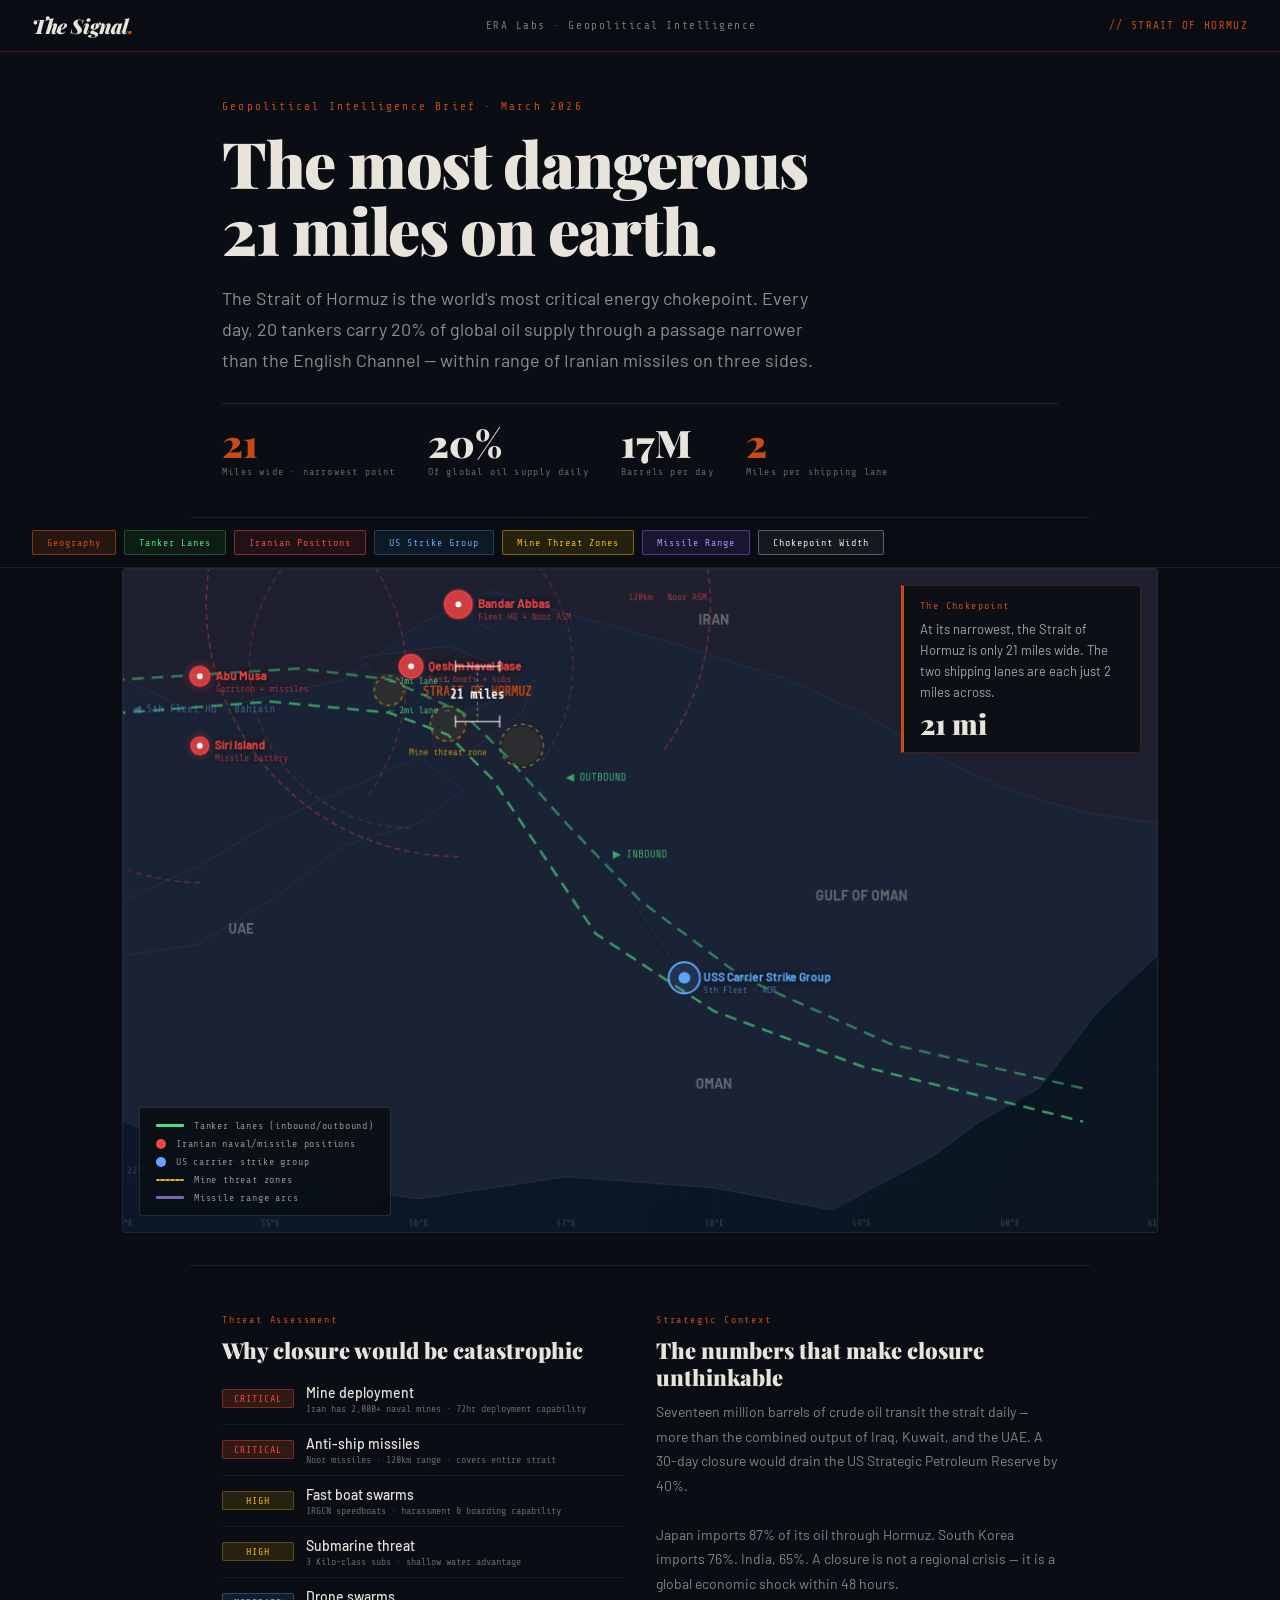
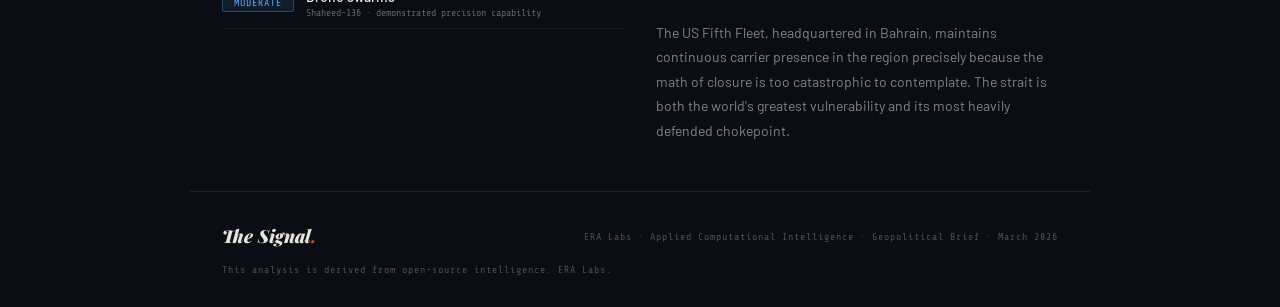
<file: era_hormuz_interactive.html>
<!DOCTYPE html>
<html lang="en">
<head>
<meta charset="UTF-8">
<meta name="viewport" content="width=device-width, initial-scale=1.0">
<title>ERA Labs — Strait of Hormuz Intelligence Brief</title>
<style>
@import url("https://fonts.googleapis.com/css2?family=Playfair+Display:ital,wght@0,400;0,700;0,900;1,400;1,900&family=Share+Tech+Mono&family=Barlow:wght@300;400;500;600&display=swap");
*{box-sizing:border-box;margin:0;padding:0;}
html{scroll-behavior:smooth;}
body{background:#0a0e14;color:#e8e4dc;font-family:'Barlow',sans-serif;overflow-x:hidden;}

/* ── TOP BAR ── */
#topbar{
  position:fixed;top:0;left:0;right:0;z-index:100;
  background:rgba(10,14,20,0.95);
  border-bottom:1px solid rgba(201,74,18,0.3);
  padding:12px 32px;
  display:flex;align-items:center;justify-content:space-between;
  backdrop-filter:blur(8px);
}
.tb-brand{
  font-family:'Playfair Display',serif;
  font-weight:900;font-style:italic;font-size:20px;
  color:#e8e4dc;letter-spacing:-0.02em;
}
.tb-brand span{color:#C94A12;}
.tb-label{
  font-family:'Share Tech Mono',monospace;
  font-size:11px;letter-spacing:0.14em;color:rgba(232,228,220,0.5);
}
.tb-class{
  font-family:'Share Tech Mono',monospace;
  font-size:11px;letter-spacing:0.12em;color:#C94A12;
}

/* ── HERO ── */
#hero{
  padding:100px 32px 40px;
  max-width:900px;margin:0 auto;
  border-bottom:0.5px solid rgba(255,255,255,0.08);
}
.hero-kicker{
  font-family:'Share Tech Mono',monospace;
  font-size:11px;letter-spacing:0.2em;color:#C94A12;
  margin-bottom:16px;
}
.hero-hed{
  font-family:'Playfair Display',serif;
  font-weight:900;font-size:clamp(36px,5vw,64px);
  line-height:1.05;letter-spacing:-0.02em;
  color:#e8e4dc;margin-bottom:20px;
}
.hero-dek{
  font-size:18px;line-height:1.7;
  color:rgba(232,228,220,0.6);max-width:600px;
  margin-bottom:28px;
}
.hero-stats{
  display:flex;gap:32px;flex-wrap:wrap;
  border-top:0.5px solid rgba(255,255,255,0.1);
  padding-top:20px;
}
.hs{text-align:left;}
.hs-num{
  font-family:'Playfair Display',serif;
  font-weight:900;font-size:38px;color:#e8e4dc;
  line-height:1;
}
.hs-num.red{color:#C94A12;}
.hs-label{
  font-family:'Share Tech Mono',monospace;
  font-size:10px;letter-spacing:0.12em;
  color:rgba(232,228,220,0.4);margin-top:4px;
}

/* ── LAYER CONTROLS ── */
#controls{
  position:sticky;top:57px;z-index:90;
  background:rgba(10,14,20,0.95);
  border-bottom:0.5px solid rgba(255,255,255,0.08);
  padding:12px 32px;
  display:flex;gap:8px;flex-wrap:wrap;
  backdrop-filter:blur(8px);
}
.layer-btn{
  font-family:'Share Tech Mono',monospace;
  font-size:10px;letter-spacing:0.1em;
  padding:6px 14px;border-radius:2px;cursor:pointer;
  border:0.5px solid rgba(255,255,255,0.2);
  background:transparent;color:rgba(232,228,220,0.5);
  transition:all 0.2s;
}
.layer-btn:hover{border-color:rgba(255,255,255,0.5);color:#e8e4dc;}
.layer-btn.active{background:rgba(201,74,18,0.15);border-color:rgba(201,74,18,0.6);color:#C94A12;}
.layer-btn.active.green{background:rgba(45,122,45,0.15);border-color:rgba(45,122,45,0.6);color:#4ade80;}
.layer-btn.active.blue{background:rgba(42,95,138,0.15);border-color:rgba(42,95,138,0.6);color:#60a5fa;}
.layer-btn.active.amber{background:rgba(234,179,8,0.12);border-color:rgba(234,179,8,0.5);color:#eab308;}
.layer-btn.active.purple{background:rgba(139,92,246,0.12);border-color:rgba(139,92,246,0.5);color:#a78bfa;}

/* ── MAP SECTION ── */
#map-section{
  padding:0 32px 32px;
  max-width:1100px;margin:0 auto;
}
#map-wrap{
  position:relative;width:100%;
  background:#0d1520;
  border:0.5px solid rgba(255,255,255,0.08);
  border-radius:4px;overflow:hidden;
}
#map-canvas{display:block;width:100%;}

/* ── LEGEND ── */
#legend{
  position:absolute;bottom:16px;left:16px;
  background:rgba(10,14,20,0.88);
  border:0.5px solid rgba(255,255,255,0.12);
  border-radius:3px;padding:12px 16px;
  display:flex;flex-direction:column;gap:7px;
  min-width:200px;
}
.leg-item{display:flex;align-items:center;gap:10px;}
.leg-line{width:28px;height:3px;flex-shrink:0;border-radius:1px;}
.leg-dot{width:10px;height:10px;border-radius:50%;flex-shrink:0;}
.leg-label{
  font-family:'Share Tech Mono',monospace;
  font-size:10px;letter-spacing:0.08em;
  color:rgba(232,228,220,0.6);
}

/* ── ANNOTATION PANEL ── */
#annotation{
  position:absolute;top:16px;right:16px;
  background:rgba(10,14,20,0.9);
  border:0.5px solid rgba(201,74,18,0.3);
  border-left:3px solid #C94A12;
  border-radius:0 3px 3px 0;
  padding:14px 16px;max-width:240px;
  transition:opacity 0.3s;
}
.ann-title{
  font-family:'Share Tech Mono',monospace;
  font-size:10px;letter-spacing:0.14em;color:#C94A12;
  margin-bottom:8px;
}
.ann-body{
  font-family:'Barlow',sans-serif;
  font-size:13px;line-height:1.6;
  color:rgba(232,228,220,0.7);
}
.ann-stat{
  font-family:'Playfair Display',serif;
  font-weight:900;font-size:28px;color:#e8e4dc;
  line-height:1;margin-top:8px;
}

/* ── ANALYSIS SECTION ── */
#analysis{
  max-width:900px;margin:0 auto;
  padding:48px 32px;
  display:grid;grid-template-columns:1fr 1fr;gap:32px;
  border-top:0.5px solid rgba(255,255,255,0.08);
}
.analysis-block{}
.ab-label{
  font-family:'Share Tech Mono',monospace;
  font-size:10px;letter-spacing:0.18em;color:#C94A12;
  margin-bottom:12px;
}
.ab-hed{
  font-family:'Playfair Display',serif;
  font-weight:900;font-size:22px;color:#e8e4dc;
  margin-bottom:10px;line-height:1.2;
}
.ab-body{
  font-size:14px;line-height:1.75;
  color:rgba(232,228,220,0.55);
}
.threat-row{
  display:flex;align-items:center;gap:12px;
  padding:10px 0;
  border-bottom:0.5px solid rgba(255,255,255,0.06);
}
.threat-level{
  font-family:'Share Tech Mono',monospace;
  font-size:10px;letter-spacing:0.1em;
  padding:3px 8px;border-radius:2px;
  flex-shrink:0;min-width:72px;text-align:center;
}
.threat-level.critical{background:rgba(201,74,18,0.2);color:#ef4444;border:0.5px solid rgba(239,68,68,0.4);}
.threat-level.high{background:rgba(234,179,8,0.12);color:#eab308;border:0.5px solid rgba(234,179,8,0.3);}
.threat-level.moderate{background:rgba(96,165,250,0.1);color:#60a5fa;border:0.5px solid rgba(96,165,250,0.3);}
.threat-name{font-size:14px;color:#e8e4dc;font-weight:500;}
.threat-desc{font-family:'Share Tech Mono',monospace;font-size:10px;color:rgba(232,228,220,0.4);margin-top:2px;}

/* ── FOOTER ── */
#foot{
  border-top:0.5px solid rgba(255,255,255,0.08);
  padding:32px;
  display:flex;justify-content:space-between;align-items:center;
  flex-wrap:wrap;gap:16px;
  max-width:900px;margin:0 auto;
}
.foot-brand{
  font-family:'Playfair Display',serif;
  font-weight:900;font-style:italic;
  font-size:18px;color:#e8e4dc;
}
.foot-brand span{color:#C94A12;}
.foot-note{
  font-family:'Share Tech Mono',monospace;
  font-size:10px;letter-spacing:0.1em;
  color:rgba(232,228,220,0.3);
}

@media(max-width:640px){
  #hero,#map-section,#analysis,#foot{padding-left:16px;padding-right:16px;}
  #controls{padding:10px 16px;}
  #analysis{grid-template-columns:1fr;}
  .hero-stats{gap:20px;}
  #legend{display:none;}
  #annotation{max-width:160px;font-size:11px;}
}
</style>
</head>
<body>

<!-- TOP BAR -->
<div id="topbar">
  <div class="tb-brand">The Signal<span>.</span></div>
  <div class="tb-label">ERA Labs · Geopolitical Intelligence</div>
  <div class="tb-class">// STRAIT OF HORMUZ</div>
</div>

<!-- HERO -->
<div id="hero">
  <div class="hero-kicker">Geopolitical Intelligence Brief · March 2026</div>
  <div class="hero-hed">The most dangerous<br>21 miles on earth.</div>
  <div class="hero-dek">The Strait of Hormuz is the world's most critical energy chokepoint. Every day, 20 tankers carry 20% of global oil supply through a passage narrower than the English Channel — within range of Iranian missiles on three sides.</div>
  <div class="hero-stats">
    <div class="hs"><div class="hs-num red">21</div><div class="hs-label">Miles wide · narrowest point</div></div>
    <div class="hs"><div class="hs-num">20%</div><div class="hs-label">Of global oil supply daily</div></div>
    <div class="hs"><div class="hs-num">17M</div><div class="hs-label">Barrels per day</div></div>
    <div class="hs"><div class="hs-num red">2</div><div class="hs-label">Miles per shipping lane</div></div>
  </div>
</div>

<!-- LAYER CONTROLS -->
<div id="controls">
  <button class="layer-btn active" id="btn-geography" onclick="toggleLayer('geography')">Geography</button>
  <button class="layer-btn active green" id="btn-tankers" onclick="toggleLayer('tankers')">Tanker Lanes</button>
  <button class="layer-btn active red" id="btn-iran" onclick="toggleLayer('iran')" style="background:rgba(239,68,68,0.1);border-color:rgba(239,68,68,0.5);color:#ef4444;">Iranian Positions</button>
  <button class="layer-btn active blue" id="btn-us" onclick="toggleLayer('us')">US Strike Group</button>
  <button class="layer-btn active amber" id="btn-mines" onclick="toggleLayer('mines')">Mine Threat Zones</button>
  <button class="layer-btn active purple" id="btn-missiles" onclick="toggleLayer('missiles')">Missile Range</button>
  <button class="layer-btn active" id="btn-width" onclick="toggleLayer('width')" style="background:rgba(255,255,255,0.05);border-color:rgba(255,255,255,0.3);color:#e8e4dc;">Chokepoint Width</button>
</div>

<!-- MAP -->
<div id="map-section">
  <div id="map-wrap">
    <canvas id="map-canvas" width="1060" height="680"></canvas>
    <div id="legend">
      <div class="leg-item"><div class="leg-line" style="background:#4ade80"></div><div class="leg-label">Tanker lanes (inbound/outbound)</div></div>
      <div class="leg-item"><div class="leg-dot" style="background:#ef4444"></div><div class="leg-label">Iranian naval/missile positions</div></div>
      <div class="leg-item"><div class="leg-dot" style="background:#60a5fa"></div><div class="leg-label">US carrier strike group</div></div>
      <div class="leg-item"><div class="leg-line" style="background:rgba(234,179,8,0.7);border:1px dashed #eab308;height:1px"></div><div class="leg-label">Mine threat zones</div></div>
      <div class="leg-item"><div class="leg-line" style="background:rgba(167,139,250,0.7)"></div><div class="leg-label">Missile range arcs</div></div>
    </div>
    <div id="annotation">
      <div class="ann-title" id="ann-title">The Chokepoint</div>
      <div class="ann-body" id="ann-body">At its narrowest, the Strait of Hormuz is only 21 miles wide. The two shipping lanes are each just 2 miles across.</div>
      <div class="ann-stat" id="ann-stat">21 mi</div>
    </div>
  </div>
</div>

<!-- ANALYSIS -->
<div id="analysis">
  <div class="analysis-block">
    <div class="ab-label">Threat Assessment</div>
    <div class="ab-hed">Why closure would be catastrophic</div>
    <div class="threat-row">
      <div><div class="threat-level critical">CRITICAL</div></div>
      <div><div class="threat-name">Mine deployment</div><div class="threat-desc">Iran has 2,000+ naval mines · 72hr deployment capability</div></div>
    </div>
    <div class="threat-row">
      <div><div class="threat-level critical">CRITICAL</div></div>
      <div><div class="threat-name">Anti-ship missiles</div><div class="threat-desc">Noor missiles · 120km range · covers entire strait</div></div>
    </div>
    <div class="threat-row">
      <div><div class="threat-level high">HIGH</div></div>
      <div><div class="threat-name">Fast boat swarms</div><div class="threat-desc">IRGCN speedboats · harassment & boarding capability</div></div>
    </div>
    <div class="threat-row">
      <div><div class="threat-level high">HIGH</div></div>
      <div><div class="threat-name">Submarine threat</div><div class="threat-desc">3 Kilo-class subs · shallow water advantage</div></div>
    </div>
    <div class="threat-row">
      <div><div class="threat-level moderate">MODERATE</div></div>
      <div><div class="threat-name">Drone swarms</div><div class="threat-desc">Shaheed-136 · demonstrated precision capability</div></div>
    </div>
  </div>
  <div class="analysis-block">
    <div class="ab-label">Strategic Context</div>
    <div class="ab-hed">The numbers that make closure unthinkable</div>
    <div class="ab-body">
      Seventeen million barrels of crude oil transit the strait daily — more than the combined output of Iraq, Kuwait, and the UAE. A 30-day closure would drain the US Strategic Petroleum Reserve by 40%.<br><br>
      Japan imports 87% of its oil through Hormuz. South Korea imports 76%. India, 65%. A closure is not a regional crisis — it is a global economic shock within 48 hours.<br><br>
      The US Fifth Fleet, headquartered in Bahrain, maintains continuous carrier presence in the region precisely because the math of closure is too catastrophic to contemplate. The strait is both the world's greatest vulnerability and its most heavily defended chokepoint.
    </div>
  </div>
</div>

<!-- FOOTER -->
<div id="foot">
  <div class="foot-brand">The Signal<span>.</span></div>
  <div class="foot-note">ERA Labs · Applied Computational Intelligence · Geopolitical Brief · March 2026</div>
  <div class="foot-note">This analysis is derived from open-source intelligence. ERA Labs.</div>
</div>

<script>
var C=document.getElementById("map-canvas");
var X=C.getContext("2d");
var W=1060,H=680;

/* Layer visibility state */
var layers={
  geography:true,tankers:true,iran:true,
  us:true,mines:true,missiles:true,width:true
};

/* Animation state */
var T=null,raf=null;
var tankerOffset=0;
var minePhase=0;
var missilePhase=0;
var pulsePhase=0;

/* ── MAP COORDINATE SYSTEM ──
   Covers Gulf of Oman + Persian Gulf + Strait of Hormuz
   Longitude: 54°E to 60°E  → x
   Latitude:  22°N to 27°N  → y  (north = top)
*/
var LON_MIN=54,LON_MAX=61;
var LAT_MIN=21.5,LAT_MAX=27.5;

function lonToX(lon){return (lon-LON_MIN)/(LON_MAX-LON_MIN)*W;}
function latToY(lat){return (1-(lat-LAT_MIN)/(LAT_MAX-LAT_MIN))*H;}
function p(lon,lat){return{x:lonToX(lon),y:latToY(lat)};}

/* ── GEOGRAPHY ── */
/* Land masses as polygon arrays [lon,lat] */

/* Arabian Peninsula (Oman coast) simplified */
var OMAN_COAST=[
  [54.0,22.5],[55.0,22.0],[56.0,21.8],[57.0,22.0],
  [58.0,21.9],[58.8,21.7],[59.5,22.2],[59.8,22.5],
  [60.2,22.8],[60.6,23.5],[61.0,24.0],[61.0,27.5],
  [54.0,27.5]
];

/* Iranian coast simplified */
var IRAN_COAST=[
  [54.0,27.5],[54.0,26.5],[54.5,26.2],[55.5,26.5],
  [56.0,27.0],[56.5,27.3],[57.0,27.1],[57.8,26.8],
  [58.5,26.5],[59.0,26.2],[59.5,25.8],[60.0,25.5],
  [60.5,25.3],[61.0,25.2],[61.0,27.5]
];

/* UAE coast */
var UAE_COAST=[
  [54.0,24.0],[54.5,24.1],[55.0,24.5],[55.5,25.0],
  [56.0,25.2],[56.3,25.5],[56.0,25.8],[55.5,25.5],
  [55.0,25.2],[54.5,24.8],[54.0,24.5]
];

/* Musandam Peninsula (Oman exclave into strait) */
var MUSANDAM=[
  [56.1,26.0],[56.3,26.2],[56.5,26.3],[56.8,26.5],
  [56.7,26.2],[56.5,26.0],[56.3,25.8],[56.1,25.9]
];

/* Qeshm Island (Iran) */
var QESHM=[
  [55.6,26.7],[56.2,26.8],[56.5,26.65],[56.3,26.5],[55.7,26.55]
];

/* Hormuz Island */
var HORMUZ_ISL=[
  [56.42,27.05],[56.5,27.08],[56.55,27.02],[56.48,26.97],[56.4,27.0]
];

function drawPoly(pts,fill,stroke,lw){
  X.beginPath();
  var first=p(pts[0][0],pts[0][1]);
  X.moveTo(first.x,first.y);
  for(var i=1;i<pts.length;i++){var pt=p(pts[i][0],pts[i][1]);X.lineTo(pt.x,pt.y);}
  X.closePath();
  if(fill){X.fillStyle=fill;X.fill();}
  if(stroke){X.strokeStyle=stroke;X.lineWidth=lw||1;X.stroke();}
}

/* ── KEY LOCATIONS ── */
var LOCATIONS={
  /* Iranian positions */
  iranAbu:     {lon:54.52,lat:26.53,name:"Abu Musa\nIran garrison",side:"iran"},
  iranQeshm:   {lon:55.95,lat:26.62,name:"Qeshm\nNaval base",side:"iran"},
  iranBandar:  {lon:56.27,lat:27.18,name:"Bandar Abbas\nHQ + missiles",side:"iran"},
  iranSiri:    {lon:54.52,lat:25.9,name:"Siri Island\nMissile battery",side:"iran"},
  /* US */
  usBahrain:   {lon:50.6,lat:26.2,name:"5th Fleet\nBahrain",side:"us"},
  usCarrier:   {lon:57.8,lat:23.8,name:"USS carrier\nstrike group",side:"us"},
  /* Chokepoint markers */
  hormuzN:     {lon:56.5,lat:26.6,name:"",side:"width"},
  hormuzS:     {lon:56.6,lat:26.1,name:"",side:"width"},
};

/* Tanker route — inbound (south lane) */
var TANKER_IN=[
  [60.5,22.5],[59.0,23.0],[58.0,23.5],[57.2,24.2],
  [56.8,25.0],[56.5,25.6],[56.2,26.0],[55.8,26.2],
  [55.0,26.3],[54.0,26.2],[53.0,26.0],[51.5,26.2]
];
/* Tanker route — outbound (north lane) */
var TANKER_OUT=[
  [51.5,26.5],[53.0,26.4],[54.0,26.5],[55.2,26.6],
  [55.8,26.5],[56.3,26.2],[56.6,25.8],[57.0,25.2],
  [57.5,24.5],[58.2,23.8],[59.2,23.2],[60.5,22.8]
];

/* Mine threat zones — areas near strait entrance */
var MINE_ZONES=[
  {lon:56.2,lat:26.1,r:18,label:"Mine\nthreat zone"},
  {lon:56.7,lat:25.9,r:22,label:""},
  {lon:55.8,lat:26.4,r:15,label:""},
];

/* Missile range arcs from Bandar Abbas and Abu Musa */
var MISSILE_SOURCES=[
  {lon:56.27,lat:27.18,range:1.8,color:"rgba(239,68,68,0.4)",label:"120km · Noor ASM"},
  {lon:54.52,lat:26.53,range:1.4,color:"rgba(239,68,68,0.3)",label:""},
  {lon:55.95,lat:26.62,range:1.2,color:"rgba(239,68,68,0.25)",label:""},
];

/* ── DRAW FUNCTIONS ── */

function drawGeography(){
  /* Sea / water background */
  var seaGrad=X.createLinearGradient(0,0,W,H);
  seaGrad.addColorStop(0,"#0d1a2e");
  seaGrad.addColorStop(1,"#0a1520");
  X.fillStyle=seaGrad;X.fillRect(0,0,W,H);

  /* Grid */
  X.strokeStyle="rgba(255,255,255,0.04)";X.lineWidth=0.5;
  for(var lon=54;lon<=61;lon++){
    var x=lonToX(lon);
    X.beginPath();X.moveTo(x,0);X.lineTo(x,H);X.stroke();
    X.font="10px 'Share Tech Mono',monospace";
    X.fillStyle="rgba(255,255,255,0.18)";X.textAlign="center";
    X.fillText(lon+"\u00b0E",x,H-6);
  }
  for(var lat=22;lat<=27;lat++){
    var y=latToY(lat);
    X.beginPath();X.moveTo(0,y);X.lineTo(W,y);X.stroke();
    X.font="10px 'Share Tech Mono',monospace";
    X.fillStyle="rgba(255,255,255,0.18)";X.textAlign="left";
    X.fillText(lat+"\u00b0N",4,y-3);
  }

  /* Land masses */
  var landFill="#1a2235";var landStroke="#2a3550";
  drawPoly(OMAN_COAST,landFill,landStroke,0.8);
  drawPoly(IRAN_COAST,"#1e2030",landStroke,0.8);
  drawPoly(UAE_COAST,landFill,landStroke,0.8);
  drawPoly(MUSANDAM,"#1c2232",landStroke,0.8);
  drawPoly(QESHM,"#1e2030","#2a3550",0.8);
  drawPoly(HORMUZ_ISL,"#1e2030","#2a3550",0.8);

  /* Country labels */
  X.font="bold 14px 'Barlow',sans-serif";
  X.fillStyle="rgba(232,228,220,0.35)";
  X.textAlign="center";
  var oman=p(58.0,22.8);X.fillText("OMAN",oman.x,oman.y);
  var iran=p(58.0,27.0);X.fillText("IRAN",iran.x,iran.y);
  var uae=p(54.8,24.2);X.fillText("UAE",uae.x,uae.y);
  var gulf=p(52.5,26.0);X.fillText("PERSIAN GULF",gulf.x,gulf.y);
  var gulfO=p(59.0,24.5);X.fillText("GULF OF OMAN",gulfO.x,gulfO.y);

  /* Strait label */
  X.font="bold 13px 'Share Tech Mono',monospace";
  X.fillStyle="rgba(201,74,18,0.9)";
  var straitPt=p(56.4,26.35);
  X.fillText("STRAIT OF HORMUZ",straitPt.x,straitPt.y);
}

function drawTankerLanes(){
  /* Animated dashed line along route */
  var drawLane=function(pts,color,offset){
    X.beginPath();
    var first=p(pts[0][0],pts[0][1]);
    X.moveTo(first.x,first.y);
    for(var i=1;i<pts.length;i++){
      var pt=p(pts[i][0],pts[i][1]);
      X.lineTo(pt.x,pt.y);
    }
    X.strokeStyle=color;
    X.lineWidth=2.5;
    X.setLineDash([12,8]);
    X.lineDashOffset=offset;
    X.stroke();
    X.setLineDash([]);
  };

  drawLane(TANKER_IN,"rgba(74,222,128,0.65)",-tankerOffset);
  drawLane(TANKER_OUT,"rgba(74,222,128,0.5)",tankerOffset);

  /* Arrow indicators */
  X.font="11px 'Share Tech Mono',monospace";
  X.fillStyle="rgba(74,222,128,0.7)";
  var inMid=p(57.5,24.8);
  X.textAlign="center";
  X.fillText("▶ INBOUND",inMid.x,inMid.y-10);
  var outMid=p(57.2,25.5);
  X.fillText("◀ OUTBOUND",outMid.x,outMid.y-10);
}

function drawIranPositions(){
  var iranPts=[
    {lon:54.52,lat:26.53,name:"Abu Musa",sub:"Garrison + missiles",r:10},
    {lon:55.95,lat:26.62,name:"Qeshm Naval Base",sub:"Fast boats + subs",r:12},
    {lon:56.27,lat:27.18,name:"Bandar Abbas",sub:"Fleet HQ + Noor ASM",r:14},
    {lon:54.52,lat:25.9, name:"Siri Island",sub:"Missile battery",r:9},
  ];

  iranPts.forEach(function(pt){
    var sc=p(pt.lon,pt.lat);
    /* Pulse */
    var pulse=1+Math.sin(pulsePhase+pt.lon)*0.4;
    X.beginPath();X.arc(sc.x,sc.y,pt.r*pulse*1.8,0,Math.PI*2);
    X.fillStyle="rgba(239,68,68,0.08)";X.fill();
    X.beginPath();X.arc(sc.x,sc.y,pt.r*1.2,0,Math.PI*2);
    X.fillStyle="rgba(239,68,68,0.15)";X.fill();
    /* Dot */
    X.beginPath();X.arc(sc.x,sc.y,pt.r,0,Math.PI*2);
    X.fillStyle="rgba(239,68,68,0.8)";X.fill();
    X.strokeStyle="#ef4444";X.lineWidth=1.5;X.stroke();
    /* Star center */
    X.beginPath();X.arc(sc.x,sc.y,3,0,Math.PI*2);
    X.fillStyle="#fff";X.fill();
    /* Label */
    X.font="bold 12px 'Barlow',sans-serif";
    X.fillStyle="#ef4444";X.textAlign="left";
    X.shadowColor="rgba(0,0,0,0.9)";X.shadowBlur=6;
    X.fillText(pt.name,sc.x+pt.r+6,sc.y+4);
    X.font="10px 'Share Tech Mono',monospace";
    X.fillStyle="rgba(239,68,68,0.6)";
    X.fillText(pt.sub,sc.x+pt.r+6,sc.y+16);
    X.shadowBlur=0;
  });
}

function drawUSPositions(){
  /* Carrier in Gulf of Oman */
  var carrier=p(57.8,23.8);
  /* Carrier symbol */
  X.beginPath();X.arc(carrier.x,carrier.y,16,0,Math.PI*2);
  X.fillStyle="rgba(96,165,250,0.12)";X.fill();
  X.strokeStyle="#60a5fa";X.lineWidth=2;X.stroke();
  X.beginPath();X.arc(carrier.x,carrier.y,6,0,Math.PI*2);
  X.fillStyle="#60a5fa";X.fill();
  X.font="bold 12px 'Barlow',sans-serif";
  X.fillStyle="#60a5fa";X.textAlign="left";
  X.shadowColor="rgba(0,0,0,0.9)";X.shadowBlur=6;
  X.fillText("USS Carrier Strike Group",carrier.x+20,carrier.y+4);
  X.font="10px 'Share Tech Mono',monospace";
  X.fillStyle="rgba(96,165,250,0.6)";
  X.fillText("5th Fleet · AOR",carrier.x+20,carrier.y+16);

  /* Fifth Fleet Bahrain — off left edge indicator */
  X.font="11px 'Share Tech Mono',monospace";
  X.fillStyle="rgba(96,165,250,0.5)";X.textAlign="left";
  X.fillText("◀ 5th Fleet HQ · Bahrain",10,latToY(26.2));

  /* Line from carrier toward strait */
  X.beginPath();
  X.moveTo(carrier.x,carrier.y);
  var straitEntry=p(57.2,25.0);
  X.lineTo(straitEntry.x,straitEntry.y);
  X.strokeStyle="rgba(96,165,250,0.2)";
  X.lineWidth=1;X.setLineDash([4,6]);X.stroke();X.setLineDash([]);
  X.shadowBlur=0;
}

function drawMineZones(){
  MINE_ZONES.forEach(function(z){
    var zp=p(z.lon,z.lat);
    var pulse=1+Math.sin(minePhase+z.lon*2)*0.15;
    /* Hazard fill */
    X.beginPath();X.arc(zp.x,zp.y,z.r*pulse,0,Math.PI*2);
    X.fillStyle="rgba(234,179,8,0.08)";X.fill();
    /* Dashed border */
    X.beginPath();X.arc(zp.x,zp.y,z.r,0,Math.PI*2);
    X.strokeStyle="rgba(234,179,8,0.55)";
    X.lineWidth=1.5;X.setLineDash([4,4]);X.stroke();X.setLineDash([]);
    if(z.label){
      X.font="10px 'Share Tech Mono',monospace";
      X.fillStyle="rgba(234,179,8,0.7)";X.textAlign="center";
      X.fillText(z.label,zp.x,zp.y+z.r+14);
    }
  });
}

function drawMissileRanges(){
  MISSILE_SOURCES.forEach(function(ms,i){
    var sp=p(ms.lon,ms.lat);
    /* Convert range in degrees to pixels approx */
    var rangeX=ms.range/(LON_MAX-LON_MIN)*W;
    var progress=(Math.sin(missilePhase*0.4+i)+1)/2;
    var drawR=rangeX*(0.7+progress*0.3);
    X.beginPath();X.arc(sp.x,sp.y,drawR,Math.PI*0.5,Math.PI*2.2);
    X.strokeStyle=ms.color;X.lineWidth=1.5;
    X.setLineDash([6,4]);X.stroke();X.setLineDash([]);
    if(ms.label){
      X.font="10px 'Share Tech Mono',monospace";
      X.fillStyle="rgba(239,68,68,0.6)";X.textAlign="right";
      X.fillText(ms.label,sp.x+drawR-4,sp.y-4);
    }
  });
}

function drawChokeWidth(){
  /* North shore of strait */
  var n1=p(56.25,26.62);
  var n2=p(56.55,26.62);
  /* South shore */
  var s1=p(56.25,26.12);
  var s2=p(56.55,26.12);

  /* Bracket lines */
  X.strokeStyle="rgba(255,255,255,0.7)";X.lineWidth=1.5;
  /* North bracket */
  X.beginPath();X.moveTo(n1.x,n1.y);X.lineTo(n2.x,n2.y);X.stroke();
  X.beginPath();X.moveTo(n1.x,n1.y-6);X.lineTo(n1.x,n1.y+6);X.stroke();
  X.beginPath();X.moveTo(n2.x,n2.y-6);X.lineTo(n2.x,n2.y+6);X.stroke();
  /* South bracket */
  X.beginPath();X.moveTo(s1.x,s1.y);X.lineTo(s2.x,s2.y);X.stroke();
  X.beginPath();X.moveTo(s1.x,s1.y-6);X.lineTo(s1.x,s1.y+6);X.stroke();
  X.beginPath();X.moveTo(s2.x,s2.y-6);X.lineTo(s2.x,s2.y+6);X.stroke();

  /* Vertical measurement line */
  var midX=(n1.x+n2.x)/2;
  X.beginPath();X.moveTo(midX,n1.y);X.lineTo(midX,s1.y);
  X.strokeStyle="rgba(255,255,255,0.4)";X.setLineDash([3,3]);X.stroke();X.setLineDash([]);

  /* Width label */
  X.font="bold 13px 'Share Tech Mono',monospace";
  X.fillStyle="#fff";X.textAlign="center";
  X.shadowColor="rgba(0,0,0,0.9)";X.shadowBlur=8;
  X.fillText("21 miles",midX,(n1.y+s1.y)/2+5);
  X.shadowBlur=0;

  /* Lane annotations */
  X.font="10px 'Share Tech Mono',monospace";
  X.fillStyle="rgba(74,222,128,0.8)";
  X.fillText("← 2mi lane →",midX-60,s1.y-8);
  X.fillText("← 2mi lane →",midX-60,n1.y+18);
}

/* ── MAIN DRAW ── */
function draw(ts){
  if(!T)T=ts;
  var elapsed=ts-T;
  tankerOffset=(elapsed*0.04)%20;
  minePhase=elapsed*0.002;
  missilePhase=elapsed*0.001;
  pulsePhase=elapsed*0.003;

  X.clearRect(0,0,W,H);

  if(layers.geography) drawGeography();
  else{X.fillStyle="#0a1520";X.fillRect(0,0,W,H);}

  if(layers.missiles)  drawMissileRanges();
  if(layers.mines)     drawMineZones();
  if(layers.tankers)   drawTankerLanes();
  if(layers.iran)      drawIranPositions();
  if(layers.us)        drawUSPositions();
  if(layers.width)     drawChokeWidth();

  raf=requestAnimationFrame(draw);
}

/* ── LAYER TOGGLE ── */
function toggleLayer(name){
  layers[name]=!layers[name];
  var btn=document.getElementById("btn-"+name);
  if(layers[name]){
    btn.classList.add("active");
    if(name==="tankers")btn.classList.add("green");
    if(name==="us")btn.classList.add("blue");
    if(name==="mines")btn.classList.add("amber");
    if(name==="missiles")btn.classList.add("purple");
  }else{
    btn.classList.remove("active","green","blue","amber","purple");
  }
  /* Update annotation */
  updateAnnotation(name,layers[name]);
}

function updateAnnotation(layer,active){
  var titles={
    tankers:"Tanker Traffic",iran:"Iranian Threat",
    us:"US Presence",mines:"Mine Threat Zones",
    missiles:"Missile Coverage",width:"Chokepoint Width",
    geography:"Geography"
  };
  var bodies={
    tankers:"17 million barrels per day transit through two 2-mile-wide lanes. Each lane carries traffic in one direction only.",
    iran:"Iran controls three islands inside the strait and maintains missile batteries capable of striking any vessel in the waterway.",
    us:"The USS carrier strike group in the Gulf of Oman is the primary deterrent. Response time to the strait: under 2 hours.",
    mines:"Iran's mine warfare capability is assessed as its most asymmetric threat. 2,000+ mines in inventory.",
    missiles:"The Noor anti-ship missile has a 120km range — covering the entire strait from a single battery.",
    width:"At its narrowest, 21 miles total. The shipping lanes are each 2 miles wide. A supertanker is 1,300 feet long.",
    geography:"The Persian Gulf connects to the Indian Ocean only through the Strait of Hormuz."
  };
  var stats={
    tankers:"17M bbl/day",iran:"120km range",us:"2hr response",
    mines:"2,000+ mines",missiles:"3 batteries",
    width:"21 mi wide",geography:""
  };
  if(active){
    document.getElementById("ann-title").textContent=titles[layer]||"";
    document.getElementById("ann-body").textContent=bodies[layer]||"";
    document.getElementById("ann-stat").textContent=stats[layer]||"";
  }
}

/* Start */
requestAnimationFrame(draw);
</script>
</body>
</html>
</file>
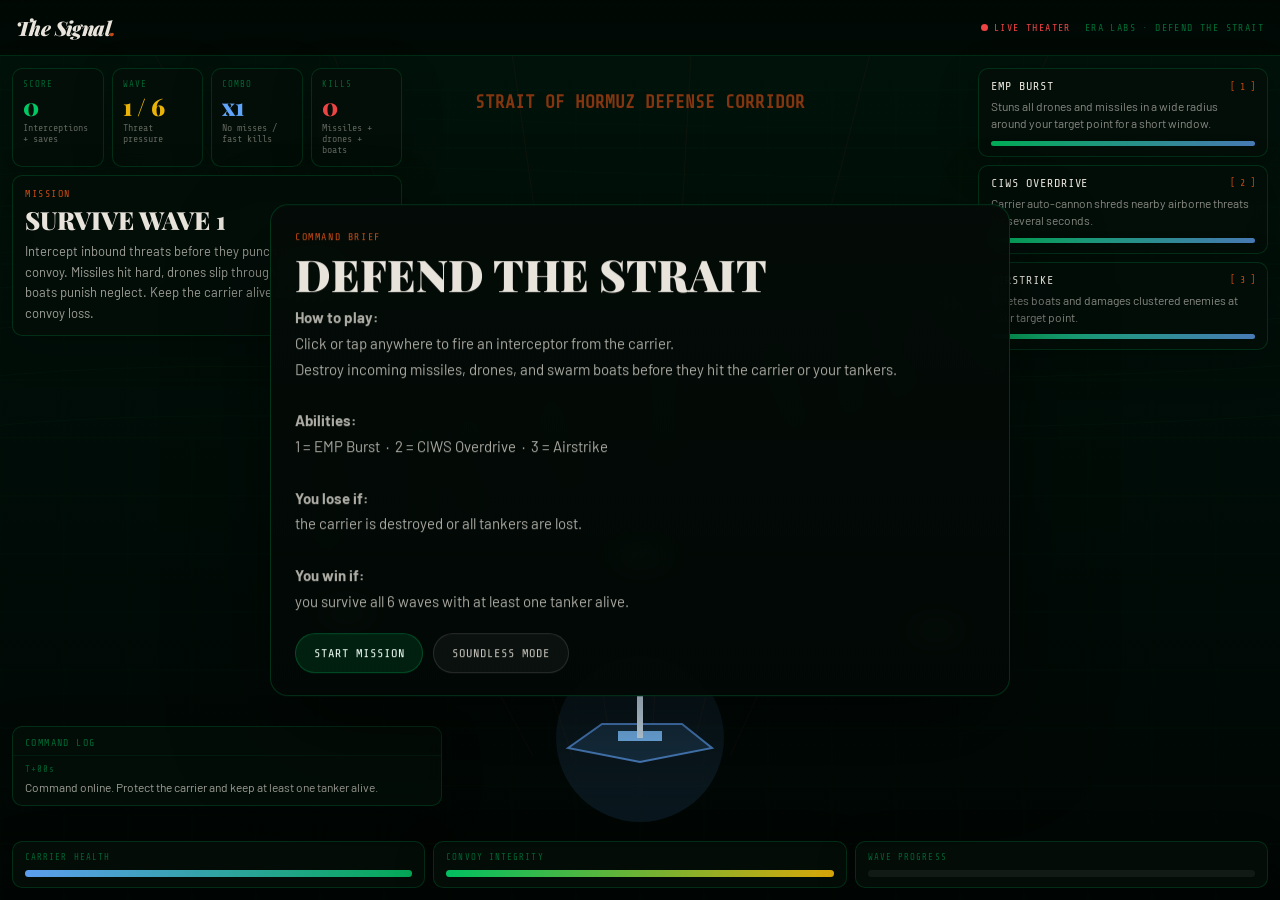
<file: era_intel_map.html>
<!DOCTYPE html>
<html lang="en">
<head>
<meta charset="UTF-8" />
<meta
  name="viewport"
  content="width=device-width, initial-scale=1.0, maximum-scale=1.0, user-scalable=no"
/>
<title>The Signal — Defend the Strait</title>
<style>
@import url("https://fonts.googleapis.com/css2?family=Playfair+Display:ital,wght@0,900;1,900&family=Share+Tech+Mono&family=Barlow:wght@300;400;500;600;700&display=swap");

:root{
  --bg:#020904;
  --panel:rgba(4,14,8,0.88);
  --stroke:rgba(0,200,100,0.18);
  --grn:#00c864;
  --grn2:rgba(0,200,100,0.5);
  --red:#ef4444;
  --amber:#eab308;
  --blue:#60a5fa;
  --ink:#e8e4dc;
  --muted:rgba(232,228,220,0.62);
  --accent:#C94A12;
}

*{box-sizing:border-box;margin:0;padding:0;-webkit-tap-highlight-color:transparent;}
html,body{
  width:100%;
  height:100%;
  overflow:hidden;
  background:var(--bg);
  color:var(--ink);
  font-family:'Share Tech Mono',monospace;
}

#game-wrap{
  position:fixed;
  inset:0;
  overflow:hidden;
  background:
    radial-gradient(circle at 50% 20%, rgba(0,200,100,0.06), transparent 36%),
    radial-gradient(circle at 80% 18%, rgba(96,165,250,0.06), transparent 24%),
    linear-gradient(180deg, #04150d 0%, #010603 100%);
}

#game{
  position:absolute;
  inset:0;
  display:block;
  width:100%;
  height:100%;
}

#topbar{
  position:fixed;
  top:0;left:0;right:0;
  z-index:20;
  height:56px;
  padding:0 16px;
  display:flex;
  align-items:center;
  justify-content:space-between;
  background:linear-gradient(180deg, rgba(0,8,4,0.95), rgba(0,8,4,0.82));
  border-bottom:1px solid rgba(0,200,100,0.18);
  backdrop-filter:blur(10px);
}
.brand{
  font-family:'Playfair Display',serif;
  font-style:italic;
  font-weight:900;
  letter-spacing:-0.03em;
  font-size:20px;
}
.brand span{color:var(--accent);}
.top-right{
  display:flex;
  gap:14px;
  align-items:center;
}
.live-pill{
  display:flex;
  align-items:center;
  gap:6px;
  color:var(--red);
  font-size:10px;
  letter-spacing:0.14em;
}
.live-dot{
  width:7px;height:7px;border-radius:50%;
  background:var(--red);
  animation:blink 1.15s infinite ease;
}
@keyframes blink{0%,100%{opacity:1}50%{opacity:0.22}}

#hud{
  position:fixed;
  top:68px;
  left:12px;
  z-index:20;
  width:min(390px, calc(100vw - 24px));
  display:flex;
  flex-direction:column;
  gap:8px;
}

.hud-grid{
  display:grid;
  grid-template-columns:repeat(4,1fr);
  gap:8px;
}
.card{
  background:var(--panel);
  border:1px solid var(--stroke);
  border-radius:10px;
  padding:10px 10px 11px;
  box-shadow:0 10px 40px rgba(0,0,0,0.24);
  backdrop-filter:blur(8px);
}
.k{
  font-size:9px;
  letter-spacing:0.12em;
  color:rgba(0,200,100,0.46);
  margin-bottom:5px;
}
.v{
  font-family:'Playfair Display',serif;
  font-weight:900;
  font-size:24px;
  line-height:1;
}
.v.green{color:var(--grn);}
.v.red{color:var(--red);}
.v.amber{color:var(--amber);}
.v.blue{color:var(--blue);}
.sub{
  margin-top:4px;
  color:rgba(232,228,220,0.4);
  font-size:10px;
}

.panel{
  background:var(--panel);
  border:1px solid var(--stroke);
  border-radius:10px;
  padding:12px;
  backdrop-filter:blur(8px);
  box-shadow:0 10px 40px rgba(0,0,0,0.24);
}
.panel-title{
  font-size:10px;
  letter-spacing:0.15em;
  color:var(--accent);
  margin-bottom:8px;
}
.big{
  font-family:'Playfair Display',serif;
  font-size:25px;
  line-height:1.04;
  font-weight:900;
  margin-bottom:8px;
}
.copy{
  font-family:'Barlow',sans-serif;
  font-size:13px;
  line-height:1.58;
  color:rgba(232,228,220,0.68);
}

#ability-panel{
  position:fixed;
  right:12px;
  top:68px;
  z-index:20;
  width:min(290px, calc(100vw - 24px));
  display:flex;
  flex-direction:column;
  gap:8px;
}

.ability{
  background:var(--panel);
  border:1px solid var(--stroke);
  border-radius:10px;
  padding:10px 12px;
  backdrop-filter:blur(8px);
  box-shadow:0 10px 40px rgba(0,0,0,0.24);
}
.ability-row{
  display:flex;
  align-items:center;
  justify-content:space-between;
  gap:12px;
}
.ability-name{
  font-size:12px;
  color:var(--ink);
  letter-spacing:0.08em;
}
.ability-key{
  color:var(--accent);
  font-size:10px;
}
.ability-desc{
  margin-top:5px;
  font-family:'Barlow',sans-serif;
  font-size:12px;
  line-height:1.45;
  color:rgba(232,228,220,0.58);
}
.cooldown{
  margin-top:8px;
  height:5px;
  background:rgba(255,255,255,0.05);
  border-radius:999px;
  overflow:hidden;
}
.cooldown-fill{
  height:100%;
  width:100%;
  background:linear-gradient(90deg, rgba(0,200,100,0.85), rgba(96,165,250,0.7));
  transform-origin:left center;
}

#bottom-bar{
  position:fixed;
  left:12px;
  right:12px;
  bottom:12px;
  z-index:20;
  display:flex;
  gap:8px;
  align-items:stretch;
}
.bottom-card{
  flex:1;
  background:var(--panel);
  border:1px solid var(--stroke);
  border-radius:10px;
  padding:10px 12px;
  backdrop-filter:blur(8px);
  box-shadow:0 10px 40px rgba(0,0,0,0.24);
}
.progress{
  height:7px;
  background:rgba(255,255,255,0.06);
  border-radius:999px;
  overflow:hidden;
  margin-top:8px;
}
.fill{
  height:100%;
  width:0%;
  background:linear-gradient(90deg, rgba(0,200,100,0.95), rgba(234,179,8,0.92));
}
.health-red{background:linear-gradient(90deg, rgba(239,68,68,0.95), rgba(234,179,8,0.92));}
.health-blue{background:linear-gradient(90deg, rgba(96,165,250,0.95), rgba(0,200,100,0.82));}

#log{
  position:fixed;
  left:12px;
  bottom:94px;
  width:min(430px, calc(100vw - 24px));
  max-height:168px;
  overflow:hidden;
  z-index:20;
  background:var(--panel);
  border:1px solid var(--stroke);
  border-radius:10px;
  box-shadow:0 10px 40px rgba(0,0,0,0.24);
  backdrop-filter:blur(8px);
}
.log-head{
  padding:10px 12px 7px;
  font-size:10px;
  letter-spacing:0.14em;
  color:rgba(0,200,100,0.48);
}
#log-items{
  max-height:126px;
  overflow:auto;
}
.log-item{
  padding:8px 12px 9px;
  border-top:1px solid rgba(0,200,100,0.08);
}
.log-time{
  font-size:9px;
  color:rgba(0,200,100,0.42);
  letter-spacing:0.12em;
  margin-bottom:4px;
}
.log-text{
  font-family:'Barlow',sans-serif;
  font-size:12px;
  line-height:1.5;
  color:rgba(232,228,220,0.68);
}

#center-msg{
  position:fixed;
  left:50%;
  top:50%;
  transform:translate(-50%,-50%);
  z-index:30;
  min-width:min(740px, calc(100vw - 30px));
  max-width:min(740px, calc(100vw - 30px));
  background:linear-gradient(180deg, rgba(4,12,8,0.96), rgba(2,8,5,0.95));
  border:1px solid rgba(0,200,100,0.22);
  border-radius:18px;
  padding:26px 24px 22px;
  box-shadow:0 40px 100px rgba(0,0,0,0.46);
  backdrop-filter:blur(12px);
}
#center-msg.hidden{display:none;}
.msg-kicker{
  font-size:10px;
  letter-spacing:0.16em;
  color:var(--accent);
  margin-bottom:10px;
}
.msg-title{
  font-family:'Playfair Display',serif;
  font-size:44px;
  line-height:0.98;
  font-weight:900;
  margin-bottom:10px;
}
.msg-copy{
  font-family:'Barlow',sans-serif;
  font-size:15px;
  line-height:1.72;
  color:rgba(232,228,220,0.74);
  max-width:680px;
}
.msg-actions{
  display:flex;
  gap:10px;
  margin-top:18px;
  flex-wrap:wrap;
}
.btn{
  appearance:none;
  border:none;
  cursor:pointer;
  background:rgba(0,200,100,0.12);
  color:#f1fff7;
  border:1px solid rgba(0,200,100,0.28);
  border-radius:999px;
  padding:12px 18px;
  font-family:'Share Tech Mono',monospace;
  font-size:12px;
  letter-spacing:0.08em;
}
.btn.secondary{
  background:rgba(255,255,255,0.04);
  border-color:rgba(255,255,255,0.12);
  color:rgba(232,228,220,0.85);
}

#flash{
  position:fixed;
  inset:0;
  pointer-events:none;
  z-index:25;
  opacity:0;
  background:radial-gradient(circle at center, rgba(255,255,255,0.16), rgba(255,255,255,0.02) 30%, transparent 58%);
}
#flash.show{
  animation:flash .3s ease;
}
@keyframes flash{
  0%{opacity:0}
  30%{opacity:1}
  100%{opacity:0}
}

#crosshair{
  position:fixed;
  left:0;top:0;
  width:26px;height:26px;
  margin-left:-13px;margin-top:-13px;
  pointer-events:none;
  z-index:22;
  opacity:0;
}
#crosshair.show{opacity:1;}
.cross{
  position:absolute;inset:0;border-radius:50%;
  border:1px solid rgba(255,255,255,0.34);
}
.cross:before,.cross:after{
  content:"";
  position:absolute;
  background:rgba(255,255,255,0.45);
}
.cross:before{left:50%;top:2px;bottom:2px;width:1px;transform:translateX(-50%);}
.cross:after{top:50%;left:2px;right:2px;height:1px;transform:translateY(-50%);}

@media (max-width: 1024px){
  #hud{width:min(360px, calc(100vw - 24px));}
  #ability-panel{width:min(260px, calc(100vw - 24px));}
  .hud-grid{grid-template-columns:repeat(2,1fr);}
  .v{font-size:20px;}
}

@media (max-width: 820px){
  #ability-panel{
    top:auto;
    right:12px;
    bottom:94px;
    width:min(320px, calc(100vw - 24px));
  }
  #log{
    width:min(340px, calc(100vw - 24px));
    max-height:132px;
  }
  #bottom-bar{
    flex-direction:column;
  }
  #center-msg{
    padding:22px 18px 18px;
  }
  .msg-title{font-size:34px;}
  .msg-copy{font-size:14px;}
}

@media (max-width: 640px){
  #topbar{height:52px;padding:0 12px;}
  .brand{font-size:18px;}
  #hud{top:60px;left:10px;width:calc(100vw - 20px);}
  #ability-panel{
    left:10px;right:10px;width:auto;
    top:auto;bottom:138px;
  }
  #log{
    left:10px;width:calc(100vw - 20px);bottom:212px;
  }
  #bottom-bar{left:10px;right:10px;bottom:10px;}
  .ability-desc,.copy,.log-text{font-size:11px;}
  .msg-title{font-size:28px;}
  .msg-copy{font-size:13px;}
}
</style>
</head>
<body>
<div id="game-wrap">
  <canvas id="game"></canvas>
</div>

<div id="topbar">
  <div class="brand">The Signal<span>.</span></div>
  <div class="top-right">
    <div class="live-pill"><div class="live-dot"></div>LIVE THEATER</div>
    <div style="font-size:10px;letter-spacing:.14em;color:rgba(0,200,100,.52)">ERA LABS · DEFEND THE STRAIT</div>
  </div>
</div>

<div id="hud">
  <div class="hud-grid">
    <div class="card">
      <div class="k">SCORE</div>
      <div class="v green" id="scoreVal">0</div>
      <div class="sub">Interceptions + saves</div>
    </div>
    <div class="card">
      <div class="k">WAVE</div>
      <div class="v amber" id="waveVal">1 / 6</div>
      <div class="sub">Threat pressure</div>
    </div>
    <div class="card">
      <div class="k">COMBO</div>
      <div class="v blue" id="comboVal">x1</div>
      <div class="sub">No misses / fast kills</div>
    </div>
    <div class="card">
      <div class="k">KILLS</div>
      <div class="v red" id="killsVal">0</div>
      <div class="sub">Missiles + drones + boats</div>
    </div>
  </div>

  <div class="panel">
    <div class="panel-title">MISSION</div>
    <div class="big" id="missionTitle">KEEP THE CORRIDOR OPEN</div>
    <div class="copy" id="missionCopy">
      Protect the carrier, escort the tankers through the Strait of Hormuz, and survive all six waves. Missiles, drones, and swarm boats will try to break the convoy. If the carrier is destroyed or every tanker is lost, the mission fails.
    </div>
  </div>
</div>

<div id="ability-panel">
  <div class="ability">
    <div class="ability-row">
      <div class="ability-name">EMP BURST</div>
      <div class="ability-key">[ 1 ]</div>
    </div>
    <div class="ability-desc">Stuns all drones and missiles in a wide radius around your target point for a short window.</div>
    <div class="cooldown"><div class="cooldown-fill" id="cd1"></div></div>
  </div>
  <div class="ability">
    <div class="ability-row">
      <div class="ability-name">CIWS OVERDRIVE</div>
      <div class="ability-key">[ 2 ]</div>
    </div>
    <div class="ability-desc">Carrier auto-cannon shreds nearby airborne threats for several seconds.</div>
    <div class="cooldown"><div class="cooldown-fill" id="cd2"></div></div>
  </div>
  <div class="ability">
    <div class="ability-row">
      <div class="ability-name">AIRSTRIKE</div>
      <div class="ability-key">[ 3 ]</div>
    </div>
    <div class="ability-desc">Deletes boats and damages clustered enemies at your target point.</div>
    <div class="cooldown"><div class="cooldown-fill" id="cd3"></div></div>
  </div>
</div>

<div id="log">
  <div class="log-head">COMMAND LOG</div>
  <div id="log-items"></div>
</div>

<div id="bottom-bar">
  <div class="bottom-card">
    <div class="k">CARRIER HEALTH</div>
    <div class="progress"><div class="fill health-blue" id="carrierBar"></div></div>
  </div>
  <div class="bottom-card">
    <div class="k">CONVOY INTEGRITY</div>
    <div class="progress"><div class="fill" id="convoyBar"></div></div>
  </div>
  <div class="bottom-card">
    <div class="k">WAVE PROGRESS</div>
    <div class="progress"><div class="fill health-red" id="waveBar"></div></div>
  </div>
</div>

<div id="center-msg">
  <div class="msg-kicker">COMMAND BRIEF</div>
  <div class="msg-title">DEFEND THE STRAIT</div>
  <div class="msg-copy">
    <strong>How to play:</strong><br>
    Click or tap anywhere to fire an interceptor from the carrier.<br>
    Destroy incoming missiles, drones, and swarm boats before they hit the carrier or your tankers.<br><br>
    <strong>Abilities:</strong><br>
    1 = EMP Burst &nbsp;·&nbsp; 2 = CIWS Overdrive &nbsp;·&nbsp; 3 = Airstrike<br><br>
    <strong>You lose if:</strong><br>
    the carrier is destroyed or all tankers are lost.<br><br>
    <strong>You win if:</strong><br>
    you survive all 6 waves with at least one tanker alive.
  </div>
  <div class="msg-actions">
    <button class="btn" id="startBtn">START MISSION</button>
    <button class="btn secondary" id="muteBtn">SOUNDLESS MODE</button>
  </div>
</div>

<div id="flash"></div>
<div id="crosshair"><div class="cross"></div></div>

<script>
const canvas = document.getElementById('game');
const ctx = canvas.getContext('2d');

let W = 0;
let H = 0;
let DPR = Math.max(1, Math.min(2, window.devicePixelRatio || 1));

function resize() {
  W = window.innerWidth;
  H = window.innerHeight;
  canvas.width = Math.floor(W * DPR);
  canvas.height = Math.floor(H * DPR);
  canvas.style.width = W + 'px';
  canvas.style.height = H + 'px';
  ctx.setTransform(DPR, 0, 0, DPR, 0, 0);
}
resize();
window.addEventListener('resize', resize);

const ui = {
  scoreVal: document.getElementById('scoreVal'),
  waveVal: document.getElementById('waveVal'),
  comboVal: document.getElementById('comboVal'),
  killsVal: document.getElementById('killsVal'),
  carrierBar: document.getElementById('carrierBar'),
  convoyBar: document.getElementById('convoyBar'),
  waveBar: document.getElementById('waveBar'),
  missionTitle: document.getElementById('missionTitle'),
  missionCopy: document.getElementById('missionCopy'),
  cd1: document.getElementById('cd1'),
  cd2: document.getElementById('cd2'),
  cd3: document.getElementById('cd3'),
  centerMsg: document.getElementById('center-msg'),
  startBtn: document.getElementById('startBtn'),
  muteBtn: document.getElementById('muteBtn'),
  logItems: document.getElementById('log-items'),
  flash: document.getElementById('flash'),
  crosshair: document.getElementById('crosshair')
};

function clamp(v, min, max){ return Math.max(min, Math.min(max, v)); }
function lerp(a,b,t){ return a + (b-a)*t; }
function dist(a,b){ return Math.hypot(a.x-b.x, a.y-b.y); }
function rand(min, max){ return Math.random() * (max - min) + min; }
function randi(min, max){ return Math.floor(rand(min, max + 1)); }

const game = {
  running: false,
  paused: false,
  muted: true,
  time: 0,
  score: 0,
  kills: 0,
  combo: 1,
  comboTimer: 0,
  wave: 1,
  maxWaves: 6,
  waveDuration: 34,
  waveTime: 0,
  ended: false,
  result: '',
  carrier: null,
  tankers: [],
  missiles: [],
  drones: [],
  boats: [],
  interceptors: [],
  explosions: [],
  particles: [],
  ripples: [],
  effects: {
    ciws: 0
  },
  abilities: {
    emp: { cd: 18, timer: 0 },
    ciws: { cd: 24, timer: 0 },
    airstrike: { cd: 28, timer: 0 }
  },
  spawn: {
    missile: 0,
    drone: 0,
    boat: 0
  }
};

function addLog(text){
  const item = document.createElement('div');
  item.className = 'log-item';
  item.innerHTML = `
    <div class="log-time">T+${Math.floor(game.time).toString().padStart(2, '0')}s</div>
    <div class="log-text">${text}</div>
  `;
  ui.logItems.prepend(item);
  while(ui.logItems.children.length > 8){
    ui.logItems.removeChild(ui.logItems.lastChild);
  }
}

function flash(){
  ui.flash.classList.remove('show');
  void ui.flash.offsetWidth;
  ui.flash.classList.add('show');
}

function setCenterMessage(kicker, title, copy, buttons){
  ui.centerMsg.classList.remove('hidden');
  ui.centerMsg.innerHTML = `
    <div class="msg-kicker">${kicker}</div>
    <div class="msg-title">${title}</div>
    <div class="msg-copy">${copy}</div>
    <div class="msg-actions">${buttons}</div>
  `;
}

function hideCenterMessage(){
  ui.centerMsg.classList.add('hidden');
}

function updateUI(){
  ui.scoreVal.textContent = Math.floor(game.score).toLocaleString();
  ui.waveVal.textContent = `${game.wave} / ${game.maxWaves}`;
  ui.comboVal.textContent = `x${game.combo.toFixed(1).replace('.0','')}`;
  ui.killsVal.textContent = game.kills;
  ui.carrierBar.style.width = `${game.carrier ? clamp(game.carrier.hp / game.carrier.maxHp * 100, 0, 100) : 0}%`;

  const convoyHp = game.tankers.reduce((sum,t)=>sum + Math.max(0, t.hp), 0);
  const convoyMax = game.tankers.reduce((sum,t)=>sum + t.maxHp, 0) || 1;
  ui.convoyBar.style.width = `${clamp(convoyHp / convoyMax * 100, 0, 100)}%`;

  const waveProgress = clamp(game.waveTime / game.waveDuration * 100, 0, 100);
  ui.waveBar.style.width = `${waveProgress}%`;

  ui.cd1.style.transform = `scaleX(${1 - clamp(game.abilities.emp.timer / game.abilities.emp.cd, 0, 1)})`;
  ui.cd2.style.transform = `scaleX(${1 - clamp(game.abilities.ciws.timer / game.abilities.ciws.cd, 0, 1)})`;
  ui.cd3.style.transform = `scaleX(${1 - clamp(game.abilities.airstrike.timer / game.abilities.airstrike.cd, 0, 1)})`;
}

function resetGame(){
  game.running = false;
  game.paused = false;
  game.time = 0;
  game.score = 0;
  game.kills = 0;
  game.combo = 1;
  game.comboTimer = 0;
  game.wave = 1;
  game.waveTime = 0;
  game.ended = false;
  game.result = '';

  game.carrier = {
    x: W * 0.5,
    y: H * 0.82,
    hp: 220,
    maxHp: 220,
    turretAngle: -Math.PI / 2,
    hitFlash: 0
  };

  game.tankers = [
    { x: W * 0.27, y: H * 0.68, w: 58, h: 20, hp: 100, maxHp: 100, speed: 14, alive: true, hitFlash: 0 },
    { x: W * 0.5,  y: H * 0.62, w: 62, h: 22, hp: 100, maxHp: 100, speed: 16, alive: true, hitFlash: 0 },
    { x: W * 0.73, y: H * 0.70, w: 58, h: 20, hp: 100, maxHp: 100, speed: 13, alive: true, hitFlash: 0 }
  ];

  game.missiles = [];
  game.drones = [];
  game.boats = [];
  game.interceptors = [];
  game.explosions = [];
  game.particles = [];
  game.ripples = [];
  game.effects.ciws = 0;
  game.abilities.emp.timer = 0;
  game.abilities.ciws.timer = 0;
  game.abilities.airstrike.timer = 0;

  scheduleSpawns();
  ui.logItems.innerHTML = '';
  addLog('Command online. Protect the carrier and keep at least one tanker alive.');
  updateMissionText();
  updateUI();
}

function updateMissionText(){
  if(game.wave < game.maxWaves){
    ui.missionTitle.textContent = `SURVIVE WAVE ${game.wave}`;
    ui.missionCopy.textContent = 'Intercept inbound threats before they punch through the convoy. Missiles hit hard, drones slip through fast, and swarm boats punish neglect. Keep the carrier alive and prevent total convoy loss.';
  } else {
    ui.missionTitle.textContent = 'FINAL DEFENSE';
    ui.missionCopy.textContent = 'This is the heaviest push. Hold the line through the last surge and get the convoy out. One surviving tanker is enough for victory. Total convoy loss or carrier destruction ends the mission.';
  }
}

function startGame(){
  resetGame();
  hideCenterMessage();
  game.running = true;
}

function endGame(result){
  game.running = false;
  game.ended = true;
  game.result = result;

  let title = 'MISSION FAILED';
  let kicker = 'THEATER LOST';
  let copy = `The defense broke. Final score: <strong>${Math.floor(game.score).toLocaleString()}</strong>. Press R to restart.`;

  if(result === 'victory'){
    title = 'STRAIT SECURED';
    kicker = 'MISSION SUCCESS';
    copy = `You held the corridor through all ${game.maxWaves} waves and got at least one tanker out alive. Final score: <strong>${Math.floor(game.score).toLocaleString()}</strong>. Press R to run it again.`;
  }
  if(result === 'carrier'){
    copy = `The carrier was destroyed. Without fleet command, the defense collapsed. Final score: <strong>${Math.floor(game.score).toLocaleString()}</strong>. Press R to restart.`;
  }
  if(result === 'convoy'){
    copy = `All tankers were lost. The corridor failed even though the battle continued. Final score: <strong>${Math.floor(game.score).toLocaleString()}</strong>. Press R to restart.`;
  }

  setCenterMessage(
    kicker,
    title,
    copy,
    `<button class="btn" id="restartBtn">RESTART MISSION</button>`
  );

  const restartBtn = document.getElementById('restartBtn');
  if(restartBtn){
    restartBtn.addEventListener('click', startGame);
  }
}

function scheduleSpawns(){
  const intensity = 1 + (game.wave - 1) * 0.18;
  game.spawn.missile = rand(0.8, 1.4) / intensity;
  game.spawn.drone   = rand(1.6, 2.7) / intensity;
  game.spawn.boat    = rand(4.0, 6.2) / intensity;
}

function spawnMissile(){
  const targetPool = [game.carrier, ...game.tankers.filter(t => t.alive)];
  if(!targetPool.length) return;
  const target = targetPool[randi(0, targetPool.length - 1)];
  const fromTop = Math.random() < 0.75;
  const x = rand(30, W - 30);
  const y = fromTop ? -20 : rand(H * 0.12, H * 0.3);
  const speed = rand(86, 112) + game.wave * 8;
  game.missiles.push({
    x, y,
    vx: (target.x - x) / dist({x,y}, target) * speed,
    vy: (target.y - y) / dist({x,y}, target) * speed,
    r: 4,
    dmg: 28 + game.wave * 2,
    alive: true,
    targetType: target === game.carrier ? 'carrier' : 'tanker'
  });
}

function spawnDrone(){
  const side = Math.random() < 0.5 ? -1 : 1;
  const y = rand(H * 0.18, H * 0.5);
  const speed = rand(44, 68) + game.wave * 3;
  const targetPool = [game.carrier, ...game.tankers.filter(t => t.alive)];
  if(!targetPool.length) return;
  const target = targetPool[randi(0, targetPool.length - 1)];
  game.drones.push({
    x: side < 0 ? -30 : W + 30,
    y,
    vx: side < 0 ? speed : -speed,
    vy: rand(-10, 10),
    r: 10,
    hp: 22 + game.wave * 2,
    maxHp: 22 + game.wave * 2,
    dmg: 16 + game.wave * 1.5,
    wobble: rand(0, Math.PI * 2),
    emp: 0,
    target
  });
}

function spawnBoat(){
  const side = Math.random() < 0.5 ? 0 : 1;
  const x = side === 0 ? rand(30, W * 0.22) : rand(W * 0.78, W - 30);
  const y = H + 30;
  const targetPool = [game.carrier, ...game.tankers.filter(t => t.alive)];
  if(!targetPool.length) return;
  const target = targetPool[randi(0, targetPool.length - 1)];
  const speed = rand(24, 36) + game.wave * 2.8;
  game.boats.push({
    x, y,
    vx: 0,
    vy: 0,
    r: 14,
    hp: 34 + game.wave * 6,
    maxHp: 34 + game.wave * 6,
    dmg: 22 + game.wave * 2.2,
    speed,
    target,
    wake: 0,
    alive: true
  });
}

function addExplosion(x, y, radius, color = '255,220,140'){
  game.explosions.push({
    x, y,
    r: 0,
    maxR: radius,
    life: 0.42,
    maxLife: 0.42,
    color
  });
  for(let i=0;i<18;i++){
    const a = rand(0, Math.PI * 2);
    const sp = rand(40, 160);
    game.particles.push({
      x, y,
      vx: Math.cos(a) * sp,
      vy: Math.sin(a) * sp,
      life: rand(0.3, 0.7),
      maxLife: 0.7,
      size: rand(1.5, 4.5),
      color
    });
  }
}

function addRipple(x, y, color = '0,200,100'){
  game.ripples.push({
    x, y,
    r: 2,
    maxR: 86,
    life: 0.45,
    maxLife: 0.45,
    color
  });
}

function fireInterceptor(x, y){
  if(!game.running || game.paused) return;
  const c = game.carrier;
  const origin = { x: c.x, y: c.y - 18 };
  const d = Math.hypot(x - origin.x, y - origin.y) || 1;
  const speed = 420;
  game.interceptors.push({
    x: origin.x,
    y: origin.y,
    tx: x,
    ty: y,
    vx: (x - origin.x) / d * speed,
    vy: (y - origin.y) / d * speed,
    life: 1.45,
    maxLife: 1.45,
    exploded: false,
    radius: 56
  });
  c.turretAngle = Math.atan2(y - c.y, x - c.x);
  addRipple(x, y, '255,255,255');
}

function useEMP(x, y){
  if(game.abilities.emp.timer > 0 || !game.running || game.paused) return false;
  game.abilities.emp.timer = game.abilities.emp.cd;
  addExplosion(x, y, 120, '96,165,250');
  addRipple(x, y, '96,165,250');
  for(const m of game.missiles){
    if(Math.hypot(m.x - x, m.y - y) < 120){
      m.vx *= 0.2;
      m.vy *= 0.2;
      m.emp = 1.8;
    }
  }
  for(const d of game.drones){
    if(Math.hypot(d.x - x, d.y - y) < 120){
      d.emp = 2.4;
    }
  }
  addLog('EMP burst detonated over the corridor.');
  flash();
  return true;
}

function useCIWS(){
  if(game.abilities.ciws.timer > 0 || !game.running || game.paused) return false;
  game.abilities.ciws.timer = game.abilities.ciws.cd;
  game.effects.ciws = 6.5;
  addLog('CIWS Overdrive engaged on the carrier.');
  flash();
  return true;
}

function useAirstrike(x, y){
  if(game.abilities.airstrike.timer > 0 || !game.running || game.paused) return false;
  game.abilities.airstrike.timer = game.abilities.airstrike.cd;
  addExplosion(x, y, 150, '239,68,68');
  addRipple(x, y, '239,68,68');
  for(const b of game.boats){
    if(Math.hypot(b.x - x, b.y - y) < 130){
      b.hp -= 999;
    }
  }
  for(const d of game.drones){
    if(Math.hypot(d.x - x, d.y - y) < 95){
      d.hp -= 18;
    }
  }
  for(const m of game.missiles){
    if(Math.hypot(m.x - x, m.y - y) < 88){
      m.alive = false;
      rewardKill(110, true);
    }
  }
  addLog('Airstrike package delivered on marked coordinates.');
  flash();
  return true;
}

function rewardKill(base, fast = false){
  game.kills += 1;
  game.comboTimer = 2.2;
  game.combo = clamp(game.combo + (fast ? 0.25 : 0.16), 1, 6);
  game.score += Math.round(base * game.combo);
}

function punishHit(){
  game.combo = 1;
  game.comboTimer = 0;
}

function damageCarrier(amount){
  game.carrier.hp -= amount;
  game.carrier.hitFlash = 0.18;
  addExplosion(game.carrier.x, game.carrier.y - 10, 46, '239,68,68');
  addLog(`Carrier hit. Hull integrity down ${Math.max(0, Math.round(game.carrier.hp))}.`);
  punishHit();
  if(game.carrier.hp <= 0){
    game.carrier.hp = 0;
    endGame('carrier');
  }
}

function damageTanker(tanker, amount){
  tanker.hp -= amount;
  tanker.hitFlash = 0.22;
  addExplosion(tanker.x, tanker.y, 34, '239,68,68');
  punishHit();
  if(tanker.hp <= 0 && tanker.alive){
    tanker.hp = 0;
    tanker.alive = false;
    addLog('Tanker lost. Convoy integrity dropping.');
    game.score = Math.max(0, game.score - 600);
    if(game.tankers.filter(t => t.alive).length === 0){
      endGame('convoy');
    }
  }
}

function nearestTargetForCIWS(){
  const airborne = [];
  for(const m of game.missiles) if(m.alive) airborne.push({ type: 'missile', ref: m, d: dist(m, game.carrier) });
  for(const d of game.drones) if(d.hp > 0) airborne.push({ type: 'drone', ref: d, d: dist(d, game.carrier) });
  airborne.sort((a,b)=>a.d-b.d);
  return airborne[0] || null;
}

function update(dt){
  if(!game.running || game.paused) return;

  game.time += dt;
  game.waveTime += dt;

  if(game.comboTimer > 0){
    game.comboTimer -= dt;
    if(game.comboTimer <= 0) game.combo = 1;
  }

  game.carrier.hitFlash = Math.max(0, game.carrier.hitFlash - dt);
  for(const t of game.tankers) t.hitFlash = Math.max(0, t.hitFlash - dt);

  game.abilities.emp.timer = Math.max(0, game.abilities.emp.timer - dt);
  game.abilities.ciws.timer = Math.max(0, game.abilities.ciws.timer - dt);
  game.abilities.airstrike.timer = Math.max(0, game.abilities.airstrike.timer - dt);
  game.effects.ciws = Math.max(0, game.effects.ciws - dt);

  const waveIntensity = 1 + (game.wave - 1) * 0.23;

  game.spawn.missile -= dt;
  game.spawn.drone -= dt;
  game.spawn.boat -= dt;

  if(game.spawn.missile <= 0){
    spawnMissile();
    game.spawn.missile = rand(0.65, 1.25) / waveIntensity;
  }
  if(game.spawn.drone <= 0){
    spawnDrone();
    game.spawn.drone = rand(1.25, 2.2) / waveIntensity;
  }
  if(game.spawn.boat <= 0){
    spawnBoat();
    game.spawn.boat = rand(3.8, 5.6) / waveIntensity;
  }

  if(game.waveTime >= game.waveDuration){
    if(game.wave >= game.maxWaves){
      if(game.tankers.filter(t=>t.alive).length > 0 && game.carrier.hp > 0){
        game.score += 2500 + game.tankers.filter(t=>t.alive).length * 1000 + Math.round(game.carrier.hp * 4);
        endGame('victory');
      }
      return;
    } else {
      game.wave += 1;
      game.waveTime = 0;
      updateMissionText();
      scheduleSpawns();
      addLog(`Wave ${game.wave} entering the theater. Threat density increasing.`);
      game.score += 500;
    }
  }

  for(const t of game.tankers){
    if(!t.alive) continue;
    t.x += t.speed * dt * 0.25;
    if(t.x > W + 80) t.x = -80;
  }

  for(const i of game.interceptors){
    i.life -= dt;
    if(i.life <= 0 && !i.exploded){
      i.exploded = true;
      i.blastLife = 0.16;
      addExplosion(i.x, i.y, i.radius, '255,255,255');
    }
    if(!i.exploded){
      i.x += i.vx * dt;
      i.y += i.vy * dt;
      if(Math.hypot(i.x - i.tx, i.y - i.ty) < 8){
        i.exploded = true;
        i.blastLife = 0.16;
        addExplosion(i.x, i.y, i.radius, '255,255,255');
      }
    } else {
      i.blastLife -= dt;
    }
  }
  game.interceptors = game.interceptors.filter(i => !i.exploded || i.blastLife > 0);

  for(const m of game.missiles){
    if(!m.alive) continue;
    if(m.emp > 0){
      m.emp -= dt;
      m.x += m.vx * dt * 0.22;
      m.y += m.vy * dt * 0.22;
    } else {
      m.x += m.vx * dt;
      m.y += m.vy * dt;
    }

    for(const i of game.interceptors){
      if(i.exploded && i.blastLife > 0 && Math.hypot(m.x - i.x, m.y - i.y) < i.radius){
        m.alive = false;
        rewardKill(100, true);
        addExplosion(m.x, m.y, 28, '255,180,120');
      }
    }

    if(game.effects.ciws > 0){
      const d = Math.hypot(m.x - game.carrier.x, m.y - game.carrier.y);
      if(d < 210){
        m.alive = false;
        rewardKill(80, true);
        addExplosion(m.x, m.y, 20, '96,165,250');
      }
    }

    if(!m.alive) continue;

    if(Math.hypot(m.x - game.carrier.x, m.y - game.carrier.y) < 28){
      m.alive = false;
      damageCarrier(m.dmg);
    }

    for(const t of game.tankers){
      if(!t.alive) continue;
      if(Math.hypot(m.x - t.x, m.y - t.y) < 24){
        m.alive = false;
        damageTanker(t, m.dmg);
      }
    }
  }
  game.missiles = game.missiles.filter(m => m.alive && m.x > -80 && m.x < W + 80 && m.y > -80 && m.y < H + 80);

  for(const d of game.drones){
    d.wobble += dt * 3.2;
    const target = d.target && d.target.alive !== false ? d.target : game.carrier;
    const angle = Math.atan2(target.y - d.y, target.x - d.x);
    const speed = d.emp > 0 ? 12 : 38 + game.wave * 4;
    if(d.emp > 0) d.emp -= dt;
    d.vx = Math.cos(angle) * speed + Math.cos(d.wobble) * 12;
    d.vy = Math.sin(angle) * speed + Math.sin(d.wobble * 1.6) * 9;
    d.x += d.vx * dt;
    d.y += d.vy * dt;

    for(const i of game.interceptors){
      if(i.exploded && i.blastLife > 0 && Math.hypot(d.x - i.x, d.y - i.y) < i.radius){
        d.hp -= 40;
      }
    }

    if(game.effects.ciws > 0 && Math.hypot(d.x - game.carrier.x, d.y - game.carrier.y) < 220){
      d.hp -= 46 * dt;
    }

    if(d.hp <= 0){
      rewardKill(90, true);
      addExplosion(d.x, d.y, 24, '255,220,140');
      d.dead = true;
      continue;
    }

    if(Math.hypot(d.x - game.carrier.x, d.y - game.carrier.y) < 24){
      d.dead = true;
      damageCarrier(d.dmg);
    }

    for(const t of game.tankers){
      if(!t.alive) continue;
      if(Math.hypot(d.x - t.x, d.y - t.y) < 20){
        d.dead = true;
        damageTanker(t, d.dmg);
      }
    }
  }
  game.drones = game.drones.filter(d => !d.dead && d.x > -120 && d.x < W + 120 && d.y > -120 && d.y < H + 120);

  for(const b of game.boats){
    const target = b.target && b.target.alive !== false ? b.target : game.carrier;
    const a = Math.atan2(target.y - b.y, target.x - b.x);
    b.vx = Math.cos(a) * b.speed;
    b.vy = Math.sin(a) * b.speed;
    b.x += b.vx * dt;
    b.y += b.vy * dt;
    b.wake += dt * 12;

    for(const i of game.interceptors){
      if(i.exploded && i.blastLife > 0 && Math.hypot(b.x - i.x, b.y - i.y) < i.radius){
        b.hp -= 40;
      }
    }

    if(b.hp <= 0){
      rewardKill(140, true);
      addExplosion(b.x, b.y, 36, '255,180,120');
      b.dead = true;
      continue;
    }

    if(Math.hypot(b.x - game.carrier.x, b.y - game.carrier.y) < 38){
      b.dead = true;
      damageCarrier(b.dmg);
    }

    for(const t of game.tankers){
      if(!t.alive) continue;
      if(Math.hypot(b.x - t.x, b.y - t.y) < 34){
        b.dead = true;
        damageTanker(t, b.dmg);
      }
    }
  }
  game.boats = game.boats.filter(b => !b.dead && b.y < H + 100);

  if(game.effects.ciws > 0){
    const target = nearestTargetForCIWS();
    if(target){
      game.carrier.turretAngle = Math.atan2(target.ref.y - game.carrier.y, target.ref.x - game.carrier.x);
      if(target.type === 'missile') target.ref.alive = false;
      if(target.type === 'drone') target.ref.hp -= 100;
      rewardKill(70, true);
      addExplosion(target.ref.x, target.ref.y, 18, '96,165,250');
    }
  }

  for(const ex of game.explosions){
    ex.life -= dt;
    ex.r = lerp(ex.maxR, 0, 1 - ex.life / ex.maxLife);
  }
  game.explosions = game.explosions.filter(ex => ex.life > 0);

  for(const p of game.particles){
    p.life -= dt;
    p.x += p.vx * dt;
    p.y += p.vy * dt;
    p.vx *= 0.985;
    p.vy *= 0.985;
  }
  game.particles = game.particles.filter(p => p.life > 0);

  for(const r of game.ripples){
    r.life -= dt;
    r.r = lerp(10, r.maxR, 1 - r.life / r.maxLife);
  }
  game.ripples = game.ripples.filter(r => r.life > 0);

  updateUI();
}

function drawBackground(){
  const seaGrad = ctx.createLinearGradient(0, 56, 0, H);
  seaGrad.addColorStop(0, 'rgba(0,18,10,1)');
  seaGrad.addColorStop(1, 'rgba(0,6,4,1)');
  ctx.fillStyle = seaGrad;
  ctx.fillRect(0, 0, W, H);

  ctx.strokeStyle = 'rgba(0,200,100,0.025)';
  ctx.lineWidth = 1;
  for(let x=0; x<W; x+=64){
    ctx.beginPath();
    ctx.moveTo(x, 56);
    ctx.lineTo(x, H);
    ctx.stroke();
  }
  for(let y=90; y<H; y+=58){
    ctx.beginPath();
    ctx.moveTo(0, y);
    ctx.lineTo(W, y);
    ctx.stroke();
  }

  for(let i=0;i<8;i++){
    ctx.beginPath();
    ctx.strokeStyle = `rgba(0,200,100,${0.015 + i * 0.003})`;
    ctx.lineWidth = 1;
    const yy = H * 0.14 + i * 42 + Math.sin(game.time * 0.35 + i) * 8;
    ctx.moveTo(0, yy);
    ctx.bezierCurveTo(W*0.25, yy-30, W*0.6, yy+25, W, yy-10);
    ctx.stroke();
  }

  ctx.fillStyle = 'rgba(0,200,100,0.08)';
  ctx.font = "italic 900 150px 'Playfair Display', serif";
  ctx.textAlign = 'center';
  ctx.save();
  ctx.translate(W * 0.52, H * 0.52);
  ctx.rotate(-0.25);
  ctx.fillText('ERA LABS', 0, 0);
  ctx.restore();

  ctx.fillStyle = 'rgba(201,74,18,0.65)';
  ctx.font = "bold 18px 'Share Tech Mono', monospace";
  ctx.fillText('STRAIT OF HORMUZ DEFENSE CORRIDOR', W * 0.5, H * 0.12);

  ctx.strokeStyle = 'rgba(255,255,255,0.18)';
  ctx.setLineDash([6,6]);
  ctx.beginPath();
  ctx.moveTo(W * 0.2, H * 0.24);
  ctx.lineTo(W * 0.8, H * 0.24);
  ctx.stroke();
  ctx.setLineDash([]);
}

function drawCarrier(){
  const c = game.carrier;
  ctx.save();
  ctx.translate(c.x, c.y);

  if(c.hitFlash > 0){
    ctx.fillStyle = `rgba(239,68,68,${c.hitFlash * 1.8})`;
    ctx.beginPath();
    ctx.arc(0, 0, 72, 0, Math.PI * 2);
    ctx.fill();
  }

  ctx.fillStyle = 'rgba(96,165,250,0.1)';
  ctx.beginPath();
  ctx.arc(0, 0, 84, 0, Math.PI * 2);
  ctx.fill();

  ctx.fillStyle = '#173042';
  ctx.beginPath();
  ctx.moveTo(-72, 10);
  ctx.lineTo(-38, -14);
  ctx.lineTo(42, -14);
  ctx.lineTo(72, 10);
  ctx.lineTo(0, 24);
  ctx.closePath();
  ctx.fill();

  ctx.strokeStyle = 'rgba(96,165,250,0.75)';
  ctx.lineWidth = 2;
  ctx.stroke();

  ctx.fillStyle = '#7cc1ff';
  ctx.fillRect(-22, -7, 44, 10);

  ctx.save();
  ctx.rotate(c.turretAngle);
  ctx.fillStyle = '#d9f0ff';
  ctx.fillRect(0, -3, 42, 6);
  ctx.restore();

  if(game.effects.ciws > 0){
    ctx.strokeStyle = `rgba(96,165,250,${0.28 + Math.sin(game.time * 18) * 0.18})`;
    ctx.lineWidth = 3;
    ctx.beginPath();
    ctx.arc(0, 0, 108 + Math.sin(game.time * 12) * 6, 0, Math.PI * 2);
    ctx.stroke();
  }

  ctx.restore();
}

function drawTanker(t){
  if(!t.alive) return;
  ctx.save();
  ctx.translate(t.x, t.y);
  if(t.hitFlash > 0){
    ctx.fillStyle = `rgba(239,68,68,${t.hitFlash * 1.6})`;
    ctx.beginPath();
    ctx.arc(0, 0, 36, 0, Math.PI * 2);
    ctx.fill();
  }
  ctx.fillStyle = '#2c4b3a';
  ctx.beginPath();
  ctx.moveTo(-t.w * 0.5, 0);
  ctx.lineTo(-t.w * 0.3, -t.h * 0.5);
  ctx.lineTo(t.w * 0.42, -t.h * 0.5);
  ctx.lineTo(t.w * 0.5, 0);
  ctx.lineTo(t.w * 0.42, t.h * 0.5);
  ctx.lineTo(-t.w * 0.3, t.h * 0.5);
  ctx.closePath();
  ctx.fill();
  ctx.strokeStyle = 'rgba(0,200,100,0.45)';
  ctx.lineWidth = 1.5;
  ctx.stroke();

  ctx.fillStyle = '#d4eede';
  ctx.fillRect(-t.w * 0.08, -t.h * 0.18, t.w * 0.18, t.h * 0.36);

  ctx.strokeStyle = 'rgba(0,200,100,0.2)';
  ctx.beginPath();
  ctx.moveTo(-t.w * 0.62, 0);
  ctx.lineTo(-t.w * 1.2, 0);
  ctx.stroke();
  ctx.restore();
}

function drawMissile(m){
  ctx.save();
  const a = Math.atan2(m.vy, m.vx);
  ctx.translate(m.x, m.y);
  ctx.rotate(a);
  ctx.fillStyle = '#ffdfb6';
  ctx.fillRect(-12, -2, 16, 4);
  ctx.beginPath();
  ctx.moveTo(6, 0);
  ctx.lineTo(0, -5);
  ctx.lineTo(0, 5);
  ctx.closePath();
  ctx.fill();
  ctx.strokeStyle = 'rgba(239,68,68,0.35)';
  ctx.lineWidth = 2;
  ctx.beginPath();
  ctx.moveTo(-24, 0);
  ctx.lineTo(-6, 0);
  ctx.stroke();
  ctx.restore();
}

function drawDrone(d){
  ctx.save();
  ctx.translate(d.x, d.y);
  ctx.rotate(Math.atan2(d.vy, d.vx));
  ctx.fillStyle = d.emp > 0 ? 'rgba(96,165,250,0.9)' : '#f0efe8';
  ctx.beginPath();
  ctx.moveTo(12, 0);
  ctx.lineTo(2, -6);
  ctx.lineTo(-10, -4);
  ctx.lineTo(-10, 4);
  ctx.lineTo(2, 6);
  ctx.closePath();
  ctx.fill();
  ctx.strokeStyle = d.emp > 0 ? 'rgba(96,165,250,0.9)' : 'rgba(255,255,255,0.55)';
  ctx.lineWidth = 1;
  ctx.stroke();

  ctx.strokeStyle = 'rgba(255,255,255,0.28)';
  ctx.beginPath();
  ctx.moveTo(-6, -8);
  ctx.lineTo(-2, -8);
  ctx.moveTo(-6, 8);
  ctx.lineTo(-2, 8);
  ctx.stroke();
  ctx.restore();
}

function drawBoat(b){
  ctx.save();
  ctx.translate(b.x, b.y);
  const a = Math.atan2(b.vy, b.vx) + Math.PI * 0.5;
  ctx.rotate(a);

  for(let i=0;i<2;i++){
    ctx.strokeStyle = `rgba(255,255,255,${0.08 - i*0.02})`;
    ctx.beginPath();
    ctx.moveTo(-6 + i * 10, 20);
    ctx.lineTo(-12 + Math.sin(b.wake + i) * 2, 42);
    ctx.stroke();
  }

  ctx.fillStyle = '#6b1f1f';
  ctx.beginPath();
  ctx.moveTo(0, -18);
  ctx.lineTo(10, 8);
  ctx.lineTo(0, 16);
  ctx.lineTo(-10, 8);
  ctx.closePath();
  ctx.fill();
  ctx.strokeStyle = 'rgba(239,68,68,0.6)';
  ctx.lineWidth = 1.5;
  ctx.stroke();
  ctx.restore();
}

function drawInterceptor(i){
  if(i.exploded) return;
  ctx.save();
  const a = Math.atan2(i.vy, i.vx);
  ctx.translate(i.x, i.y);
  ctx.rotate(a);
  ctx.fillStyle = '#c4fff0';
  ctx.fillRect(-8, -1.6, 12, 3.2);
  ctx.beginPath();
  ctx.moveTo(4, 0);
  ctx.lineTo(-1, -4);
  ctx.lineTo(-1, 4);
  ctx.closePath();
  ctx.fill();
  ctx.restore();
}

function drawExplosion(ex){
  const alpha = ex.life / ex.maxLife;
  ctx.beginPath();
  ctx.arc(ex.x, ex.y, ex.r, 0, Math.PI * 2);
  ctx.fillStyle = `rgba(${ex.color},${alpha * 0.25})`;
  ctx.fill();
  ctx.strokeStyle = `rgba(${ex.color},${alpha * 0.9})`;
  ctx.lineWidth = 2;
  ctx.stroke();
}

function drawParticle(p){
  const alpha = p.life / p.maxLife;
  ctx.fillStyle = `rgba(${p.color},${alpha})`;
  ctx.beginPath();
  ctx.arc(p.x, p.y, p.size, 0, Math.PI * 2);
  ctx.fill();
}

function drawRipple(r){
  const alpha = r.life / r.maxLife;
  ctx.strokeStyle = `rgba(${r.color},${alpha * 0.45})`;
  ctx.lineWidth = 2;
  ctx.beginPath();
  ctx.arc(r.x, r.y, r.r, 0, Math.PI * 2);
  ctx.stroke();
}

function drawThreatLanes(){
  ctx.strokeStyle = 'rgba(239,68,68,0.06)';
  ctx.lineWidth = 1;
  for(let i=0;i<6;i++){
    const x = W * (0.12 + i * 0.14);
    ctx.beginPath();
    ctx.moveTo(x, 52);
    ctx.lineTo(W * 0.5 + (x - W*0.5) * 0.22, H * 0.84);
    ctx.stroke();
  }
}

function draw(){
  ctx.clearRect(0, 0, W, H);
  drawBackground();
  drawThreatLanes();

  for(const r of game.ripples) drawRipple(r);
  for(const t of game.tankers) drawTanker(t);
  drawCarrier();
  for(const b of game.boats) drawBoat(b);
  for(const d of game.drones) drawDrone(d);
  for(const m of game.missiles) drawMissile(m);
  for(const i of game.interceptors) drawInterceptor(i);
  for(const ex of game.explosions) drawExplosion(ex);
  for(const p of game.particles) drawParticle(p);

  if(game.paused && game.running){
    ctx.fillStyle = 'rgba(0,0,0,0.45)';
    ctx.fillRect(0,0,W,H);
    ctx.fillStyle = '#e8e4dc';
    ctx.textAlign = 'center';
    ctx.font = "italic 900 52px 'Playfair Display', serif";
    ctx.fillText('PAUSED', W/2, H/2);
    ctx.font = "14px 'Share Tech Mono', monospace";
    ctx.fillStyle = 'rgba(232,228,220,0.72)';
    ctx.fillText('Press P to resume', W/2, H/2 + 34);
  }
}

let last = performance.now();
function loop(now){
  const dt = Math.min(0.033, (now - last) / 1000);
  last = now;
  update(dt);
  draw();
  requestAnimationFrame(loop);
}
requestAnimationFrame(loop);

let currentAbility = 'fire';
let mouse = { x: W/2, y: H/2 };

function setCrosshair(x, y){
  mouse.x = x;
  mouse.y = y;
  ui.crosshair.style.left = x + 'px';
  ui.crosshair.style.top = y + 'px';
  ui.crosshair.classList.add('show');
}

window.addEventListener('mousemove', (e)=>{
  setCrosshair(e.clientX, e.clientY);
});
window.addEventListener('touchstart', (e)=>{
  const t = e.touches[0];
  if(!t) return;
  setCrosshair(t.clientX, t.clientY);
}, { passive:true });

function handleActionAt(x, y){
  if(!game.running || game.paused) return;

  if(currentAbility === 'emp'){
    if(useEMP(x, y)) currentAbility = 'fire';
    return;
  }
  if(currentAbility === 'airstrike'){
    if(useAirstrike(x, y)) currentAbility = 'fire';
    return;
  }
  fireInterceptor(x, y);
}

window.addEventListener('mousedown', (e)=>{
  handleActionAt(e.clientX, e.clientY);
});
window.addEventListener('touchend', (e)=>{
  const t = e.changedTouches[0];
  if(!t) return;
  handleActionAt(t.clientX, t.clientY);
}, { passive:true });

window.addEventListener('keydown', (e)=>{
  const k = e.key.toLowerCase();

  if(k === '1'){
    currentAbility = 'emp';
    addLog('EMP target mode armed.');
  } else if(k === '2'){
    useCIWS();
  } else if(k === '3'){
    currentAbility = 'airstrike';
    addLog('Airstrike target mode armed.');
  } else if(k === 'p'){
    if(game.running) game.paused = !game.paused;
  } else if(k === 'r'){
    startGame();
  } else if(k === 'escape'){
    currentAbility = 'fire';
  } else if(k === ' '){
    e.preventDefault();
    currentAbility = 'fire';
  }
});

ui.startBtn.addEventListener('click', startGame);
ui.muteBtn.addEventListener('click', ()=>{
  game.muted = !game.muted;
  ui.muteBtn.textContent = game.muted ? 'SOUNDLESS MODE' : 'MUTED OFF';
});

resetGame();
updateUI();
draw();
</script>
</body>
</html>
</file>
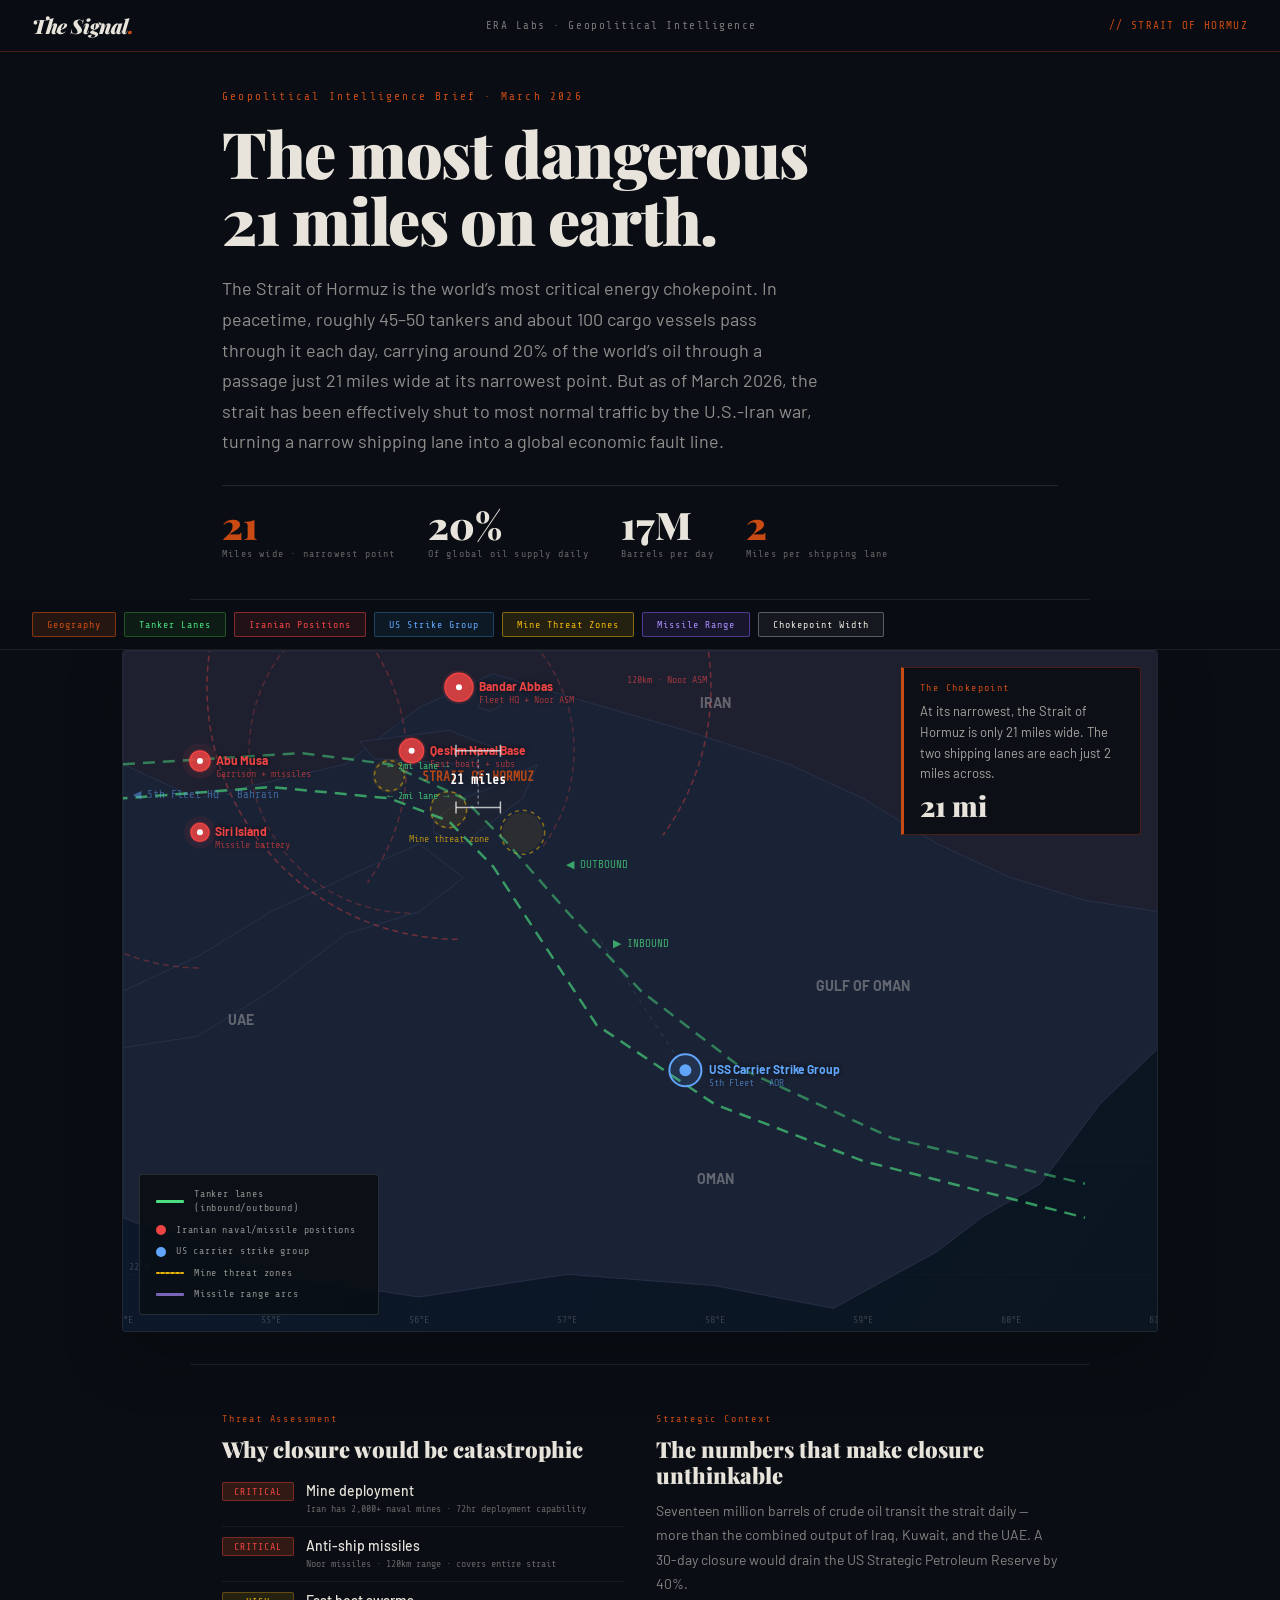
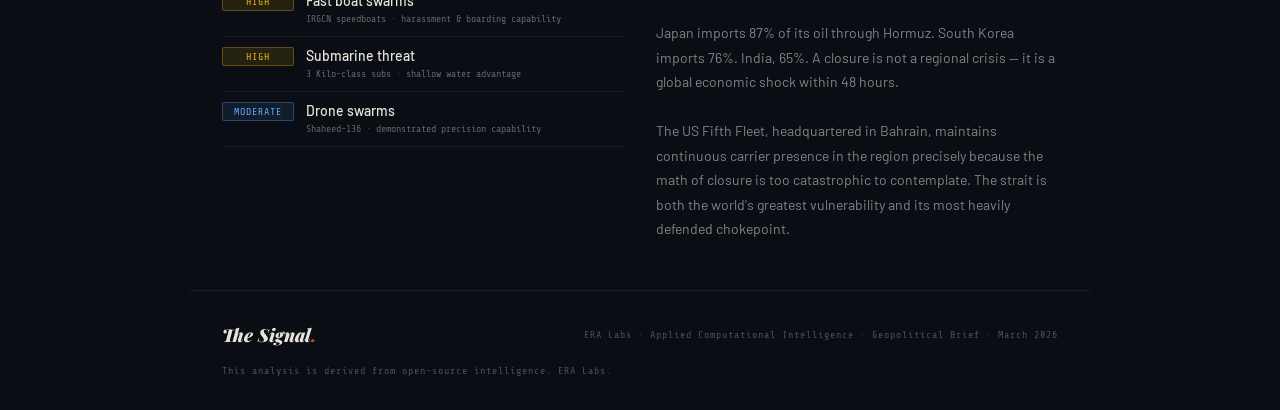
<file: index_backup_v1.html>
<!DOCTYPE html>
<html lang="en">
<head>
<meta charset="UTF-8">
<meta name="viewport" content="width=device-width, initial-scale=1.0">
<title>ERA Labs — Strait of Hormuz Intelligence Brief</title>
<style>
@import url("https://fonts.googleapis.com/css2?family=Playfair+Display:ital,wght@0,400;0,700;0,900;1,400;1,900&family=Share+Tech+Mono&family=Barlow:wght@300;400;500;600&display=swap");

:root{
  --bg:#0a0e14;
  --panel:#0d1520;
  --text:#e8e4dc;
  --muted:rgba(232,228,220,0.6);
  --muted-2:rgba(232,228,220,0.4);
  --line:rgba(255,255,255,0.08);
  --accent:#C94A12;
  --topbar-h:58px;
}

*{box-sizing:border-box;margin:0;padding:0;}
html{scroll-behavior:smooth;}
body{
  background:var(--bg);
  color:var(--text);
  font-family:'Barlow',sans-serif;
  overflow-x:hidden;
}

/* ── TOP BAR ── */
#topbar{
  position:fixed;
  top:0;left:0;right:0;
  z-index:100;
  background:rgba(10,14,20,0.95);
  border-bottom:1px solid rgba(201,74,18,0.3);
  padding:12px 32px;
  display:flex;
  align-items:center;
  justify-content:space-between;
  gap:20px;
  backdrop-filter:blur(8px);
}
.tb-brand{
  font-family:'Playfair Display',serif;
  font-weight:900;
  font-style:italic;
  font-size:20px;
  color:var(--text);
  letter-spacing:-0.02em;
  flex-shrink:0;
}
.tb-brand span{color:var(--accent);}
.tb-label{
  font-family:'Share Tech Mono',monospace;
  font-size:11px;
  letter-spacing:0.14em;
  color:rgba(232,228,220,0.5);
  text-align:center;
  min-width:0;
}
.tb-class{
  font-family:'Share Tech Mono',monospace;
  font-size:11px;
  letter-spacing:0.12em;
  color:var(--accent);
  white-space:nowrap;
  flex-shrink:0;
}

/* ── HERO ── */
#hero{
  padding:calc(var(--topbar-h) + 42px) 32px 40px;
  max-width:900px;
  margin:0 auto;
  border-bottom:0.5px solid var(--line);
}
.hero-kicker{
  font-family:'Share Tech Mono',monospace;
  font-size:11px;
  letter-spacing:0.2em;
  color:var(--accent);
  margin-bottom:16px;
}
.hero-hed{
  font-family:'Playfair Display',serif;
  font-weight:900;
  font-size:clamp(36px,5vw,64px);
  line-height:1.05;
  letter-spacing:-0.02em;
  color:var(--text);
  margin-bottom:20px;
}
.hero-dek{
  font-size:18px;
  line-height:1.7;
  color:var(--muted);
  max-width:600px;
  margin-bottom:28px;
}
.hero-stats{
  display:flex;
  gap:32px;
  flex-wrap:wrap;
  border-top:0.5px solid rgba(255,255,255,0.1);
  padding-top:20px;
}
.hs{text-align:left;}
.hs-num{
  font-family:'Playfair Display',serif;
  font-weight:900;
  font-size:38px;
  color:var(--text);
  line-height:1;
}
.hs-num.red{color:var(--accent);}
.hs-label{
  font-family:'Share Tech Mono',monospace;
  font-size:10px;
  letter-spacing:0.12em;
  color:var(--muted-2);
  margin-top:4px;
}

/* ── LAYER CONTROLS ── */
#controls{
  position:sticky;
  top:var(--topbar-h);
  z-index:90;
  background:rgba(10,14,20,0.95);
  border-bottom:0.5px solid var(--line);
  padding:12px 32px;
  display:flex;
  gap:8px;
  flex-wrap:wrap;
  backdrop-filter:blur(8px);
}
.layer-btn{
  font-family:'Share Tech Mono',monospace;
  font-size:10px;
  letter-spacing:0.1em;
  padding:6px 14px;
  border-radius:2px;
  cursor:pointer;
  border:0.5px solid rgba(255,255,255,0.2);
  background:transparent;
  color:rgba(232,228,220,0.5);
  transition:all 0.2s;
  flex:0 0 auto;
}
.layer-btn:hover{
  border-color:rgba(255,255,255,0.5);
  color:var(--text);
}
.layer-btn.active{
  background:rgba(201,74,18,0.15);
  border-color:rgba(201,74,18,0.6);
  color:var(--accent);
}
.layer-btn.active.green{
  background:rgba(45,122,45,0.15);
  border-color:rgba(45,122,45,0.6);
  color:#4ade80;
}
.layer-btn.active.blue{
  background:rgba(42,95,138,0.15);
  border-color:rgba(42,95,138,0.6);
  color:#60a5fa;
}
.layer-btn.active.amber{
  background:rgba(234,179,8,0.12);
  border-color:rgba(234,179,8,0.5);
  color:#eab308;
}
.layer-btn.active.purple{
  background:rgba(139,92,246,0.12);
  border-color:rgba(139,92,246,0.5);
  color:#a78bfa;
}

/* ── MAP SECTION ── */
#map-section{
  padding:0 32px 32px;
  max-width:1100px;
  margin:0 auto;
}
#map-wrap{
  position:relative;
  width:100%;
  background:var(--panel);
  border:0.5px solid var(--line);
  border-radius:4px;
  overflow:hidden;
  box-shadow:0 24px 60px rgba(0,0,0,0.22);
}
#map-canvas{
  display:block;
  width:100%;
  height:auto;
  min-height:680px;
  touch-action:manipulation;
}

/* ── LEGEND ── */
#legend{
  position:absolute;
  bottom:16px;
  left:16px;
  background:rgba(10,14,20,0.88);
  border:0.5px solid rgba(255,255,255,0.12);
  border-radius:3px;
  padding:12px 16px;
  display:flex;
  flex-direction:column;
  gap:7px;
  min-width:200px;
  max-width:240px;
}
.leg-item{display:flex;align-items:center;gap:10px;}
.leg-line{width:28px;height:3px;flex-shrink:0;border-radius:1px;}
.leg-dot{width:10px;height:10px;border-radius:50%;flex-shrink:0;}
.leg-label{
  font-family:'Share Tech Mono',monospace;
  font-size:10px;
  letter-spacing:0.08em;
  color:var(--muted);
  line-height:1.45;
}

/* ── ANNOTATION PANEL ── */
#annotation{
  position:absolute;
  top:16px;
  right:16px;
  background:rgba(10,14,20,0.9);
  border:0.5px solid rgba(201,74,18,0.3);
  border-left:3px solid var(--accent);
  border-radius:0 3px 3px 0;
  padding:14px 16px;
  max-width:240px;
  transition:opacity 0.3s;
}
.ann-title{
  font-family:'Share Tech Mono',monospace;
  font-size:10px;
  letter-spacing:0.14em;
  color:var(--accent);
  margin-bottom:8px;
}
.ann-body{
  font-family:'Barlow',sans-serif;
  font-size:13px;
  line-height:1.6;
  color:rgba(232,228,220,0.7);
}
.ann-stat{
  font-family:'Playfair Display',serif;
  font-weight:900;
  font-size:28px;
  color:var(--text);
  line-height:1;
  margin-top:8px;
}

/* ── ANALYSIS SECTION ── */
#analysis{
  max-width:900px;
  margin:0 auto;
  padding:48px 32px;
  display:grid;
  grid-template-columns:1fr 1fr;
  gap:32px;
  border-top:0.5px solid var(--line);
}
.analysis-block{}
.ab-label{
  font-family:'Share Tech Mono',monospace;
  font-size:10px;
  letter-spacing:0.18em;
  color:var(--accent);
  margin-bottom:12px;
}
.ab-hed{
  font-family:'Playfair Display',serif;
  font-weight:900;
  font-size:22px;
  color:var(--text);
  margin-bottom:10px;
  line-height:1.2;
}
.ab-body{
  font-size:14px;
  line-height:1.75;
  color:rgba(232,228,220,0.55);
}
.threat-row{
  display:flex;
  align-items:flex-start;
  gap:12px;
  padding:10px 0;
  border-bottom:0.5px solid rgba(255,255,255,0.06);
}
.threat-level{
  font-family:'Share Tech Mono',monospace;
  font-size:10px;
  letter-spacing:0.1em;
  padding:3px 8px;
  border-radius:2px;
  flex-shrink:0;
  min-width:72px;
  text-align:center;
}
.threat-level.critical{
  background:rgba(201,74,18,0.2);
  color:#ef4444;
  border:0.5px solid rgba(239,68,68,0.4);
}
.threat-level.high{
  background:rgba(234,179,8,0.12);
  color:#eab308;
  border:0.5px solid rgba(234,179,8,0.3);
}
.threat-level.moderate{
  background:rgba(96,165,250,0.1);
  color:#60a5fa;
  border:0.5px solid rgba(96,165,250,0.3);
}
.threat-name{
  font-size:14px;
  color:var(--text);
  font-weight:500;
}
.threat-desc{
  font-family:'Share Tech Mono',monospace;
  font-size:10px;
  color:rgba(232,228,220,0.4);
  margin-top:2px;
  line-height:1.5;
}

/* ── FOOTER ── */
#foot{
  border-top:0.5px solid var(--line);
  padding:32px;
  display:flex;
  justify-content:space-between;
  align-items:center;
  flex-wrap:wrap;
  gap:16px;
  max-width:900px;
  margin:0 auto;
}
.foot-brand{
  font-family:'Playfair Display',serif;
  font-weight:900;
  font-style:italic;
  font-size:18px;
  color:var(--text);
}
.foot-brand span{color:var(--accent);}
.foot-note{
  font-family:'Share Tech Mono',monospace;
  font-size:10px;
  letter-spacing:0.1em;
  color:rgba(232,228,220,0.3);
  line-height:1.5;
}

/* ── TABLET ── */
@media(max-width:900px){
  #topbar{
    padding:12px 20px;
  }

  #controls,
  #hero,
  #map-section,
  #analysis,
  #foot{
    padding-left:20px;
    padding-right:20px;
  }

  #map-canvas{
    min-height:600px;
  }

  #analysis{
    grid-template-columns:1fr;
    gap:28px;
  }
}

/* ── MOBILE ── */
@media(max-width:640px){
  #topbar{
    padding:12px 16px;
    align-items:flex-start;
    flex-wrap:wrap;
    gap:8px 12px;
  }

  .tb-brand{
    font-size:22px;
    line-height:1;
  }

  .tb-label,
  .tb-class{
    font-size:10px;
    letter-spacing:0.11em;
  }

  .tb-label{
    order:3;
    width:100%;
    text-align:left;
    line-height:1.5;
  }

  .tb-class{
    margin-left:auto;
    text-align:right;
  }

  #hero,
  #map-section,
  #analysis,
  #foot{
    padding-left:16px;
    padding-right:16px;
  }

  #hero{
    padding-top:calc(var(--topbar-h) + 28px);
    padding-bottom:28px;
  }

  .hero-kicker{
    font-size:10px;
    letter-spacing:0.16em;
    margin-bottom:14px;
  }

  .hero-hed{
    font-size:clamp(42px, 12vw, 56px);
    line-height:0.98;
    margin-bottom:16px;
  }

  .hero-dek{
    font-size:16px;
    line-height:1.72;
    max-width:100%;
    margin-bottom:22px;
  }

  .hero-stats{
    gap:16px 18px;
    display:grid;
    grid-template-columns:1fr 1fr;
  }

  .hs-num{
    font-size:34px;
  }

  .hs-label{
    font-size:9px;
    line-height:1.45;
  }

  #controls{
    padding:10px 0 10px 16px;
    flex-wrap:nowrap;
    overflow-x:auto;
    overflow-y:hidden;
    -webkit-overflow-scrolling:touch;
    scrollbar-width:none;
  }

  #controls::-webkit-scrollbar{
    display:none;
  }

  .layer-btn{
    font-size:9px;
    padding:8px 12px;
    white-space:nowrap;
  }

  #map-section{
    padding-top:0;
    padding-bottom:22px;
  }

  #map-wrap{
    border-left:none;
    border-right:none;
    border-radius:0;
    margin-left:-16px;
    margin-right:-16px;
    width:calc(100% + 32px);
  }

  #map-canvas{
    min-height:520px;
  }

  #legend{
    display:none;
  }

  #annotation{
    top:auto;
    right:12px;
    left:12px;
    bottom:12px;
    max-width:none;
    padding:12px 14px;
    background:linear-gradient(180deg, rgba(10,14,20,0.86), rgba(10,14,20,0.94));
  }

  .ann-title{
    font-size:9px;
    letter-spacing:0.12em;
  }

  .ann-body{
    font-size:12px;
    line-height:1.55;
    max-width:none;
  }

  .ann-stat{
    font-size:24px;
  }

  #analysis{
    padding-top:34px;
    gap:24px;
  }

  .ab-label{
    font-size:9px;
    letter-spacing:0.14em;
  }

  .ab-hed{
    font-size:24px;
    line-height:1.12;
  }

  .ab-body{
    font-size:14px;
    line-height:1.8;
  }

  .threat-row{
    gap:10px;
    padding:12px 0;
  }

  .threat-level{
    min-width:68px;
    font-size:9px;
  }

  .threat-name{
    font-size:14px;
    line-height:1.3;
  }

  .threat-desc{
    font-size:9px;
    line-height:1.5;
  }

  #foot{
    padding-top:24px;
    padding-bottom:28px;
    flex-direction:column;
    align-items:flex-start;
    gap:10px;
  }

  .foot-note{
    font-size:9px;
    letter-spacing:0.08em;
  }
}

@media(max-width:420px){
  .hero-stats{
    grid-template-columns:1fr 1fr;
  }

  .hero-hed{
    font-size:clamp(38px, 11.5vw, 50px);
  }

  #map-canvas{
    min-height:480px;
  }

  .ann-body{
    font-size:11px;
  }

  .ann-stat{
    font-size:22px;
  }
}
</style>
</head>
<body>

<!-- TOP BAR -->
<div id="topbar">
  <div class="tb-brand">The Signal<span>.</span></div>
  <div class="tb-label">ERA Labs · Geopolitical Intelligence</div>
  <div class="tb-class">// STRAIT OF HORMUZ</div>
</div>

<!-- HERO -->
<div id="hero">
  <div class="hero-kicker">Geopolitical Intelligence Brief · March 2026</div>
  <div class="hero-hed">The most dangerous<br>21 miles on earth.</div>
  <div class="hero-dek">The Strait of Hormuz is the world’s most critical energy chokepoint. In peacetime, roughly 45–50 tankers and about 100 cargo vessels pass through it each day, carrying around 20% of the world’s oil through a passage just 21 miles wide at its narrowest point. But as of March 2026, the strait has been effectively shut to most normal traffic by the U.S.-Iran war, turning a narrow shipping lane into a global economic fault line.</div>
  <div class="hero-stats">
    <div class="hs"><div class="hs-num red">21</div><div class="hs-label">Miles wide · narrowest point</div></div>
    <div class="hs"><div class="hs-num">20%</div><div class="hs-label">Of global oil supply daily</div></div>
    <div class="hs"><div class="hs-num">17M</div><div class="hs-label">Barrels per day</div></div>
    <div class="hs"><div class="hs-num red">2</div><div class="hs-label">Miles per shipping lane</div></div>
  </div>
</div>

<!-- LAYER CONTROLS -->
<div id="controls">
  <button class="layer-btn active" id="btn-geography" onclick="toggleLayer('geography')">Geography</button>
  <button class="layer-btn active green" id="btn-tankers" onclick="toggleLayer('tankers')">Tanker Lanes</button>
  <button class="layer-btn active red" id="btn-iran" onclick="toggleLayer('iran')" style="background:rgba(239,68,68,0.1);border-color:rgba(239,68,68,0.5);color:#ef4444;">Iranian Positions</button>
  <button class="layer-btn active blue" id="btn-us" onclick="toggleLayer('us')">US Strike Group</button>
  <button class="layer-btn active amber" id="btn-mines" onclick="toggleLayer('mines')">Mine Threat Zones</button>
  <button class="layer-btn active purple" id="btn-missiles" onclick="toggleLayer('missiles')">Missile Range</button>
  <button class="layer-btn active" id="btn-width" onclick="toggleLayer('width')" style="background:rgba(255,255,255,0.05);border-color:rgba(255,255,255,0.3);color:#e8e4dc;">Chokepoint Width</button>
</div>

<!-- MAP -->
<div id="map-section">
  <div id="map-wrap">
    <canvas id="map-canvas"></canvas>

    <div id="legend">
      <div class="leg-item"><div class="leg-line" style="background:#4ade80"></div><div class="leg-label">Tanker lanes (inbound/outbound)</div></div>
      <div class="leg-item"><div class="leg-dot" style="background:#ef4444"></div><div class="leg-label">Iranian naval/missile positions</div></div>
      <div class="leg-item"><div class="leg-dot" style="background:#60a5fa"></div><div class="leg-label">US carrier strike group</div></div>
      <div class="leg-item"><div class="leg-line" style="background:rgba(234,179,8,0.7);border:1px dashed #eab308;height:1px"></div><div class="leg-label">Mine threat zones</div></div>
      <div class="leg-item"><div class="leg-line" style="background:rgba(167,139,250,0.7)"></div><div class="leg-label">Missile range arcs</div></div>
    </div>

    <div id="annotation">
      <div class="ann-title" id="ann-title">The Chokepoint</div>
      <div class="ann-body" id="ann-body">At its narrowest, the Strait of Hormuz is only 21 miles wide. The two shipping lanes are each just 2 miles across.</div>
      <div class="ann-stat" id="ann-stat">21 mi</div>
    </div>
  </div>
</div>

<!-- ANALYSIS -->
<div id="analysis">
  <div class="analysis-block">
    <div class="ab-label">Threat Assessment</div>
    <div class="ab-hed">Why closure would be catastrophic</div>

    <div class="threat-row">
      <div><div class="threat-level critical">CRITICAL</div></div>
      <div><div class="threat-name">Mine deployment</div><div class="threat-desc">Iran has 2,000+ naval mines · 72hr deployment capability</div></div>
    </div>

    <div class="threat-row">
      <div><div class="threat-level critical">CRITICAL</div></div>
      <div><div class="threat-name">Anti-ship missiles</div><div class="threat-desc">Noor missiles · 120km range · covers entire strait</div></div>
    </div>

    <div class="threat-row">
      <div><div class="threat-level high">HIGH</div></div>
      <div><div class="threat-name">Fast boat swarms</div><div class="threat-desc">IRGCN speedboats · harassment & boarding capability</div></div>
    </div>

    <div class="threat-row">
      <div><div class="threat-level high">HIGH</div></div>
      <div><div class="threat-name">Submarine threat</div><div class="threat-desc">3 Kilo-class subs · shallow water advantage</div></div>
    </div>

    <div class="threat-row">
      <div><div class="threat-level moderate">MODERATE</div></div>
      <div><div class="threat-name">Drone swarms</div><div class="threat-desc">Shaheed-136 · demonstrated precision capability</div></div>
    </div>
  </div>

  <div class="analysis-block">
    <div class="ab-label">Strategic Context</div>
    <div class="ab-hed">The numbers that make closure unthinkable</div>
    <div class="ab-body">
      Seventeen million barrels of crude oil transit the strait daily — more than the combined output of Iraq, Kuwait, and the UAE. A 30-day closure would drain the US Strategic Petroleum Reserve by 40%.<br><br>
      Japan imports 87% of its oil through Hormuz. South Korea imports 76%. India, 65%. A closure is not a regional crisis — it is a global economic shock within 48 hours.<br><br>
      The US Fifth Fleet, headquartered in Bahrain, maintains continuous carrier presence in the region precisely because the math of closure is too catastrophic to contemplate. The strait is both the world's greatest vulnerability and its most heavily defended chokepoint.
    </div>
  </div>
</div>

<!-- FOOTER -->
<div id="foot">
  <div class="foot-brand">The Signal<span>.</span></div>
  <div class="foot-note">ERA Labs · Applied Computational Intelligence · Geopolitical Brief · March 2026</div>
  <div class="foot-note">This analysis is derived from open-source intelligence. ERA Labs.</div>
</div>

<script>
var C = document.getElementById("map-canvas");
var X = C.getContext("2d");

var mapWrap = document.getElementById("map-wrap");
var topbar = document.getElementById("topbar");
var controls = document.getElementById("controls");

var W = 1060, H = 680;
var DPR = Math.min(window.devicePixelRatio || 1, 2);

/* Layer visibility state */
var layers = {
  geography:true,
  tankers:true,
  iran:true,
  us:true,
  mines:true,
  missiles:true,
  width:true
};

/* Animation state */
var T = null, raf = null;
var tankerOffset = 0;
var minePhase = 0;
var missilePhase = 0;
var pulsePhase = 0;

/* ── MAP COORDINATE SYSTEM ──
   Covers Gulf of Oman + Persian Gulf + Strait of Hormuz
   Longitude: 54°E to 61°E  → x
   Latitude:  21.5°N to 27.5°N → y  (north = top)
*/
var LON_MIN = 54, LON_MAX = 61;
var LAT_MIN = 21.5, LAT_MAX = 27.5;

function lonToX(lon){ return (lon - LON_MIN) / (LON_MAX - LON_MIN) * W; }
function latToY(lat){ return (1 - (lat - LAT_MIN) / (LAT_MAX - LAT_MIN)) * H; }
function p(lon,lat){ return { x:lonToX(lon), y:latToY(lat) }; }

/* ── RESPONSIVE LAYOUT HELPERS ── */
function setTopbarHeight(){
  var h = topbar.offsetHeight || 58;
  document.documentElement.style.setProperty("--topbar-h", h + "px");
}

function getDesiredCanvasHeight(width){
  var isMobile = window.innerWidth <= 640;
  var isSmall = window.innerWidth <= 420;

  if(isSmall){
    return Math.max(480, Math.min(560, width * 1.06));
  }
  if(isMobile){
    return Math.max(520, Math.min(660, width * 0.95));
  }
  if(window.innerWidth <= 900){
    return Math.max(560, Math.min(720, width * 0.7));
  }
  return Math.max(680, Math.min(760, width * 0.64));
}

function resizeCanvas(){
  setTopbarHeight();

  var rect = mapWrap.getBoundingClientRect();
  var cssWidth = Math.max(320, Math.floor(rect.width));
  var cssHeight = Math.floor(getDesiredCanvasHeight(cssWidth));

  C.style.width = cssWidth + "px";
  C.style.height = cssHeight + "px";

  DPR = Math.min(window.devicePixelRatio || 1, 2);
  C.width = Math.floor(cssWidth * DPR);
  C.height = Math.floor(cssHeight * DPR);

  X.setTransform(1,0,0,1,0,0);
  X.scale(DPR, DPR);

  W = cssWidth;
  H = cssHeight;
}

/* ── GEOGRAPHY ── */

/* Arabian Peninsula (Oman coast) simplified */
var OMAN_COAST = [
  [54.0,22.5],[55.0,22.0],[56.0,21.8],[57.0,22.0],
  [58.0,21.9],[58.8,21.7],[59.5,22.2],[59.8,22.5],
  [60.2,22.8],[60.6,23.5],[61.0,24.0],[61.0,27.5],
  [54.0,27.5]
];

/* Iranian coast simplified */
var IRAN_COAST = [
  [54.0,27.5],[54.0,26.5],[54.5,26.2],[55.5,26.5],
  [56.0,27.0],[56.5,27.3],[57.0,27.1],[57.8,26.8],
  [58.5,26.5],[59.0,26.2],[59.5,25.8],[60.0,25.5],
  [60.5,25.3],[61.0,25.2],[61.0,27.5]
];

/* UAE coast */
var UAE_COAST = [
  [54.0,24.0],[54.5,24.1],[55.0,24.5],[55.5,25.0],
  [56.0,25.2],[56.3,25.5],[56.0,25.8],[55.5,25.5],
  [55.0,25.2],[54.5,24.8],[54.0,24.5]
];

/* Musandam Peninsula (Oman exclave into strait) */
var MUSANDAM = [
  [56.1,26.0],[56.3,26.2],[56.5,26.3],[56.8,26.5],
  [56.7,26.2],[56.5,26.0],[56.3,25.8],[56.1,25.9]
];

/* Qeshm Island (Iran) */
var QESHM = [
  [55.6,26.7],[56.2,26.8],[56.5,26.65],[56.3,26.5],[55.7,26.55]
];

/* Hormuz Island */
var HORMUZ_ISL = [
  [56.42,27.05],[56.5,27.08],[56.55,27.02],[56.48,26.97],[56.4,27.0]
];

function drawPoly(pts,fill,stroke,lw){
  X.beginPath();
  var first = p(pts[0][0], pts[0][1]);
  X.moveTo(first.x, first.y);
  for(var i=1;i<pts.length;i++){
    var pt = p(pts[i][0], pts[i][1]);
    X.lineTo(pt.x, pt.y);
  }
  X.closePath();
  if(fill){
    X.fillStyle = fill;
    X.fill();
  }
  if(stroke){
    X.strokeStyle = stroke;
    X.lineWidth = lw || 1;
    X.stroke();
  }
}

/* ── KEY LOCATIONS ── */
var LOCATIONS = {
  iranAbu:     {lon:54.52,lat:26.53,name:"Abu Musa\nIran garrison",side:"iran"},
  iranQeshm:   {lon:55.95,lat:26.62,name:"Qeshm\nNaval base",side:"iran"},
  iranBandar:  {lon:56.27,lat:27.18,name:"Bandar Abbas\nHQ + missiles",side:"iran"},
  iranSiri:    {lon:54.52,lat:25.9,name:"Siri Island\nMissile battery",side:"iran"},
  usBahrain:   {lon:50.6,lat:26.2,name:"5th Fleet\nBahrain",side:"us"},
  usCarrier:   {lon:57.8,lat:23.8,name:"USS carrier\nstrike group",side:"us"},
  hormuzN:     {lon:56.5,lat:26.6,name:"",side:"width"},
  hormuzS:     {lon:56.6,lat:26.1,name:"",side:"width"}
};

/* Tanker route — inbound (south lane) */
var TANKER_IN = [
  [60.5,22.5],[59.0,23.0],[58.0,23.5],[57.2,24.2],
  [56.8,25.0],[56.5,25.6],[56.2,26.0],[55.8,26.2],
  [55.0,26.3],[54.0,26.2],[53.0,26.0],[51.5,26.2]
];

/* Tanker route — outbound (north lane) */
var TANKER_OUT = [
  [51.5,26.5],[53.0,26.4],[54.0,26.5],[55.2,26.6],
  [55.8,26.5],[56.3,26.2],[56.6,25.8],[57.0,25.2],
  [57.5,24.5],[58.2,23.8],[59.2,23.2],[60.5,22.8]
];

/* Mine threat zones */
var MINE_ZONES = [
  {lon:56.2,lat:26.1,r:18,label:"Mine\nthreat zone"},
  {lon:56.7,lat:25.9,r:22,label:""},
  {lon:55.8,lat:26.4,r:15,label:""}
];

/* Missile range arcs from Bandar Abbas and Abu Musa */
var MISSILE_SOURCES = [
  {lon:56.27,lat:27.18,range:1.8,color:"rgba(239,68,68,0.4)",label:"120km · Noor ASM"},
  {lon:54.52,lat:26.53,range:1.4,color:"rgba(239,68,68,0.3)",label:""},
  {lon:55.95,lat:26.62,range:1.2,color:"rgba(239,68,68,0.25)",label:""}
];

/* ── DRAW FUNCTIONS ── */
function drawGeography(){
  var seaGrad = X.createLinearGradient(0,0,W,H);
  seaGrad.addColorStop(0,"#0d1a2e");
  seaGrad.addColorStop(1,"#0a1520");
  X.fillStyle = seaGrad;
  X.fillRect(0,0,W,H);

  /* Grid */
  X.strokeStyle = "rgba(255,255,255,0.04)";
  X.lineWidth = 0.5;

  var gridFont = window.innerWidth <= 640 ? 9 : 10;

  for(var lon=54; lon<=61; lon++){
    var x = lonToX(lon);
    X.beginPath();
    X.moveTo(x,0);
    X.lineTo(x,H);
    X.stroke();

    X.font = gridFont + "px 'Share Tech Mono', monospace";
    X.fillStyle = "rgba(255,255,255,0.18)";
    X.textAlign = "center";
    X.fillText(lon + "\u00b0E", x, H - 8);
  }

  for(var lat=22; lat<=27; lat++){
    var y = latToY(lat);
    X.beginPath();
    X.moveTo(0,y);
    X.lineTo(W,y);
    X.stroke();

    X.font = gridFont + "px 'Share Tech Mono', monospace";
    X.fillStyle = "rgba(255,255,255,0.18)";
    X.textAlign = "left";
    X.fillText(lat + "\u00b0N", 6, y - 4);
  }

  /* Land masses */
  var landFill = "#1a2235";
  var landStroke = "#2a3550";
  drawPoly(OMAN_COAST, landFill, landStroke, 0.8);
  drawPoly(IRAN_COAST, "#1e2030", landStroke, 0.8);
  drawPoly(UAE_COAST, landFill, landStroke, 0.8);
  drawPoly(MUSANDAM, "#1c2232", landStroke, 0.8);
  drawPoly(QESHM, "#1e2030", "#2a3550", 0.8);
  drawPoly(HORMUZ_ISL, "#1e2030", "#2a3550", 0.8);

  /* Country labels */
  var countryFont = window.innerWidth <= 640 ? 12 : 14;
  X.font = "bold " + countryFont + "px 'Barlow', sans-serif";
  X.fillStyle = "rgba(232,228,220,0.35)";
  X.textAlign = "center";

  var oman = p(58.0,22.8); X.fillText("OMAN", oman.x, oman.y);
  var iran = p(58.0,27.0); X.fillText("IRAN", iran.x, iran.y);
  var uae = p(54.8,24.2); X.fillText("UAE", uae.x, uae.y);

  if(window.innerWidth > 520){
    var gulf = p(52.5,26.0); X.fillText("PERSIAN GULF", gulf.x, gulf.y);
    var gulfO = p(59.0,24.5); X.fillText("GULF OF OMAN", gulfO.x, gulfO.y);
  }

  /* Strait label */
  var straitFont = window.innerWidth <= 640 ? 10 : 13;
  X.font = "bold " + straitFont + "px 'Share Tech Mono', monospace";
  X.fillStyle = "rgba(201,74,18,0.9)";
  var straitPt = p(56.4,26.35);
  X.fillText("STRAIT OF HORMUZ", straitPt.x, straitPt.y);
}

function drawTankerLanes(){
  var drawLane = function(pts, color, offset){
    X.beginPath();
    var first = p(pts[0][0], pts[0][1]);
    X.moveTo(first.x, first.y);

    for(var i=1;i<pts.length;i++){
      var pt = p(pts[i][0], pts[i][1]);
      X.lineTo(pt.x, pt.y);
    }

    X.strokeStyle = color;
    X.lineWidth = window.innerWidth <= 640 ? 2.2 : 2.5;
    X.setLineDash([12,8]);
    X.lineDashOffset = offset;
    X.stroke();
    X.setLineDash([]);
  };

  drawLane(TANKER_IN, "rgba(74,222,128,0.65)", -tankerOffset);
  drawLane(TANKER_OUT, "rgba(74,222,128,0.5)", tankerOffset);

  if(window.innerWidth > 520){
    X.font = "11px 'Share Tech Mono', monospace";
    X.fillStyle = "rgba(74,222,128,0.7)";
    X.textAlign = "center";
    var inMid = p(57.5,24.8);
    X.fillText("▶ INBOUND", inMid.x, inMid.y - 10);
    var outMid = p(57.2,25.5);
    X.fillText("◀ OUTBOUND", outMid.x, outMid.y - 10);
  }
}

function drawIranPositions(){
  var iranPts = [
    {lon:54.52,lat:26.53,name:"Abu Musa",sub:"Garrison + missiles",r:10},
    {lon:55.95,lat:26.62,name:"Qeshm Naval Base",sub:"Fast boats + subs",r:12},
    {lon:56.27,lat:27.18,name:"Bandar Abbas",sub:"Fleet HQ + Noor ASM",r:14},
    {lon:54.52,lat:25.9, name:"Siri Island",sub:"Missile battery",r:9}
  ];

  var mobile = window.innerWidth <= 640;

  iranPts.forEach(function(pt){
    var sc = p(pt.lon, pt.lat);
    var pulse = 1 + Math.sin(pulsePhase + pt.lon) * 0.4;
    var r = mobile ? pt.r * 0.88 : pt.r;

    X.beginPath();
    X.arc(sc.x, sc.y, r * pulse * 1.8, 0, Math.PI * 2);
    X.fillStyle = "rgba(239,68,68,0.08)";
    X.fill();

    X.beginPath();
    X.arc(sc.x, sc.y, r * 1.2, 0, Math.PI * 2);
    X.fillStyle = "rgba(239,68,68,0.15)";
    X.fill();

    X.beginPath();
    X.arc(sc.x, sc.y, r, 0, Math.PI * 2);
    X.fillStyle = "rgba(239,68,68,0.8)";
    X.fill();
    X.strokeStyle = "#ef4444";
    X.lineWidth = 1.5;
    X.stroke();

    X.beginPath();
    X.arc(sc.x, sc.y, mobile ? 2.5 : 3, 0, Math.PI * 2);
    X.fillStyle = "#fff";
    X.fill();

    if(window.innerWidth > 520){
      X.font = "bold " + (mobile ? 11 : 12) + "px 'Barlow', sans-serif";
      X.fillStyle = "#ef4444";
      X.textAlign = "left";
      X.shadowColor = "rgba(0,0,0,0.9)";
      X.shadowBlur = 6;
      X.fillText(pt.name, sc.x + r + 6, sc.y + 4);

      X.font = (mobile ? 9 : 10) + "px 'Share Tech Mono', monospace";
      X.fillStyle = "rgba(239,68,68,0.6)";
      X.fillText(pt.sub, sc.x + r + 6, sc.y + 16);
      X.shadowBlur = 0;
    }
  });
}

function drawUSPositions(){
  var carrier = p(57.8,23.8);
  var mobile = window.innerWidth <= 640;
  var outer = mobile ? 13 : 16;
  var inner = mobile ? 5 : 6;

  X.beginPath();
  X.arc(carrier.x, carrier.y, outer, 0, Math.PI * 2);
  X.fillStyle = "rgba(96,165,250,0.12)";
  X.fill();
  X.strokeStyle = "#60a5fa";
  X.lineWidth = 2;
  X.stroke();

  X.beginPath();
  X.arc(carrier.x, carrier.y, inner, 0, Math.PI * 2);
  X.fillStyle = "#60a5fa";
  X.fill();

  if(window.innerWidth > 520){
    X.font = "bold " + (mobile ? 11 : 12) + "px 'Barlow', sans-serif";
    X.fillStyle = "#60a5fa";
    X.textAlign = "left";
    X.shadowColor = "rgba(0,0,0,0.9)";
    X.shadowBlur = 6;
    X.fillText("USS Carrier Strike Group", carrier.x + outer + 8, carrier.y + 4);

    X.font = (mobile ? 9 : 10) + "px 'Share Tech Mono', monospace";
    X.fillStyle = "rgba(96,165,250,0.6)";
    X.fillText("5th Fleet · AOR", carrier.x + outer + 8, carrier.y + 16);
    X.shadowBlur = 0;

    X.font = "11px 'Share Tech Mono', monospace";
    X.fillStyle = "rgba(96,165,250,0.5)";
    X.textAlign = "left";
    X.fillText("◀ 5th Fleet HQ · Bahrain", 10, latToY(26.2));
  }

  X.beginPath();
  X.moveTo(carrier.x, carrier.y);
  var straitEntry = p(57.2,25.0);
  X.lineTo(straitEntry.x, straitEntry.y);
  X.strokeStyle = "rgba(96,165,250,0.2)";
  X.lineWidth = 1;
  X.setLineDash([4,6]);
  X.stroke();
  X.setLineDash([]);
}

function drawMineZones(){
  var mobile = window.innerWidth <= 640;

  MINE_ZONES.forEach(function(z){
    var zp = p(z.lon, z.lat);
    var pulse = 1 + Math.sin(minePhase + z.lon * 2) * 0.15;
    var r = mobile ? z.r * 0.9 : z.r;

    X.beginPath();
    X.arc(zp.x, zp.y, r * pulse, 0, Math.PI * 2);
    X.fillStyle = "rgba(234,179,8,0.08)";
    X.fill();

    X.beginPath();
    X.arc(zp.x, zp.y, r, 0, Math.PI * 2);
    X.strokeStyle = "rgba(234,179,8,0.55)";
    X.lineWidth = 1.5;
    X.setLineDash([4,4]);
    X.stroke();
    X.setLineDash([]);

    if(z.label && window.innerWidth > 520){
      X.font = (mobile ? 9 : 10) + "px 'Share Tech Mono', monospace";
      X.fillStyle = "rgba(234,179,8,0.7)";
      X.textAlign = "center";
      X.fillText(z.label, zp.x, zp.y + r + 14);
    }
  });
}

function drawMissileRanges(){
  var mobile = window.innerWidth <= 640;

  MISSILE_SOURCES.forEach(function(ms, i){
    var sp = p(ms.lon, ms.lat);
    var rangeX = ms.range / (LON_MAX - LON_MIN) * W;
    var progress = (Math.sin(missilePhase * 0.4 + i) + 1) / 2;
    var drawR = rangeX * (0.7 + progress * 0.3);

    X.beginPath();
    X.arc(sp.x, sp.y, drawR, Math.PI * 0.5, Math.PI * 2.2);
    X.strokeStyle = ms.color;
    X.lineWidth = mobile ? 1.2 : 1.5;
    X.setLineDash([6,4]);
    X.stroke();
    X.setLineDash([]);

    if(ms.label && window.innerWidth > 700){
      X.font = "10px 'Share Tech Mono', monospace";
      X.fillStyle = "rgba(239,68,68,0.6)";
      X.textAlign = "right";
      X.fillText(ms.label, sp.x + drawR - 4, sp.y - 4);
    }
  });
}

function drawChokeWidth(){
  var n1 = p(56.25,26.62);
  var n2 = p(56.55,26.62);
  var s1 = p(56.25,26.12);
  var s2 = p(56.55,26.12);

  X.strokeStyle = "rgba(255,255,255,0.7)";
  X.lineWidth = 1.5;

  X.beginPath(); X.moveTo(n1.x,n1.y); X.lineTo(n2.x,n2.y); X.stroke();
  X.beginPath(); X.moveTo(n1.x,n1.y-6); X.lineTo(n1.x,n1.y+6); X.stroke();
  X.beginPath(); X.moveTo(n2.x,n2.y-6); X.lineTo(n2.x,n2.y+6); X.stroke();

  X.beginPath(); X.moveTo(s1.x,s1.y); X.lineTo(s2.x,s2.y); X.stroke();
  X.beginPath(); X.moveTo(s1.x,s1.y-6); X.lineTo(s1.x,s1.y+6); X.stroke();
  X.beginPath(); X.moveTo(s2.x,s2.y-6); X.lineTo(s2.x,s2.y+6); X.stroke();

  var midX = (n1.x + n2.x) / 2;
  X.beginPath();
  X.moveTo(midX,n1.y);
  X.lineTo(midX,s1.y);
  X.strokeStyle = "rgba(255,255,255,0.4)";
  X.setLineDash([3,3]);
  X.stroke();
  X.setLineDash([]);

  var labelFont = window.innerWidth <= 640 ? 11 : 13;
  X.font = "bold " + labelFont + "px 'Share Tech Mono', monospace";
  X.fillStyle = "#fff";
  X.textAlign = "center";
  X.shadowColor = "rgba(0,0,0,0.9)";
  X.shadowBlur = 8;
  X.fillText("21 miles", midX, (n1.y + s1.y) / 2 + 5);
  X.shadowBlur = 0;

  if(window.innerWidth > 520){
    X.font = "10px 'Share Tech Mono', monospace";
    X.fillStyle = "rgba(74,222,128,0.8)";
    X.fillText("← 2mi lane →", midX - 60, s1.y - 8);
    X.fillText("← 2mi lane →", midX - 60, n1.y + 18);
  }
}

/* ── MAIN DRAW ── */
function draw(ts){
  if(!T) T = ts;
  var elapsed = ts - T;

  tankerOffset = (elapsed * 0.04) % 20;
  minePhase = elapsed * 0.002;
  missilePhase = elapsed * 0.001;
  pulsePhase = elapsed * 0.003;

  X.clearRect(0,0,W,H);

  if(layers.geography) drawGeography();
  else{
    X.fillStyle = "#0a1520";
    X.fillRect(0,0,W,H);
  }

  if(layers.missiles) drawMissileRanges();
  if(layers.mines) drawMineZones();
  if(layers.tankers) drawTankerLanes();
  if(layers.iran) drawIranPositions();
  if(layers.us) drawUSPositions();
  if(layers.width) drawChokeWidth();

  raf = requestAnimationFrame(draw);
}

/* ── LAYER TOGGLE ── */
function toggleLayer(name){
  layers[name] = !layers[name];
  var btn = document.getElementById("btn-" + name);

  if(layers[name]){
    btn.classList.add("active");
    if(name === "tankers") btn.classList.add("green");
    if(name === "us") btn.classList.add("blue");
    if(name === "mines") btn.classList.add("amber");
    if(name === "missiles") btn.classList.add("purple");
  }else{
    btn.classList.remove("active","green","blue","amber","purple");
  }

  updateAnnotation(name, layers[name]);
}

function updateAnnotation(layer, active){
  var titles = {
    tankers:"Tanker Traffic",
    iran:"Iranian Threat",
    us:"US Presence",
    mines:"Mine Threat Zones",
    missiles:"Missile Coverage",
    width:"Chokepoint Width",
    geography:"Geography"
  };

  var bodies = {
    tankers:"17 million barrels per day transit through two 2-mile-wide lanes. Each lane carries traffic in one direction only.",
    iran:"Iran controls three islands inside the strait and maintains missile batteries capable of striking any vessel in the waterway.",
    us:"The USS carrier strike group in the Gulf of Oman is the primary deterrent. Response time to the strait: under 2 hours.",
    mines:"Iran's mine warfare capability is assessed as its most asymmetric threat. 2,000+ mines in inventory.",
    missiles:"The Noor anti-ship missile has a 120km range — covering the entire strait from a single battery.",
    width:"At its narrowest, 21 miles total. The shipping lanes are each 2 miles wide. A supertanker is 1,300 feet long.",
    geography:"The Persian Gulf connects to the Indian Ocean only through the Strait of Hormuz."
  };

  var stats = {
    tankers:"17M bbl/day",
    iran:"120km range",
    us:"2hr response",
    mines:"2,000+ mines",
    missiles:"3 batteries",
    width:"21 mi wide",
    geography:""
  };

  if(active){
    document.getElementById("ann-title").textContent = titles[layer] || "";
    document.getElementById("ann-body").textContent = bodies[layer] || "";
    document.getElementById("ann-stat").textContent = stats[layer] || "";
  }
}

var resizeTimeout = null;
function handleResize(){
  clearTimeout(resizeTimeout);
  resizeTimeout = setTimeout(function(){
    resizeCanvas();
  }, 60);
}

window.addEventListener("resize", handleResize);
window.addEventListener("orientationchange", handleResize);

/* Start */
resizeCanvas();
requestAnimationFrame(draw);
</script>
</body>
</html>
</file>
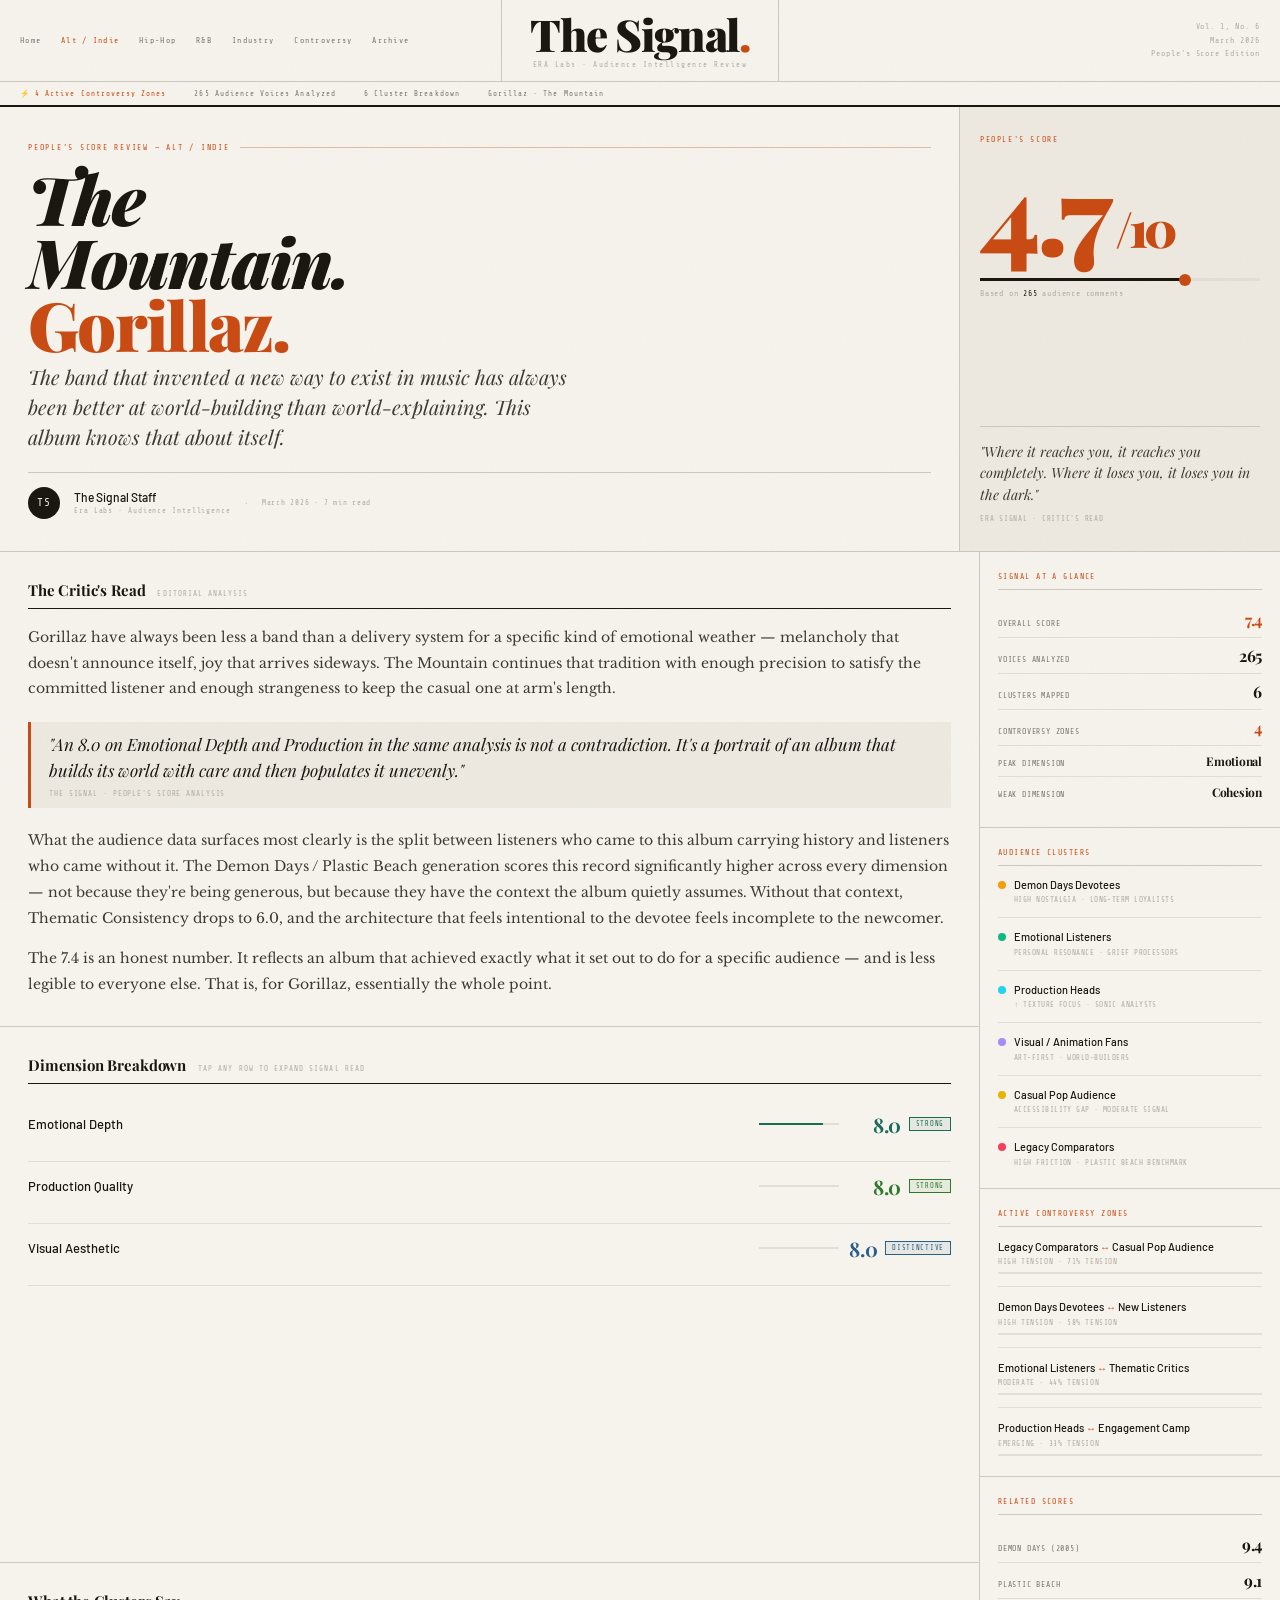
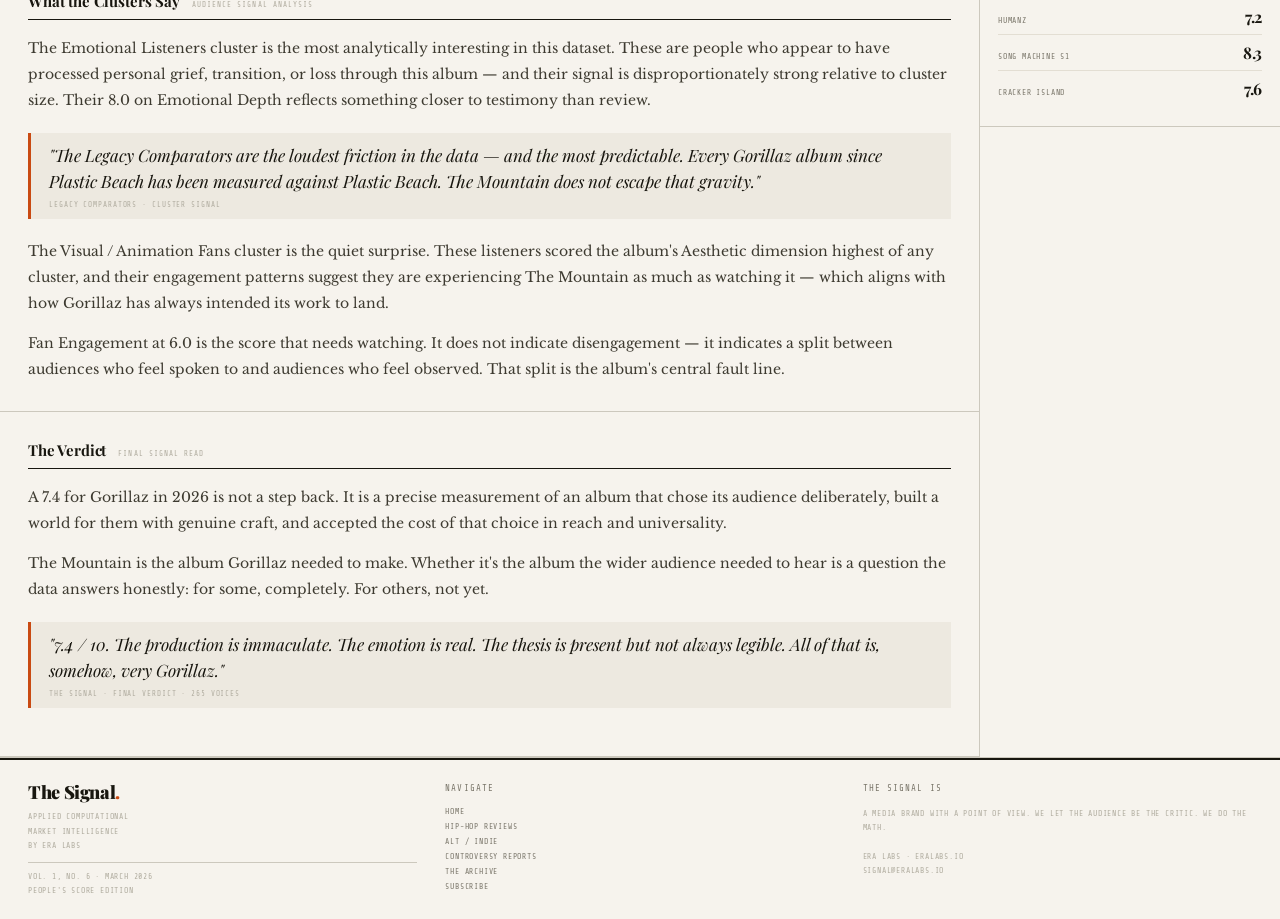
<file: review-gorillaz.html>
<!DOCTYPE html>
<html lang="en">
<head>
  <meta charset="UTF-8" />
  <meta name="viewport" content="width=device-width, initial-scale=1" />
  <title>The Signal — Gorillaz / The Mountain</title>
  <link rel="stylesheet" href="style.css" />

  <script async src="https://plausible.io/js/pa-CUU84pSwEZfJxFppBnPZR.js"></script>
  <script>
    window.plausible = window.plausible || function () {
      (plausible.q = plausible.q || []).push(arguments);
    };
    plausible.init = plausible.init || function (i) { plausible.o = i || {}; };
    plausible.init();
  </script>

  <script>
    window.PAGE_DATA = {
      score: 7.4,
      commentCount: 265,
      dims: [
        {
          name: 'Emotional Depth',
          score: 8.0,
          color: '#1a6b5a',
          tierText: 'Strong',
          tierColor: '#1a6b5a',
          tierBg: 'rgba(26,107,90,0.08)',
          read: "The comments reflect strong emotional responses, with many sharing personal stories of grief and connection to the album. This is where The Mountain earns its keep — the listeners it reaches, it reaches completely."
        },
        {
          name: 'Production Quality',
          score: 8.0,
          color: '#2d7a2d',
          tierText: 'Strong',
          tierColor: '#2d7a2d',
          tierBg: 'rgba(45,122,45,0.08)',
          read: "Listeners praise the album's production quality, noting its refreshing blend of styles and high sound quality. Damon Albarn's instinct for texture remains one of the most distinctive signatures in contemporary music."
        },
        {
          name: 'Visual Aesthetic',
          score: 8.0,
          color: '#2a5f8a',
          tierText: 'Distinctive',
          tierColor: '#2a5f8a',
          tierBg: 'rgba(42,95,138,0.08)',
          read: "The animation style and visual presentation receive high praise for their artistry and refreshing approach. Gorillaz's world-building remains unmatched — the visual and sonic languages are inseparable."
        },
        {
          name: 'Lyrical Quality',
          score: 7.5,
          color: '#7a6018',
          tierText: 'Solid',
          tierColor: '#7a6018',
          tierBg: 'rgba(122,96,24,0.08)',
          read: "Many listeners express deep emotional connections to the lyrics, highlighting their personal impact and resonance. The writing functions more as emotional architecture than precision craft — and for this audience, that's the right choice."
        },
        {
          name: 'Nostalgia Factor',
          score: 7.5,
          color: '#6b3f8a',
          tierText: 'Resonant',
          tierColor: '#6b3f8a',
          tierBg: 'rgba(107,63,138,0.08)',
          read: "Many fans feel a sense of nostalgia while listening, connecting it to their past experiences with the band's earlier work. The Demon Days / Plastic Beach generation is the album's loudest advocate — and its most complicated audience."
        },
        {
          name: 'Thematic Consistency',
          score: 6.0,
          color: '#C94A12',
          tierText: 'Mixed',
          tierColor: '#C94A12',
          tierBg: 'rgba(201,74,18,0.08)',
          read: "While some comments appreciate the thematic elements, there are mixed opinions on how well these themes are developed throughout the album. The ideas are present. The throughline is not always."
        },
        {
          name: 'Fan Engagement',
          score: 6.0,
          color: '#8a2a2a',
          tierText: 'Divisive',
          tierColor: '#8a2a2a',
          tierBg: 'rgba(138,42,42,0.08)',
          read: "Comments indicate a mix of opinions on fan engagement, with some expressing appreciation while others feel divided. The casual listener and the devotee are having different experiences of the same album — which is itself a Gorillaz tradition."
        }
      ],
      clusters: [
        { name: 'Demon Days Devotees',     color: '#f59e0b', read: 'High nostalgia · Long-term loyalists'    },
        { name: 'Emotional Listeners',     color: '#10b981', read: 'Personal resonance · Grief processors'   },
        { name: 'Production Heads',        color: '#22d3ee', read: '↑ texture focus · Sonic analysts'        },
        { name: 'Visual / Animation Fans', color: '#a78bfa', read: 'Art-first · World-builders'              },
        { name: 'Casual Pop Audience',     color: '#eab308', read: 'Accessibility gap · Moderate signal'     },
        { name: 'Legacy Comparators',      color: '#f43f5e', read: 'High friction · Plastic Beach benchmark' }
      ],
      controversies: [
        { a: 'Legacy Comparators',  b: 'Casual Pop Audience', tension: 71, label: 'HIGH TENSION' },
        { a: 'Demon Days Devotees', b: 'New Listeners',       tension: 58, label: 'HIGH TENSION' },
        { a: 'Emotional Listeners', b: 'Thematic Critics',    tension: 44, label: 'MODERATE'     },
        { a: 'Production Heads',    b: 'Engagement Camp',     tension: 33, label: 'EMERGING'     }
      ]
    };
  </script>
</head>
<body>
  <div id="grain"></div>
  <div id="page">

    <!-- MASTHEAD -->
    <div id="masthead" class="fade-in">
      <div class="mast-top">
        <div class="mast-left">
          <div class="mast-nav">
            <a href="index.html">Home</a>
            <a class="on">Alt / Indie</a>
            <a>Hip-Hop</a>
            <a>R&amp;B</a>
            <a>Industry</a>
            <a>Controversy</a>
            <a>Archive</a>
          </div>
        </div>
        <div class="mast-center">
          <div class="mast-name"><a href="index.html" style="text-decoration:none;color:inherit">The Signal<span>.</span></a></div>
          <div class="mast-tagline">ERA Labs · Audience Intelligence Review</div>
        </div>
        <div class="mast-right">
          <div class="mast-date">Vol. 1, No. 6<br />March 2026<br />People's Score Edition</div>
        </div>
      </div>
      <div class="mast-kicker">
        <span class="kicker-item hot">⚡ 4 Active Controversy Zones</span>
        <span class="kicker-item">265 Audience Voices Analyzed</span>
        <span class="kicker-item">6 Cluster Breakdown</span>
        <span class="kicker-item">Gorillaz · The Mountain</span>
      </div>
    </div>

    <!-- HERO BAND -->
    <div id="hero-band" class="fade-up">
      <div id="hero-left">
        <div class="review-label">People's Score Review — Alt / Indie</div>
        <div class="hero-hed">
          <span class="hero-line">The</span>
          <span class="hero-line">Mountain.</span>
          <em class="hero-line">Gorillaz.</em>
        </div>
        <div class="hero-dek">
          The band that invented a new way to exist in music has always been better at world-building than world-explaining. This album knows that about itself.
        </div>
        <div class="byline-row">
          <div class="byline-avatar">TS</div>
          <div>
            <div class="byline-name">The Signal Staff</div>
            <div class="byline-role">Era Labs · Audience Intelligence</div>
          </div>
          <span class="byline-sep">·</span>
          <div class="byline-date">March 2026 · 7 min read</div>
        </div>
      </div>
      <div id="hero-right">
        <div class="score-panel">
          <div>
            <div class="score-panel-label">People's Score</div>
            <div class="score-giant"><span id="score-num">0.0</span><span class="score-slash"> /10</span></div>
            <div class="score-track"><div class="score-fill" id="score-fill"></div></div>
            <div class="score-meta">Based on <strong id="comment-count">0</strong> audience comments</div>
          </div>
          <div class="score-verdict">
            <div class="score-verdict-q">"Where it reaches you, it reaches you completely. Where it loses you, it loses you in the dark."</div>
            <div class="score-verdict-attr">ERA Signal · Critic's Read</div>
          </div>
        </div>
      </div>
    </div>

    <!-- BODY GRID -->
    <div id="body-grid">
      <div id="main-col">

        <div class="body-section fade-up">
          <div class="section-hed">The Critic's Read <span>Editorial analysis</span></div>
          <div class="body-p">Gorillaz have always been less a band than a delivery system for a specific kind of emotional weather — melancholy that doesn't announce itself, joy that arrives sideways. The Mountain continues that tradition with enough precision to satisfy the committed listener and enough strangeness to keep the casual one at arm's length.</div>
          <div class="pull-quote">
            <div class="pq-text">"An 8.0 on Emotional Depth and Production in the same analysis is not a contradiction. It's a portrait of an album that builds its world with care and then populates it unevenly."</div>
            <div class="pq-attr">The Signal · People's Score Analysis</div>
          </div>
          <div class="body-p">What the audience data surfaces most clearly is the split between listeners who came to this album carrying history and listeners who came without it. The Demon Days / Plastic Beach generation scores this record significantly higher across every dimension — not because they're being generous, but because they have the context the album quietly assumes. Without that context, Thematic Consistency drops to 6.0, and the architecture that feels intentional to the devotee feels incomplete to the newcomer.</div>
          <div class="body-p">The 7.4 is an honest number. It reflects an album that achieved exactly what it set out to do for a specific audience — and is less legible to everyone else. That is, for Gorillaz, essentially the whole point.</div>
        </div>

        <div class="body-section fade-up" id="dims-section">
          <div class="section-hed">Dimension Breakdown <span>Tap any row to expand signal read</span></div>
          <div id="dim-table" class="dim-table"></div>
        </div>

        <div class="body-section fade-up">
          <div class="section-hed">What the Clusters Say <span>Audience signal analysis</span></div>
          <div class="body-p">The Emotional Listeners cluster is the most analytically interesting in this dataset. These are people who appear to have processed personal grief, transition, or loss through this album — and their signal is disproportionately strong relative to cluster size. Their 8.0 on Emotional Depth reflects something closer to testimony than review.</div>
          <div class="pull-quote">
            <div class="pq-text">"The Legacy Comparators are the loudest friction in the data — and the most predictable. Every Gorillaz album since Plastic Beach has been measured against Plastic Beach. The Mountain does not escape that gravity."</div>
            <div class="pq-attr">Legacy Comparators · Cluster Signal</div>
          </div>
          <div class="body-p">The Visual / Animation Fans cluster is the quiet surprise. These listeners scored the album's Aesthetic dimension highest of any cluster, and their engagement patterns suggest they are experiencing The Mountain as much as watching it — which aligns with how Gorillaz has always intended its work to land.</div>
          <div class="body-p">Fan Engagement at 6.0 is the score that needs watching. It does not indicate disengagement — it indicates a split between audiences who feel spoken to and audiences who feel observed. That split is the album's central fault line.</div>
        </div>

        <div class="body-section fade-up">
          <div class="section-hed">The Verdict <span>Final signal read</span></div>
          <div class="body-p">A 7.4 for Gorillaz in 2026 is not a step back. It is a precise measurement of an album that chose its audience deliberately, built a world for them with genuine craft, and accepted the cost of that choice in reach and universality.</div>
          <div class="body-p">The Mountain is the album Gorillaz needed to make. Whether it's the album the wider audience needed to hear is a question the data answers honestly: for some, completely. For others, not yet.</div>
          <div class="pull-quote">
            <div class="pq-text">"7.4 / 10. The production is immaculate. The emotion is real. The thesis is present but not always legible. All of that is, somehow, very Gorillaz."</div>
            <div class="pq-attr">The Signal · Final Verdict · 265 voices</div>
          </div>
        </div>

      </div><!-- /main-col -->

      <!-- SIDEBAR -->
      <div id="side-col">
        <div class="side-block fade-in">
          <div class="side-label">Signal at a Glance</div>
          <div class="stat-row"><span class="stat-name">Overall Score</span><span class="stat-val accent" id="glance-score">—</span></div>
          <div class="stat-row"><span class="stat-name">Voices Analyzed</span><span class="stat-val">265</span></div>
          <div class="stat-row"><span class="stat-name">Clusters Mapped</span><span class="stat-val">6</span></div>
          <div class="stat-row"><span class="stat-name">Controversy Zones</span><span class="stat-val accent">4</span></div>
          <div class="stat-row"><span class="stat-name">Peak Dimension</span><span class="stat-val" style="font-size:12px">Emotional</span></div>
          <div class="stat-row"><span class="stat-name">Weak Dimension</span><span class="stat-val" style="font-size:12px">Cohesion</span></div>
        </div>

        <div class="side-block fade-in">
          <div class="side-label">Audience Clusters</div>
          <div id="cluster-list"></div>
        </div>

        <div class="side-block fade-in">
          <div class="side-label">Active Controversy Zones</div>
          <div id="controversy-list"></div>
        </div>

        <div class="side-block fade-in">
          <div class="side-label">Related Scores</div>
          <div class="stat-row"><span class="stat-name">Demon Days (2005)</span><span class="stat-val">9.4</span></div>
          <div class="stat-row"><span class="stat-name">Plastic Beach</span><span class="stat-val">9.1</span></div>
          <div class="stat-row"><span class="stat-name">Humanz</span><span class="stat-val">7.2</span></div>
          <div class="stat-row"><span class="stat-name">Song Machine S1</span><span class="stat-val">8.3</span></div>
          <div class="stat-row"><span class="stat-name">Cracker Island</span><span class="stat-val">7.6</span></div>
        </div>
      </div><!-- /side-col -->

    </div><!-- /body-grid -->

    <!-- FOOTER -->
    <div id="foot" class="fade-in">
      <div class="foot-col">
        <div class="foot-title">The Signal<span>.</span></div>
        <div class="foot-body">Applied Computational<br />Market Intelligence<br />by ERA Labs</div>
        <div class="foot-rule"></div>
        <div class="foot-body">Vol. 1, No. 6 · March 2026<br />People's Score Edition</div>
      </div>
      <div class="foot-col">
        <div class="foot-body" style="color:var(--ink3);font-size:9px;letter-spacing:0.12em;margin-bottom:10px;">NAVIGATE</div>
        <div class="foot-links">
          <a class="foot-link" href="index.html">Home</a>
          <a class="foot-link">Hip-Hop Reviews</a>
          <a class="foot-link">Alt / Indie</a>
          <a class="foot-link">Controversy Reports</a>
          <a class="foot-link">The Archive</a>
          <a class="foot-link">Subscribe</a>
        </div>
      </div>
      <div class="foot-col">
        <div class="foot-body" style="color:var(--ink3);font-size:9px;letter-spacing:0.12em;margin-bottom:10px;">THE SIGNAL IS</div>
        <div class="foot-body">
          A media brand with a point of view. We let the audience be the critic. We do the math.<br /><br />
          ERA Labs · eralabs.io<br />signal@eralabs.io
        </div>
      </div>
    </div>

  </div><!-- /page -->

  <script src="script.js"></script>
</body>
</html>
</file>
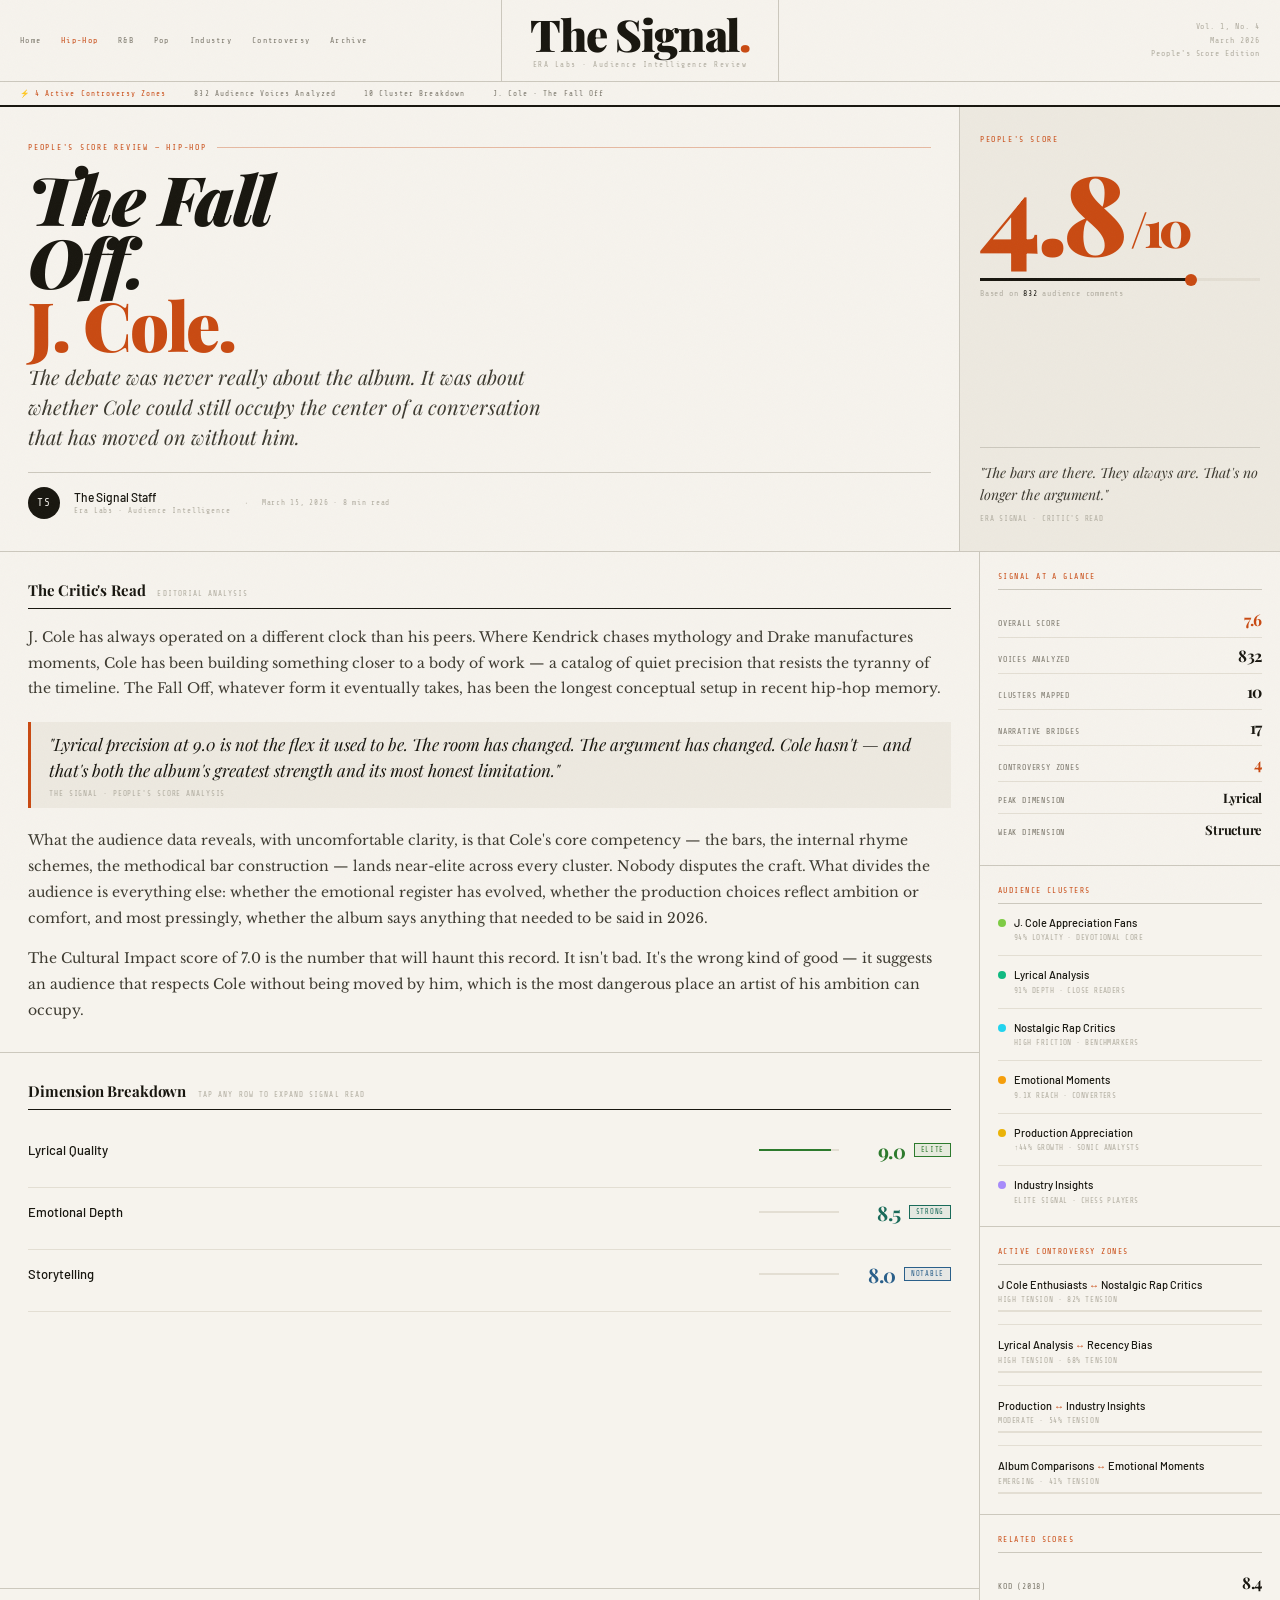
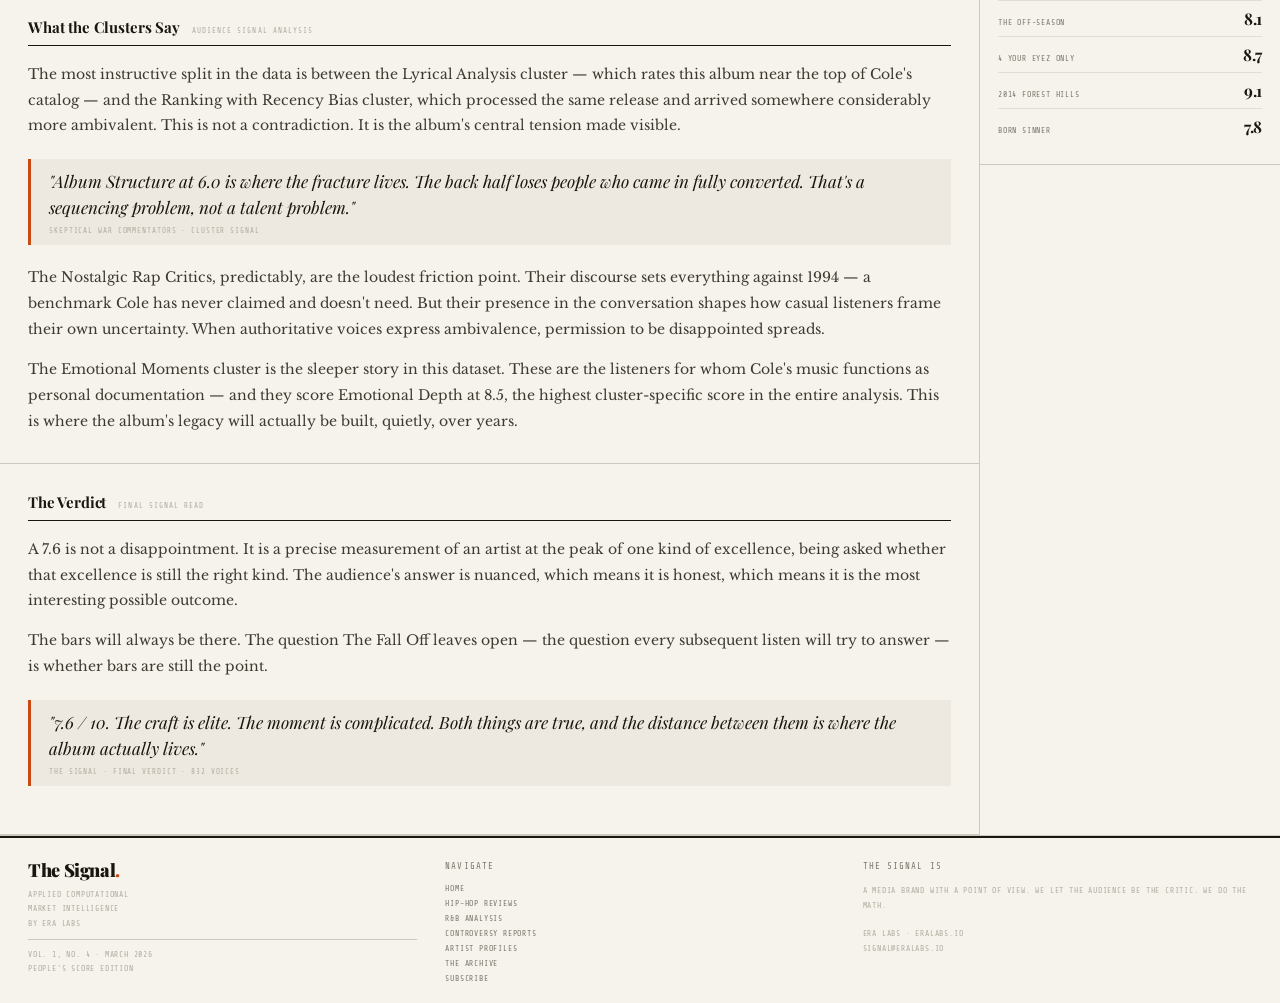
<file: review-j-cole.html>
<!DOCTYPE html>
<html lang="en">
<head>
  <meta charset="UTF-8" />
  <meta name="viewport" content="width=device-width, initial-scale=1" />
  <title>The Signal — J. Cole / The Fall Off</title>
  <link rel="stylesheet" href="style.css" />

  <!-- Privacy-friendly analytics by Plausible -->
  <script async src="https://plausible.io/js/pa-CUU84pSwEZfJxFppBnPZR.js"></script>
  <script>
    window.plausible = window.plausible || function () {
      (plausible.q = plausible.q || []).push(arguments);
    };
    plausible.init = plausible.init || function (i) { plausible.o = i || {}; };
    plausible.init();
  </script>
</head>
<body>
  <div id="grain"></div>

  <div id="page">

    <!-- MASTHEAD -->
    <div id="masthead" class="fade-in">
      <div class="mast-top">
        <div class="mast-left">
          <div class="mast-nav">
            <a href="index.html">Home</a>
            <a class="on">Hip-Hop</a>
            <a>R&amp;B</a>
            <a>Pop</a>
            <a>Industry</a>
            <a>Controversy</a>
            <a>Archive</a>
          </div>
        </div>

        <div class="mast-center">
          <div class="mast-name"><a href="index.html" style="text-decoration:none;color:inherit">The Signal<span>.</span></a></div>
          <div class="mast-tagline">ERA Labs · Audience Intelligence Review</div>
        </div>

        <div class="mast-right">
          <div class="mast-date">
            Vol. 1, No. 4<br />
            March 2026<br />
            People's Score Edition
          </div>
        </div>
      </div>

      <div class="mast-kicker">
        <span class="kicker-item hot">⚡ 4 Active Controversy Zones</span>
        <span class="kicker-item">832 Audience Voices Analyzed</span>
        <span class="kicker-item">10 Cluster Breakdown</span>
        <span class="kicker-item">J. Cole · The Fall Off</span>
      </div>
    </div>

    <!-- HERO BAND -->
    <div id="hero-band" class="fade-up">
      <div id="hero-left">
        <div class="review-label">People's Score Review — Hip-Hop</div>

        <div class="hero-hed">
          <span class="hero-line">The Fall</span>
          <span class="hero-line">Off.</span>
          <em class="hero-line">J. Cole.</em>
        </div>

        <div class="hero-dek">
          The debate was never really about the album. It was about whether Cole could still occupy the center of a conversation that has moved on without him.
        </div>

        <div class="byline-row">
          <div class="byline-avatar">TS</div>
          <div>
            <div class="byline-name">The Signal Staff</div>
            <div class="byline-role">Era Labs · Audience Intelligence</div>
          </div>
          <span class="byline-sep">·</span>
          <div class="byline-date">March 15, 2026 · 8 min read</div>
        </div>
      </div>

      <div id="hero-right">
        <div class="score-panel">
          <div>
            <div class="score-panel-label">People's Score</div>
            <div class="score-giant">
              <span id="score-num">0.0</span><span class="score-slash"> /10</span>
            </div>
            <div class="score-track">
              <div class="score-fill" id="score-fill"></div>
            </div>
            <div class="score-meta">Based on <strong id="comment-count">0</strong> audience comments</div>
          </div>

          <div class="score-verdict">
            <div class="score-verdict-q">"The bars are there. They always are. That's no longer the argument."</div>
            <div class="score-verdict-attr">ERA Signal · Critic's Read</div>
          </div>
        </div>
      </div>
    </div>

    <!-- BODY GRID -->
    <div id="body-grid">
      <div id="main-col">

        <!-- Critic's Read -->
        <div class="body-section fade-up">
          <div class="section-hed">The Critic's Read <span>Editorial analysis</span></div>
          <div class="body-p">J. Cole has always operated on a different clock than his peers. Where Kendrick chases mythology and Drake manufactures moments, Cole has been building something closer to a body of work — a catalog of quiet precision that resists the tyranny of the timeline. The Fall Off, whatever form it eventually takes, has been the longest conceptual setup in recent hip-hop memory.</div>
          <div class="pull-quote">
            <div class="pq-text">"Lyrical precision at 9.0 is not the flex it used to be. The room has changed. The argument has changed. Cole hasn't — and that's both the album's greatest strength and its most honest limitation."</div>
            <div class="pq-attr">The Signal · People's Score Analysis</div>
          </div>
          <div class="body-p">What the audience data reveals, with uncomfortable clarity, is that Cole's core competency — the bars, the internal rhyme schemes, the methodical bar construction — lands near-elite across every cluster. Nobody disputes the craft. What divides the audience is everything else: whether the emotional register has evolved, whether the production choices reflect ambition or comfort, and most pressingly, whether the album says anything that needed to be said in 2026.</div>
          <div class="body-p">The Cultural Impact score of 7.0 is the number that will haunt this record. It isn't bad. It's the wrong kind of good — it suggests an audience that respects Cole without being moved by him, which is the most dangerous place an artist of his ambition can occupy.</div>
        </div>

        <!-- Dimension Breakdown -->
        <div class="body-section fade-up" id="dims-section">
          <div class="section-hed">Dimension Breakdown <span>Tap any row to expand signal read</span></div>
          <div id="dim-table" class="dim-table"></div>
        </div>

        <!-- What the Clusters Say -->
        <div class="body-section fade-up">
          <div class="section-hed">What the Clusters Say <span>Audience signal analysis</span></div>
          <div class="body-p">The most instructive split in the data is between the Lyrical Analysis cluster — which rates this album near the top of Cole's catalog — and the Ranking with Recency Bias cluster, which processed the same release and arrived somewhere considerably more ambivalent. This is not a contradiction. It is the album's central tension made visible.</div>
          <div class="pull-quote">
            <div class="pq-text">"Album Structure at 6.0 is where the fracture lives. The back half loses people who came in fully converted. That's a sequencing problem, not a talent problem."</div>
            <div class="pq-attr">Skeptical War Commentators · Cluster Signal</div>
          </div>
          <div class="body-p">The Nostalgic Rap Critics, predictably, are the loudest friction point. Their discourse sets everything against 1994 — a benchmark Cole has never claimed and doesn't need. But their presence in the conversation shapes how casual listeners frame their own uncertainty. When authoritative voices express ambivalence, permission to be disappointed spreads.</div>
          <div class="body-p">The Emotional Moments cluster is the sleeper story in this dataset. These are the listeners for whom Cole's music functions as personal documentation — and they score Emotional Depth at 8.5, the highest cluster-specific score in the entire analysis. This is where the album's legacy will actually be built, quietly, over years.</div>
        </div>

        <!-- The Verdict -->
        <div class="body-section fade-up">
          <div class="section-hed">The Verdict <span>Final signal read</span></div>
          <div class="body-p">A 7.6 is not a disappointment. It is a precise measurement of an artist at the peak of one kind of excellence, being asked whether that excellence is still the right kind. The audience's answer is nuanced, which means it is honest, which means it is the most interesting possible outcome.</div>
          <div class="body-p">The bars will always be there. The question The Fall Off leaves open — the question every subsequent listen will try to answer — is whether bars are still the point.</div>
          <div class="pull-quote">
            <div class="pq-text">"7.6 / 10. The craft is elite. The moment is complicated. Both things are true, and the distance between them is where the album actually lives."</div>
            <div class="pq-attr">The Signal · Final Verdict · 832 voices</div>
          </div>
        </div>

      </div><!-- /main-col -->

      <!-- SIDEBAR -->
      <div id="side-col">
        <div class="side-block fade-in">
          <div class="side-label">Signal at a Glance</div>
          <div class="stat-row"><span class="stat-name">Overall Score</span><span class="stat-val accent" id="glance-score">—</span></div>
          <div class="stat-row"><span class="stat-name">Voices Analyzed</span><span class="stat-val">832</span></div>
          <div class="stat-row"><span class="stat-name">Clusters Mapped</span><span class="stat-val">10</span></div>
          <div class="stat-row"><span class="stat-name">Narrative Bridges</span><span class="stat-val">17</span></div>
          <div class="stat-row"><span class="stat-name">Controversy Zones</span><span class="stat-val accent">4</span></div>
          <div class="stat-row"><span class="stat-name">Peak Dimension</span><span class="stat-val" style="font-size:13px">Lyrical</span></div>
          <div class="stat-row"><span class="stat-name">Weak Dimension</span><span class="stat-val" style="font-size:13px">Structure</span></div>
        </div>

        <div class="side-block fade-in">
          <div class="side-label">Audience Clusters</div>
          <div id="cluster-list"></div>
        </div>

        <div class="side-block fade-in">
          <div class="side-label">Active Controversy Zones</div>
          <div id="controversy-list"></div>
        </div>

        <div class="side-block fade-in">
          <div class="side-label">Related Scores</div>
          <div class="stat-row"><span class="stat-name">KOD (2018)</span><span class="stat-val">8.4</span></div>
          <div class="stat-row"><span class="stat-name">The Off-Season</span><span class="stat-val">8.1</span></div>
          <div class="stat-row"><span class="stat-name">4 Your Eyez Only</span><span class="stat-val">8.7</span></div>
          <div class="stat-row"><span class="stat-name">2014 Forest Hills</span><span class="stat-val">9.1</span></div>
          <div class="stat-row"><span class="stat-name">Born Sinner</span><span class="stat-val">7.8</span></div>
        </div>
      </div><!-- /side-col -->

    </div><!-- /body-grid -->

    <!-- FOOTER -->
    <div id="foot" class="fade-in">
      <div class="foot-col">
        <div class="foot-title">The Signal<span>.</span></div>
        <div class="foot-body">
          Applied Computational<br />
          Market Intelligence<br />
          by ERA Labs
        </div>
        <div class="foot-rule"></div>
        <div class="foot-body">
          Vol. 1, No. 4 · March 2026<br />
          People's Score Edition
        </div>
      </div>

      <div class="foot-col">
        <div class="foot-body" style="color:var(--ink3);font-size:9px;letter-spacing:0.12em;margin-bottom:10px;">NAVIGATE</div>
        <div class="foot-links">
          <a class="foot-link" href="index.html">Home</a>
          <a class="foot-link">Hip-Hop Reviews</a>
          <a class="foot-link">R&amp;B Analysis</a>
          <a class="foot-link">Controversy Reports</a>
          <a class="foot-link">Artist Profiles</a>
          <a class="foot-link">The Archive</a>
          <a class="foot-link">Subscribe</a>
        </div>
      </div>

      <div class="foot-col">
        <div class="foot-body" style="color:var(--ink3);font-size:9px;letter-spacing:0.12em;margin-bottom:10px;">THE SIGNAL IS</div>
        <div class="foot-body">
          A media brand with a point of view. We let the audience be the critic. We do the math.<br /><br />
          ERA Labs · eralabs.io<br />
          signal@eralabs.io
        </div>
      </div>
    </div>

  </div><!-- /page -->

  <!-- Page data is the default in script.js — no override needed -->
  <script src="script.js"></script>
</body>
</html>
</file>
<file: style.css>
@import url('https://fonts.googleapis.com/css2?family=Playfair+Display:ital,wght@0,400;0,700;0,900;1,400;1,700;1,900&family=Share+Tech+Mono&family=Libre+Baskerville:ital,wght@0,400;0,700;1,400&family=Barlow:wght@300;400;500&display=swap');

:root {
  --ink: #18160f;
  --ink2: #3d3a30;
  --ink3: #7a766a;
  --ink4: #b0ac9f;
  --paper: #F6F3ED;
  --paper2: #EDE9E0;
  --paper3: #E3DED3;
  --accent: #C94A12;
  --accent2: #8B3009;
  --rule: #ccc8bd;
}

* { box-sizing: border-box; margin: 0; padding: 0; }

html {
  -webkit-text-size-adjust: 100%;
  scroll-behavior: smooth;
}

body {
  background: var(--paper);
  color: var(--ink);
  font-family: 'Libre Baskerville', serif;
  -webkit-font-smoothing: antialiased;
  overflow-x: hidden;
}

img, video, svg {
  max-width: 100%;
  height: auto;
}

#page {
  width: 100%;
  overflow-x: hidden;
}

/* ── GRAIN OVERLAY ── */
#grain {
  position: fixed;
  inset: 0;
  pointer-events: none;
  z-index: 100;
  opacity: 0.028;
  background-image: url("data:image/svg+xml,%3Csvg viewBox='0 0 256 256' xmlns='http://www.w3.org/2000/svg'%3E%3Cfilter id='n'%3E%3CfeTurbulence type='fractalNoise' baseFrequency='0.9' numOctaves='4' stitchTiles='stitch'/%3E%3C/filter%3E%3Crect width='100%25' height='100%25' filter='url(%23n)'/%3E%3C/svg%3E");
  background-size: 200px;
}

/* ── MASTHEAD ── */
#masthead {
  border-bottom: 2.5px solid var(--ink);
  padding: 0;
}

.mast-top {
  display: flex;
  align-items: stretch;
  border-bottom: 0.5px solid var(--rule);
}

.mast-left {
  padding: 14px 20px;
  border-right: 0.5px solid var(--rule);
  flex: 1;
  display: flex;
  align-items: center;
  gap: 16px;
  min-width: 0;
}

.mast-nav {
  display: flex;
  gap: 20px;
  flex-wrap: wrap;
}

.mast-nav a {
  font-family: 'Share Tech Mono', monospace;
  font-size: 8px;
  letter-spacing: 0.16em;
  color: var(--ink3);
  text-decoration: none;
  transition: color 0.2s;
  cursor: pointer;
}

.mast-nav a:hover, .mast-nav a.on { color: var(--accent); }

.mast-center {
  padding: 12px 28px;
  text-align: center;
  flex: 0 0 auto;
}

.mast-name {
  font-family: 'Playfair Display', serif;
  font-weight: 900;
  font-size: clamp(26px, 4vw, 44px);
  letter-spacing: -0.03em;
  color: var(--ink);
  line-height: 1;
}

.mast-name span { color: var(--accent); }

.mast-tagline {
  font-family: 'Share Tech Mono', monospace;
  font-size: 7.5px;
  letter-spacing: 0.2em;
  color: var(--ink4);
  margin-top: 4px;
}

.mast-right {
  padding: 14px 20px;
  text-align: right;
  border-left: 0.5px solid var(--rule);
  flex: 1;
  display: flex;
  align-items: center;
  justify-content: flex-end;
  min-width: 0;
}

.mast-date {
  font-family: 'Share Tech Mono', monospace;
  font-size: 8px;
  letter-spacing: 0.12em;
  color: var(--ink4);
  line-height: 1.7;
}

.mast-kicker {
  padding: 7px 20px;
  display: flex;
  gap: 28px;
  flex-wrap: wrap;
}

.kicker-item {
  font-family: 'Share Tech Mono', monospace;
  font-size: 7.5px;
  letter-spacing: 0.14em;
  color: var(--ink3);
  cursor: pointer;
}

.kicker-item.hot { color: var(--accent); }

/* ── HERO BAND ── */
#hero-band {
  border-bottom: 0.5px solid var(--rule);
  display: grid;
  grid-template-columns: minmax(0, 1fr) 320px;
}

#hero-left {
  padding: 36px 28px 32px;
  border-right: 0.5px solid var(--rule);
  min-width: 0;
}

#hero-right {
  padding: 28px 20px;
  background: var(--paper2);
  min-width: 0;
}

.review-label {
  font-family: 'Share Tech Mono', monospace;
  font-size: 8px;
  letter-spacing: 0.22em;
  color: var(--accent);
  display: flex;
  align-items: center;
  gap: 10px;
  margin-bottom: 14px;
  text-transform: uppercase;
}

.review-label::after {
  content:'';
  flex:1;
  height:0.5px;
  background:var(--accent);
  opacity:0.35;
}

.hero-hed {
  font-family: 'Playfair Display', serif;
  font-weight: 900;
  font-style: italic;
  font-size: clamp(36px, 5.5vw, 68px);
  line-height: 0.93;
  letter-spacing: -0.025em;
  color: var(--ink);
  margin-bottom: 6px;
}

.hero-hed em {
  font-style: normal;
  color: var(--accent);
}

.hero-line {
  display: block;
}

.hero-dek {
  font-family: 'Playfair Display', serif;
  font-style: italic;
  font-weight: 400;
  font-size: clamp(15px, 1.9vw, 20px);
  color: var(--ink2);
  line-height: 1.5;
  margin-bottom: 20px;
  max-width: 540px;
}

.byline-row {
  display: flex;
  align-items: center;
  gap: 14px;
  padding-top: 14px;
  border-top: 0.5px solid var(--rule);
  flex-wrap: wrap;
}

.byline-avatar {
  width: 32px;
  height: 32px;
  border-radius: 50%;
  background: var(--ink);
  display: flex;
  align-items: center;
  justify-content: center;
  font-family: 'Share Tech Mono', monospace;
  font-size: 11px;
  color: var(--paper);
  letter-spacing: 0.05em;
  flex-shrink: 0;
}

.byline-name {
  font-family: 'Barlow', sans-serif;
  font-weight: 500;
  font-size: 12px;
  color: var(--ink);
}

.byline-role {
  font-family: 'Share Tech Mono', monospace;
  font-size: 7.5px;
  letter-spacing: 0.12em;
  color: var(--ink4);
  margin-top: 2px;
}

.byline-sep {
  color: var(--rule);
  font-size: 10px;
}

.byline-date {
  font-family: 'Share Tech Mono', monospace;
  font-size: 7.5px;
  letter-spacing: 0.1em;
  color: var(--ink4);
}

/* Score panel */
.score-panel {
  height: 100%;
  display: flex;
  flex-direction: column;
  justify-content: space-between;
  gap: 18px;
}

.score-panel-label {
  font-family: 'Share Tech Mono', monospace;
  font-size: 8px;
  letter-spacing: 0.2em;
  color: var(--accent);
  margin-bottom: 12px;
  text-transform: uppercase;
}

.score-giant {
  font-family: 'Playfair Display', serif;
  font-weight: 900;
  font-size: clamp(72px, 12vw, 110px);
  line-height: 1;
  letter-spacing: -0.04em;
  color: var(--ink);
}

.score-giant span { color: var(--accent); }

.score-slash {
  font-size: 0.45em;
  color: var(--ink4);
  vertical-align: middle;
}

.score-track {
  height: 3px;
  background: var(--paper3);
  margin: 12px 0 8px;
  position: relative;
}

.score-fill {
  height: 100%;
  background: var(--ink);
  width: 0%;
  transition: width 1.6s cubic-bezier(0.2,0,0,1);
  position: relative;
}

.score-fill::after {
  content: '';
  position: absolute;
  right: -4px;
  top: -4.5px;
  width: 12px;
  height: 12px;
  border-radius: 50%;
  background: var(--accent);
}

.score-meta {
  font-family: 'Share Tech Mono', monospace;
  font-size: 8px;
  letter-spacing: 0.1em;
  color: var(--ink4);
}

.score-meta strong {
  color: var(--ink);
  font-weight: 400;
}

.score-verdict {
  margin-top: 14px;
  padding-top: 14px;
  border-top: 0.5px solid var(--rule);
}

.score-verdict-q {
  font-family: 'Playfair Display', serif;
  font-style: italic;
  font-size: 14px;
  color: var(--ink2);
  line-height: 1.55;
  margin-bottom: 8px;
}

.score-verdict-attr {
  font-family: 'Share Tech Mono', monospace;
  font-size: 7.5px;
  letter-spacing: 0.1em;
  color: var(--ink4);
  text-transform: uppercase;
}

/* ── BODY ── */
#body-grid {
  display: grid;
  grid-template-columns: minmax(0, 1fr) 300px;
  border-bottom: 0.5px solid var(--rule);
}

#main-col {
  border-right: 0.5px solid var(--rule);
  min-width: 0;
}

.body-section {
  padding: 28px 28px;
  border-bottom: 0.5px solid var(--rule);
}

.section-hed {
  font-family: 'Playfair Display', serif;
  font-weight: 700;
  font-size: 15px;
  letter-spacing: -0.01em;
  color: var(--ink);
  padding-bottom: 8px;
  margin-bottom: 16px;
  border-bottom: 1px solid var(--ink);
  display: flex;
  align-items: baseline;
  gap: 12px;
  flex-wrap: wrap;
}

.section-hed span {
  font-family: 'Share Tech Mono', monospace;
  font-size: 7.5px;
  letter-spacing: 0.14em;
  color: var(--ink4);
  font-weight: 400;
  text-transform: uppercase;
}

.body-p {
  font-family: 'Libre Baskerville', serif;
  font-size: 14px;
  line-height: 1.85;
  color: var(--ink2);
  margin-bottom: 14px;
}

.body-p:last-child { margin-bottom: 0; }

.pull-quote {
  border-left: 3px solid var(--accent);
  margin: 20px 0;
  padding: 10px 18px;
  background: var(--paper2);
}

.pq-text {
  font-family: 'Playfair Display', serif;
  font-style: italic;
  font-size: 17px;
  color: var(--ink);
  line-height: 1.5;
  margin-bottom: 6px;
}

.pq-attr {
  font-family: 'Share Tech Mono', monospace;
  font-size: 7.5px;
  letter-spacing: 0.12em;
  color: var(--ink4);
  text-transform: uppercase;
}

/* Dim breakdown in main */
.dim-table { width: 100%; }

.dim-t-row {
  display: grid;
  grid-template-columns: minmax(0, 1fr) 80px 100px;
  padding: 11px 0;
  border-bottom: 0.5px solid var(--paper3);
  align-items: center;
  cursor: pointer;
  opacity: 0;
  transform: translateX(-8px);
  transition: opacity 0.4s, transform 0.4s, background 0.15s;
  gap: 12px;
}

.dim-t-row.show {
  opacity: 1;
  transform: translateX(0);
}

.dim-t-row:hover {
  background: var(--paper2);
  margin: 0 -28px;
  padding: 11px 28px;
}

.dim-t-name {
  font-family: 'Barlow', sans-serif;
  font-size: 13px;
  font-weight: 500;
  color: var(--ink);
  min-width: 0;
}

.dim-t-bar-wrap {
  display: flex;
  align-items: center;
  gap: 6px;
  min-width: 0;
}

.dim-t-track {
  flex: 1;
  height: 2px;
  background: var(--paper3);
}

.dim-t-fill {
  height: 100%;
  width: 0%;
  transition: width 1s cubic-bezier(0.2,0,0,1);
}

.dim-t-right {
  display: flex;
  align-items: center;
  justify-content: flex-end;
  gap: 8px;
  min-width: 0;
}

.dim-t-score {
  font-family: 'Playfair Display', serif;
  font-weight: 700;
  font-size: 20px;
  color: var(--ink);
  letter-spacing: -0.02em;
  flex-shrink: 0;
}

.dim-t-tier {
  font-family: 'Share Tech Mono', monospace;
  font-size: 7px;
  letter-spacing: 0.1em;
  padding: 2px 6px;
  border-width: 0.5px;
  border-style: solid;
  white-space: nowrap;
  flex-shrink: 0;
  text-transform: uppercase;
}

.dim-expand {
  grid-column: 1/-1;
  font-family: 'Libre Baskerville', serif;
  font-style: italic;
  font-size: 11.5px;
  color: var(--ink3);
  line-height: 1.6;
  max-height: 0;
  overflow: hidden;
  transition: max-height 0.4s ease, opacity 0.3s, padding 0.3s;
  opacity: 0;
  padding-top: 0;
}

.dim-t-row.expanded .dim-expand {
  max-height: 120px;
  opacity: 1;
  padding-top: 8px;
}

/* Signal sidebar */
#side-col {
  padding: 0;
  min-width: 0;
}

.side-block {
  padding: 20px 18px;
  border-bottom: 0.5px solid var(--rule);
}

.side-label {
  font-family: 'Share Tech Mono', monospace;
  font-size: 8px;
  letter-spacing: 0.18em;
  color: var(--accent);
  margin-bottom: 12px;
  padding-bottom: 8px;
  border-bottom: 0.5px solid var(--rule);
  text-transform: uppercase;
}

.cluster-item {
  display: flex;
  align-items: flex-start;
  gap: 8px;
  margin-bottom: 12px;
  padding-bottom: 12px;
  border-bottom: 0.5px solid var(--paper3);
  cursor: default;
}

.cluster-item:last-child {
  border-bottom: none;
  margin-bottom: 0;
  padding-bottom: 0;
}

.cluster-dot {
  width: 8px;
  height: 8px;
  border-radius: 50%;
  flex-shrink: 0;
  margin-top: 3px;
}

.cluster-name {
  font-family: 'Barlow', sans-serif;
  font-weight: 500;
  font-size: 11px;
  color: var(--ink);
  line-height: 1.3;
  margin-bottom: 2px;
}

.cluster-read {
  font-family: 'Share Tech Mono', monospace;
  font-size: 7.5px;
  letter-spacing: 0.06em;
  color: var(--ink4);
  line-height: 1.5;
  text-transform: uppercase;
}

.stat-row {
  display: flex;
  justify-content: space-between;
  align-items: baseline;
  padding: 7px 0;
  border-bottom: 0.5px solid var(--paper3);
  gap: 16px;
}

.stat-row:last-child { border-bottom: none; }

.stat-name {
  font-family: 'Share Tech Mono', monospace;
  font-size: 8px;
  letter-spacing: 0.1em;
  color: var(--ink3);
  text-transform: uppercase;
}

.stat-val {
  font-family: 'Playfair Display', serif;
  font-weight: 700;
  font-size: 16px;
  color: var(--ink);
  letter-spacing: -0.02em;
  text-align: right;
}

.stat-val.accent { color: var(--accent); }

.controversy-item {
  margin-bottom: 12px;
  padding-bottom: 12px;
  border-bottom: 0.5px solid var(--paper3);
}

.controversy-item:last-child {
  border-bottom: none;
  margin-bottom: 0;
  padding-bottom: 0;
}

.con-versus {
  font-family: 'Barlow', sans-serif;
  font-weight: 500;
  font-size: 11px;
  color: var(--ink);
  margin-bottom: 3px;
  line-height: 1.4;
}

.con-sym {
  color: var(--accent);
  font-size: 10px;
}

.con-label {
  font-family: 'Share Tech Mono', monospace;
  font-size: 7.5px;
  letter-spacing: 0.08em;
  color: var(--ink4);
  text-transform: uppercase;
}

.con-bar {
  height: 2px;
  background: var(--paper3);
  margin-top: 6px;
}

.con-fill {
  height: 100%;
  background: var(--accent);
  width: 0%;
  transition: width 1s cubic-bezier(0.2,0,0,1);
}

/* ── INDEX PAGE ── */
.index-hero {
  padding: 60px 28px 40px;
  border-bottom: 0.5px solid var(--rule);
  max-width: 720px;
}

.index-hero-label {
  font-family: 'Share Tech Mono', monospace;
  font-size: 8px;
  letter-spacing: 0.22em;
  color: var(--accent);
  text-transform: uppercase;
  margin-bottom: 16px;
}

.index-hero-hed {
  font-family: 'Playfair Display', serif;
  font-weight: 900;
  font-style: italic;
  font-size: clamp(28px, 4vw, 48px);
  line-height: 1.05;
  letter-spacing: -0.02em;
  color: var(--ink);
  margin-bottom: 14px;
}

.index-hero-dek {
  font-family: 'Libre Baskerville', serif;
  font-size: 14px;
  line-height: 1.8;
  color: var(--ink2);
  max-width: 560px;
}

.reviews-grid {
  display: grid;
  grid-template-columns: repeat(auto-fill, minmax(280px, 1fr));
  border-top: 0.5px solid var(--rule);
}

.review-card {
  padding: 24px 24px;
  border-right: 0.5px solid var(--rule);
  border-bottom: 0.5px solid var(--rule);
  text-decoration: none;
  display: block;
  transition: background 0.2s;
}

.review-card:hover { background: var(--paper2); }

.rc-genre {
  font-family: 'Share Tech Mono', monospace;
  font-size: 7.5px;
  letter-spacing: 0.16em;
  color: var(--accent);
  text-transform: uppercase;
  margin-bottom: 10px;
}

.rc-artist {
  font-family: 'Playfair Display', serif;
  font-weight: 900;
  font-size: 22px;
  letter-spacing: -0.02em;
  color: var(--ink);
  line-height: 1;
  margin-bottom: 4px;
}

.rc-album {
  font-family: 'Playfair Display', serif;
  font-style: italic;
  font-size: 13px;
  color: var(--ink3);
  margin-bottom: 14px;
}

.rc-score {
  font-family: 'Playfair Display', serif;
  font-weight: 900;
  font-size: 36px;
  color: var(--ink);
  letter-spacing: -0.03em;
  line-height: 1;
}

.rc-score span {
  font-size: 14px;
  color: var(--ink4);
  font-weight: 400;
  letter-spacing: 0;
}

.rc-meta {
  font-family: 'Share Tech Mono', monospace;
  font-size: 7.5px;
  letter-spacing: 0.1em;
  color: var(--ink4);
  margin-top: 10px;
  text-transform: uppercase;
}

/* ── FOOTER ── */
#foot {
  border-top: 2.5px solid var(--ink);
  padding: 20px 28px;
  display: grid;
  grid-template-columns: 1fr 1fr 1fr;
  gap: 28px;
}

.foot-title {
  font-family: 'Playfair Display', serif;
  font-weight: 900;
  font-size: 18px;
  letter-spacing: -0.02em;
  color: var(--ink);
  margin-bottom: 6px;
}

.foot-title span { color: var(--accent); }

.foot-body {
  font-family: 'Share Tech Mono', monospace;
  font-size: 8px;
  letter-spacing: 0.1em;
  color: var(--ink4);
  line-height: 1.8;
  text-transform: uppercase;
}

.foot-links {
  display: flex;
  flex-direction: column;
  gap: 6px;
  margin-top: 10px;
}

.foot-link {
  font-family: 'Share Tech Mono', monospace;
  font-size: 8px;
  letter-spacing: 0.1em;
  color: var(--ink3);
  cursor: pointer;
  transition: color 0.2s;
  text-decoration: none;
  text-transform: uppercase;
}

.foot-link:hover { color: var(--accent); }

.foot-rule {
  height: 0.5px;
  background: var(--rule);
  margin: 8px 0;
}

/* Animations */
.fade-up {
  opacity:0;
  transform:translateY(10px);
  transition:opacity 0.6s ease, transform 0.6s ease;
}

.fade-up.show {
  opacity:1;
  transform:translateY(0);
}

.fade-in {
  opacity:0;
  transition:opacity 0.5s ease;
}

.fade-in.show { opacity:1; }

/* ── TABLET ── */
@media (max-width: 1100px) {
  #hero-band {
    grid-template-columns: minmax(0, 1fr) 280px;
  }

  #body-grid {
    grid-template-columns: minmax(0, 1fr) 280px;
  }

  .hero-hed {
    font-size: clamp(34px, 7vw, 58px);
  }

  #foot {
    grid-template-columns: 1fr;
    gap: 18px;
  }
}

/* ── MOBILE / SMALL TABLET ── */
@media (max-width: 820px) {
  .mast-top {
    flex-direction: column;
  }

  .mast-left,
  .mast-center,
  .mast-right {
    border: 0;
    width: 100%;
    justify-content: flex-start;
    text-align: left;
    padding: 14px 16px;
  }

  .mast-left {
    border-bottom: 0.5px solid var(--rule);
  }

  .mast-center {
    border-bottom: 0.5px solid var(--rule);
    padding-top: 16px;
    padding-bottom: 16px;
  }

  .mast-right {
    border-bottom: 0.5px solid var(--rule);
  }

  .mast-nav {
    gap: 12px;
  }

  .mast-nav a {
    font-size: 9px;
    letter-spacing: 0.12em;
  }

  .mast-name {
    font-size: clamp(30px, 10vw, 46px);
    line-height: 0.95;
  }

  .mast-tagline,
  .mast-date,
  .kicker-item {
    font-size: 8px;
  }

  .mast-kicker {
    gap: 10px 14px;
    padding: 10px 16px;
  }

  #hero-band {
    grid-template-columns: 1fr;
  }

  #hero-left {
    border-right: 0;
    border-bottom: 0.5px solid var(--rule);
    padding: 24px 16px 22px;
  }

  #hero-right {
    padding: 18px 16px 20px;
  }

  .review-label {
    font-size: 8px;
    letter-spacing: 0.18em;
    margin-bottom: 12px;
  }

  .hero-hed {
    font-size: clamp(34px, 12vw, 56px);
    line-height: 0.92;
    margin-bottom: 10px;
  }

  .hero-dek {
    font-size: 16px;
    line-height: 1.55;
    max-width: 100%;
    margin-bottom: 18px;
  }

  .byline-row {
    align-items: flex-start;
    gap: 10px;
  }

  .byline-avatar {
    width: 30px;
    height: 30px;
    font-size: 10px;
  }

  .byline-name { font-size: 12px; }

  .byline-role,
  .byline-date {
    font-size: 8px;
  }

  .byline-sep { display: none; }

  .score-panel-label,
  .score-meta,
  .score-verdict-attr {
    font-size: 8px;
  }

  .score-giant {
    font-size: clamp(58px, 20vw, 88px);
  }

  .score-verdict {
    margin-top: 12px;
    padding-top: 12px;
  }

  .score-verdict-q {
    font-size: 14px;
    line-height: 1.5;
  }

  #body-grid {
    grid-template-columns: 1fr;
  }

  #main-col {
    border-right: 0;
  }

  #side-col {
    border-top: 0.5px solid var(--rule);
  }

  .body-section {
    padding: 22px 16px;
  }

  .section-hed {
    font-size: 16px;
    line-height: 1.3;
    gap: 8px;
    margin-bottom: 14px;
    padding-bottom: 8px;
  }

  .section-hed span {
    font-size: 8px;
  }

  .body-p {
    font-size: 14px;
    line-height: 1.82;
    margin-bottom: 14px;
  }

  .pull-quote {
    margin: 18px 0;
    padding: 12px 14px;
  }

  .pq-text {
    font-size: 16px;
    line-height: 1.52;
  }

  .pq-attr {
    font-size: 8px;
  }

  .dim-t-row {
    grid-template-columns: 1fr;
    gap: 8px;
    padding: 12px 0;
  }

  .dim-t-row:hover {
    background: transparent;
    margin: 0;
    padding: 12px 0;
  }

  .dim-t-name {
    font-size: 14px;
    line-height: 1.3;
  }

  .dim-t-bar-wrap {
    width: 100%;
  }

  .dim-t-right {
    justify-content: space-between;
  }

  .dim-t-score {
    font-size: 22px;
  }

  .dim-t-tier {
    font-size: 8px;
    padding: 3px 7px;
  }

  .dim-expand {
    font-size: 12px;
    line-height: 1.65;
  }

  .dim-t-row.expanded .dim-expand {
    max-height: 160px;
  }

  .side-block {
    padding: 18px 16px;
  }

  .side-label { font-size: 8px; }

  .cluster-item {
    gap: 10px;
  }

  .cluster-name,
  .con-versus {
    font-size: 12px;
  }

  .cluster-read,
  .con-label,
  .stat-name {
    font-size: 8px;
  }

  .stat-val {
    font-size: 17px;
  }

  #foot {
    padding: 18px 16px 26px;
    grid-template-columns: 1fr;
    gap: 20px;
  }

  .foot-title {
    font-size: 20px;
  }

  .foot-body,
  .foot-link {
    font-size: 8px;
  }
}

/* ── SMALL PHONES ── */
@media (max-width: 540px) {
  #grain { opacity: 0.02; }

  .mast-left,
  .mast-center,
  .mast-right {
    padding-left: 14px;
    padding-right: 14px;
  }

  .mast-nav {
    gap: 8px 10px;
  }

  .mast-nav a {
    font-size: 8px;
    letter-spacing: 0.1em;
  }

  .mast-kicker {
    padding: 8px 14px;
    gap: 8px 12px;
  }

  .hero-line {
    display: inline;
  }

  .hero-line:not(:last-child)::after {
    content: " ";
  }

  .hero-hed {
    font-size: clamp(32px, 13vw, 48px);
    line-height: 1.02;
  }

  .hero-dek {
    font-size: 15px;
  }

  #hero-left,
  #hero-right,
  .body-section,
  .side-block,
  #foot {
    padding-left: 14px;
    padding-right: 14px;
  }

  .body-p {
    font-size: 13.5px;
    line-height: 1.8;
  }

  .pq-text {
    font-size: 15px;
  }

  .score-giant {
    font-size: clamp(52px, 18vw, 74px);
  }

  .stat-row {
    gap: 12px;
  }
}

/* ── EXTRA SMALL ── */
@media (max-width: 390px) {
  .mast-name {
    font-size: 28px;
  }

  .hero-hed {
    font-size: 30px;
  }

  .hero-dek {
    font-size: 14px;
  }

  .section-hed {
    font-size: 15px;
  }

  .dim-t-score {
    font-size: 20px;
  }
}

@media (prefers-reduced-motion: reduce) {
  * {
    scroll-behavior: auto !important;
  }

  .fade-in,
  .fade-up,
  .dim-t-row,
  .dim-t-fill,
  .score-fill,
  .con-fill,
  .dim-expand {
    transition: none !important;
  }
}
</file>
